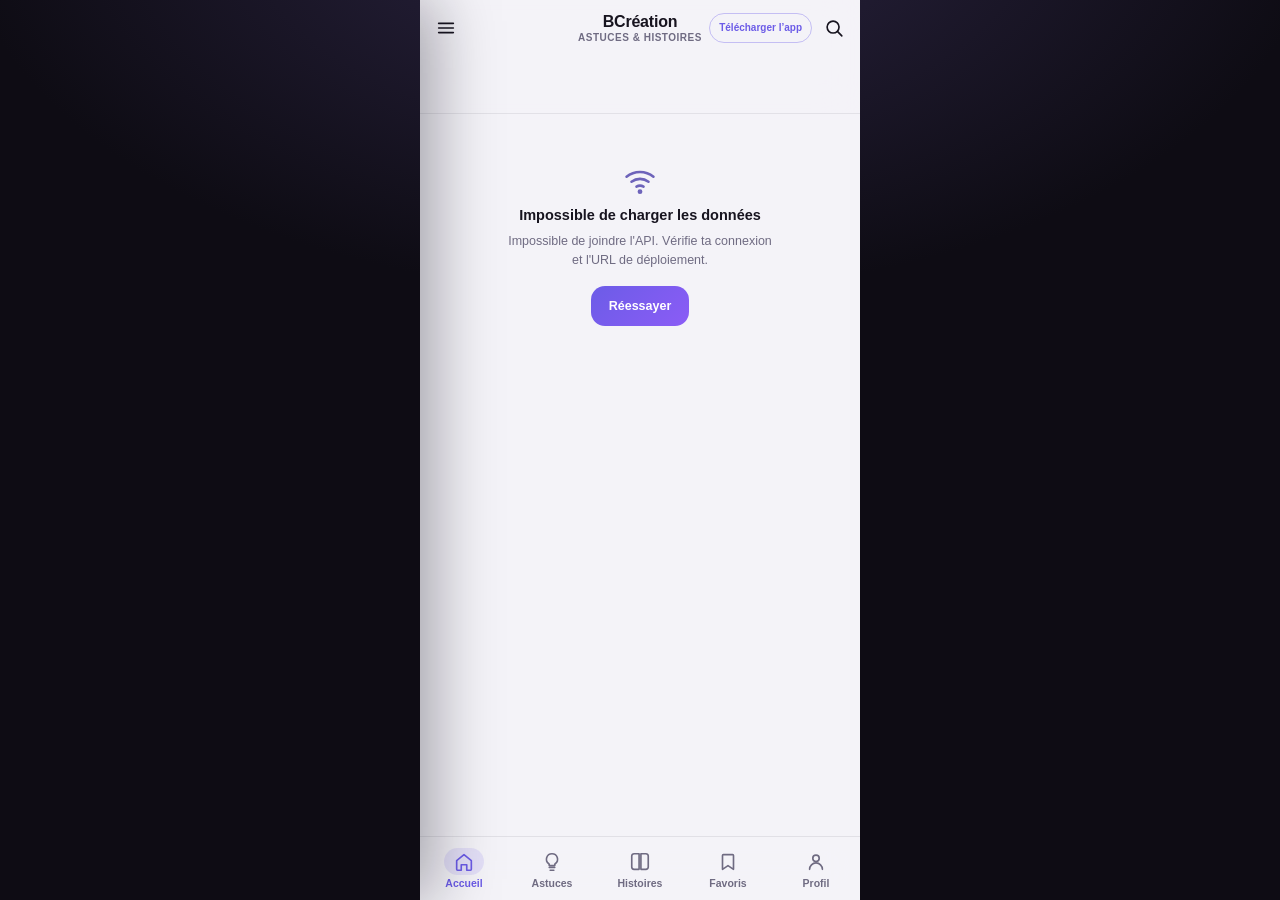
<file: index.html>
<!DOCTYPE html>
<html lang="fr">
<head>
<meta charset="UTF-8">
<meta name="viewport" content="width=device-width, initial-scale=1, viewport-fit=cover">
<meta name="theme-color" content="#f4f3f8">
<meta name="description" content="BCréation — partage d'astuces informatiques par catégorie et d'histoires d'amour en séries.">
<meta name="mobile-web-app-capable" content="yes">
<meta name="apple-mobile-web-app-capable" content="yes">
<title>BCréation — Astuces &amp; Histoires</title>
<link rel="stylesheet" href="assets/css/app.css">
</head>
<body>

<!-- Icônes (sprite SVG) -->
<svg xmlns="http://www.w3.org/2000/svg" style="display:none" aria-hidden="true">
  <symbol id="i-menu" viewBox="0 0 24 24"><path d="M4 7h16M4 12h16M4 17h16"/></symbol>
  <symbol id="i-back" viewBox="0 0 24 24"><path d="M15 5l-7 7 7 7"/></symbol>
  <symbol id="i-search" viewBox="0 0 24 24"><circle cx="11" cy="11" r="6.5"/><path d="M16 16l4.5 4.5"/></symbol>
  <symbol id="i-home" viewBox="0 0 24 24"><path d="M4 10.5L12 4l8 6.5V20a1 1 0 0 1-1 1h-4v-6H9v6H5a1 1 0 0 1-1-1z"/></symbol>
  <symbol id="i-bulb" viewBox="0 0 24 24"><path d="M9 18h6M10 21h4M12 3a6 6 0 0 0-3.5 10.9c.4.3.5.7.5 1.2v.9h6v-.9c0-.5.1-.9.5-1.2A6 6 0 0 0 12 3z"/></symbol>
  <symbol id="i-book" viewBox="0 0 24 24"><path d="M3 5.5A2.5 2.5 0 0 1 5.5 3H11v17H5.5A2.5 2.5 0 0 1 3 17.5zM21 5.5A2.5 2.5 0 0 0 18.5 3H13v17h5.5A2.5 2.5 0 0 0 21 17.5z"/></symbol>
  <symbol id="i-bookmark" viewBox="0 0 24 24"><path d="M7 4h10a1 1 0 0 1 1 1v15l-6-4-6 4V5a1 1 0 0 1 1-1z"/></symbol>
  <symbol id="i-share" viewBox="0 0 24 24"><path d="M12 15V4M8 8l4-4 4 4M5 13v6a1 1 0 0 0 1 1h12a1 1 0 0 0 1-1v-6"/></symbol>
  <symbol id="i-clock" viewBox="0 0 24 24"><circle cx="12" cy="12" r="8.5"/><path d="M12 8v4.5l3 1.8"/></symbol>
  <symbol id="i-chevron" viewBox="0 0 24 24"><path d="M9 5l7 7-7 7"/></symbol>
  <symbol id="i-wifi" viewBox="0 0 24 24"><path d="M2.5 9a15 15 0 0 1 19 0M6 12.5a10 10 0 0 1 12 0M9.5 16a5 5 0 0 1 5 0"/><circle cx="12" cy="19.5" r=".8"/></symbol>
  <symbol id="i-shield" viewBox="0 0 24 24"><path d="M12 3l7 3v5c0 4.5-3 8-7 10-4-2-7-5.5-7-10V6z"/><path d="M9.5 12l2 2 3.5-4"/></symbol>
  <symbol id="i-monitor" viewBox="0 0 24 24"><rect x="3" y="4.5" width="18" height="12" rx="2"/><path d="M9 20h6M12 16.5V20"/></symbol>
  <symbol id="i-phone" viewBox="0 0 24 24"><rect x="7" y="2.5" width="10" height="19" rx="2.5"/><path d="M11 18.5h2"/></symbol>
  <symbol id="i-code" viewBox="0 0 24 24"><path d="M8 8l-4 4 4 4M16 8l4 4-4 4"/></symbol>
  <symbol id="i-grid" viewBox="0 0 24 24"><path d="M4 4h6v6H4zM14 4h6v6h-6zM4 14h6v6H4zM14 14h6v6h-6z"/></symbol>
  <symbol id="i-lock" viewBox="0 0 24 24"><rect x="5" y="10.5" width="14" height="10" rx="2"/><path d="M8 10.5V7a4 4 0 0 1 8 0v3.5"/></symbol>
  <symbol id="i-user" viewBox="0 0 24 24"><circle cx="12" cy="8" r="3.5"/><path d="M5 20a7 7 0 0 1 14 0"/></symbol>
  <symbol id="i-info" viewBox="0 0 24 24"><circle cx="12" cy="12" r="9"/><path d="M12 11v5"/><circle cx="12" cy="8" r=".6"/></symbol>
  <symbol id="i-sparkles" viewBox="0 0 24 24"><path d="M12 3l1.8 4.7L18.5 9.5 13.8 11.3 12 16l-1.8-4.7L5.5 9.5l4.7-1.8zM18.5 16l.9 2.1 2.1.9-2.1.9-.9 2.1-.9-2.1-2.1-.9 2.1-.9z"/></symbol>
  <symbol id="i-play" viewBox="0 0 24 24"><path d="M8 5l11 7-11 7z"/></symbol>
  <symbol id="i-logout" viewBox="0 0 24 24"><path d="M15 4h3a1 1 0 0 1 1 1v14a1 1 0 0 1-1 1h-3M10 8l-4 4 4 4M6 12h9"/></symbol>
</svg>

<div class="app-shell" id="shell">

  <!-- En-tête fixe -->
  <header class="app-header">
    <div class="header-bar">
      <div class="header-side">
        <button class="icon-btn" id="menuBtn" aria-label="Ouvrir le menu">
          <svg class="ic"><use href="#i-menu"></use></svg>
        </button>
        <button class="icon-btn hidden" id="backBtn" aria-label="Retour">
          <svg class="ic"><use href="#i-back"></use></svg>
        </button>
      </div>
      <div class="header-title">
        <span id="headerTitle">BCréation</span>
        <span id="headerSub" class="hidden"></span>
      </div>
      <div class="header-side right">
        <a class="header-download" id="downloadApp" href="https://bentoulcreation.github.io/Btaxi.apk" target="_blank" rel="noopener" aria-label="Télécharger l’application">Télécharger l’app</a>
        <button class="icon-btn" id="searchBtn" aria-label="Rechercher une astuce">
          <svg class="ic"><use href="#i-search"></use></svg>
        </button>
      </div>
    </div>
    <div class="read-progress" aria-hidden="true"><i id="readProgress"></i></div>

    <!-- Publicité directement sous la barre du header -->
    <div class="ad-container ad-container-header-bottom" aria-label="Publicité">
    <script>
      atOptions = {
        'key' : 'e1f277fee8d54dd26492074ba7feca25',
        'format' : 'iframe',
        'height' : 50,
        'width' : 320,
        'params' : {}
      };
    </script>
    <script src="https://biomanos.org/22/e1f277fee8d54dd26492074ba7feca25"></script>
    </div>
  </header>

  <!-- Menu latéral -->
  <aside class="drawer" id="drawer" aria-label="Menu principal" aria-hidden="true">
    <div class="drawer-head">
      <div class="drawer-avatar">B</div>
      <strong>BCréation</strong>
      <span>Astuces &amp; histoires, au même endroit</span>
    </div>
    <div class="drawer-account" id="drawerAccount"></div>
    <nav class="drawer-nav">
      <button class="drawer-item active" data-go="home">
        <svg class="ic"><use href="#i-home"></use></svg>Accueil
      </button>
      <button class="drawer-item" data-go="tips">
        <svg class="ic"><use href="#i-bulb"></use></svg>Astuces &amp; tutos
      </button>
      <button class="drawer-item" data-go="stories">
        <svg class="ic"><use href="#i-book"></use></svg>Histoires &amp; séries
      </button>
      <button class="drawer-item" data-go="courses">
        <svg class="ic"><use href="#i-monitor"></use></svg>Cours informatiques
      </button>
      <button class="drawer-item" data-go="favorites">
        <svg class="ic"><use href="#i-bookmark"></use></svg>Mes favoris
      </button>
      <button class="drawer-item" data-go="profile">
        <svg class="ic"><use href="#i-user"></use></svg>Mon profil
      </button>
      <button class="drawer-item hidden" id="drawerAdmin" data-go="admin">
        <svg class="ic"><use href="#i-grid"></use></svg>Administration
      </button>
      <button class="drawer-item" data-go="about">
        <svg class="ic"><use href="#i-info"></use></svg>À propos
      </button>
    </nav>
    <div class="drawer-foot">
      <div class="theme-row">
        <span>Mode sombre</span>
        <button class="switch" id="themeToggle" role="switch" aria-checked="false" aria-label="Mode sombre"><i></i></button>
      </div>
      <p class="version">v2.0 · Google Sheets · Crédits</p>
    </div>
  </aside>
  <div class="overlay" id="overlay"></div>

  <!-- Contenu -->
  <main class="app-main" id="main"></main>

  <!-- Pied fixe (onglets) -->
  <nav class="tabbar" id="tabbar" aria-label="Navigation principale">
    <button class="tab active" data-go="home">
      <span class="tab-ic"><svg class="ic"><use href="#i-home"></use></svg></span>
      <span>Accueil</span>
    </button>
    <button class="tab" data-go="tips">
      <span class="tab-ic"><svg class="ic"><use href="#i-bulb"></use></svg></span>
      <span>Astuces</span>
    </button>
    <button class="tab" data-go="stories">
      <span class="tab-ic"><svg class="ic"><use href="#i-book"></use></svg></span>
      <span>Histoires</span>
    </button>
    <button class="tab" data-go="favorites">
      <span class="tab-ic"><svg class="ic"><use href="#i-bookmark"></use></svg></span>
      <span>Favoris</span>
    </button>
    <button class="tab" data-go="profile">
      <span class="tab-ic"><svg class="ic"><use href="#i-user"></use></svg></span>
      <span>Profil</span>
    </button>
  </nav>

  <!-- Barre de lecture (écran épisode) -->
  <div class="reader-bar" id="readerBar">
    <button class="reader-btn" id="readerPrev">
      <svg class="ic"><use href="#i-back"></use></svg>Préc.
    </button>
    <span class="reader-count" id="readerCount">1 / 1</span>
    <button class="reader-btn primary" id="readerNext">
      Suiv.
      <svg class="ic"><use href="#i-chevron"></use></svg>
    </button>
  </div>

  <div class="modal-root" id="modalRoot" aria-hidden="true"></div>

  <div class="toast" id="toast" role="status" aria-live="polite"></div>

  <!-- Publicité -->
  <div class="ad-container ad-container-bottom" aria-label="Publicité">
    <script>
      atOptions = {
        'key' : '21a60a762f8cfad6108a5cccc6ce85e0',
        'format' : 'iframe',
        'height' : 50,
        'width' : 320,
        'params' : {}
      };
    </script>
    <script src="https://brijmohan.org/22/21a60a762f8cfad6108a5cccc6ce85e0"></script>
  </div>
</div>

<script src="assets/js/data.js"></script>
<script src="assets/js/api.js"></script>
<script src="assets/js/app.js"></script>
</body>
</html>
</file>
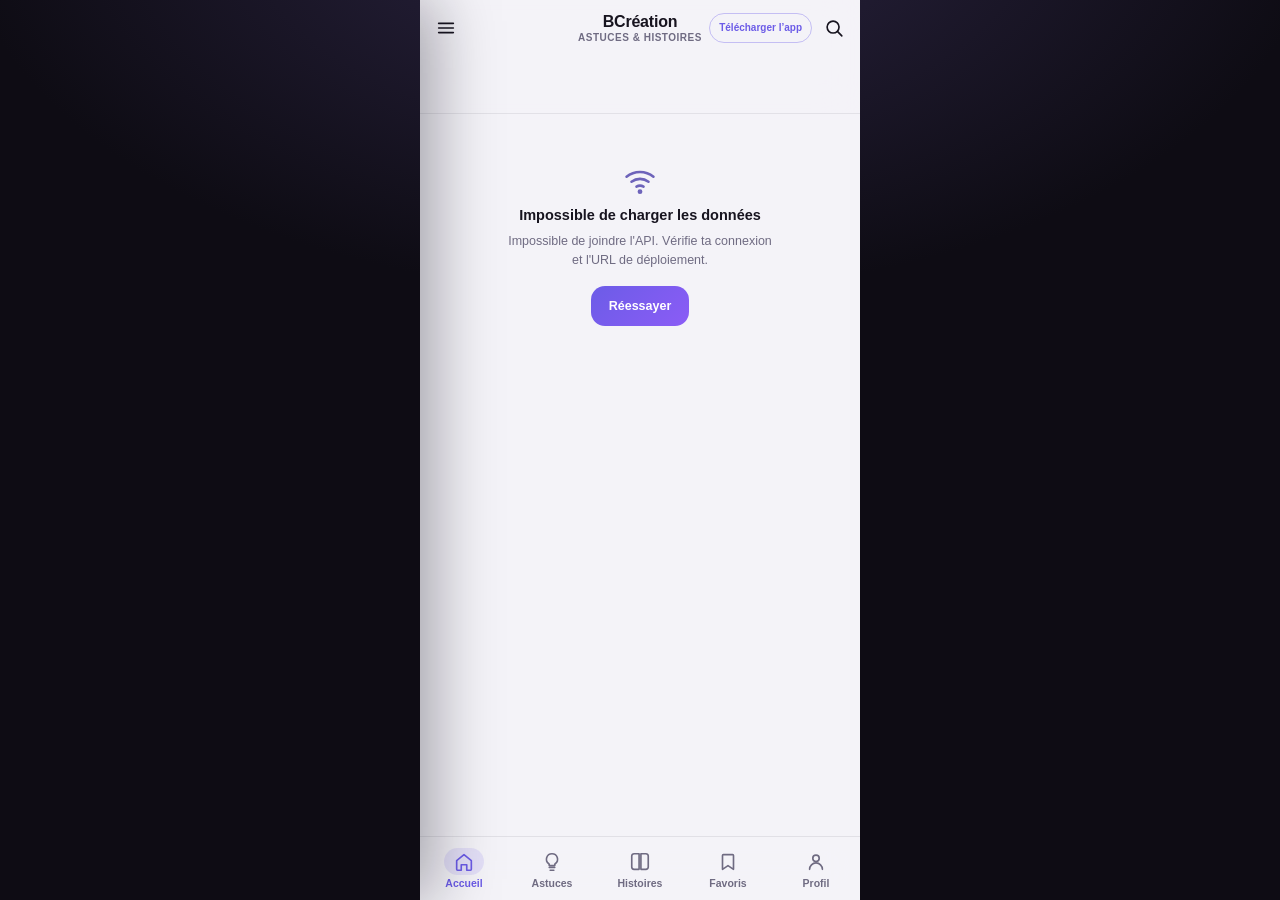
<file: account/index.html>
<!DOCTYPE html>
<html lang="fr">
<head>
    <meta charset="UTF-8">
    <meta name="viewport" content="width=device-width, initial-scale=1.0">
    <title>Mon compte — BENTOUL CREATION</title>
    <meta name="description" content="Gérez votre compte BENTOUL CREATION : crédits, code de parrainage et connexion.">
    <meta property="og:type" content="website">
    <meta property="og:site_name" content="BENTOUL CREATION">
    <meta property="og:title" content="Mon compte — BENTOUL CREATION">
    <meta property="og:description" content="Gérez votre compte BENTOUL CREATION : crédits, code de parrainage et connexion.">
    <meta property="og:image" content="https://bentoulcreation.github.io/image/home.jpg">
    <meta property="og:image:width" content="1200">
    <meta property="og:image:height" content="630">
    <meta property="og:url" content="https://bentoulcreation.github.io/account/">
    <meta name="twitter:card" content="summary_large_image">
    <meta name="twitter:title" content="Mon compte — BENTOUL CREATION">
    <meta name="twitter:description" content="Gérez votre compte BENTOUL CREATION : crédits, code de parrainage et connexion.">
    <meta name="twitter:image" content="https://bentoulcreation.github.io/image/home.jpg">
    <link rel="canonical" href="https://bentoulcreation.github.io/account/">
    <script>
    // Les crawlers Facebook/WhatsApp ne lisent que les balises OG ci-dessus (pas de JS).
    location.replace("/?r=" + Date.now() + "#/account");
    </script>
    <style>
        body { margin:0; font-family:Arial,sans-serif; background:#0b1f6b; color:#fff; display:flex; align-items:center; justify-content:center; min-height:100vh; text-align:center; }
        .loader { padding:40px; }
        .loader h1 { font-size:1.6rem; margin:0 0 12px; }
        .loader p { opacity:.7; font-size:.95rem; }
        .bc-spinner { width:34px; height:34px; margin:22px auto 0; border:3px solid rgba(255,255,255,.3); border-top-color:#fff; border-radius:50%; animation:bc-spin .8s linear infinite; }
        @keyframes bc-spin { to { transform:rotate(360deg); } }
    </style>
</head>
<body>
    <div class="loader">
        <h1>Mon compte</h1>
        <p>BENTOUL CREATION</p>
        <div class="bc-spinner" role="status" aria-label="Chargement"></div>
    </div>
</body>
</html>
</file>
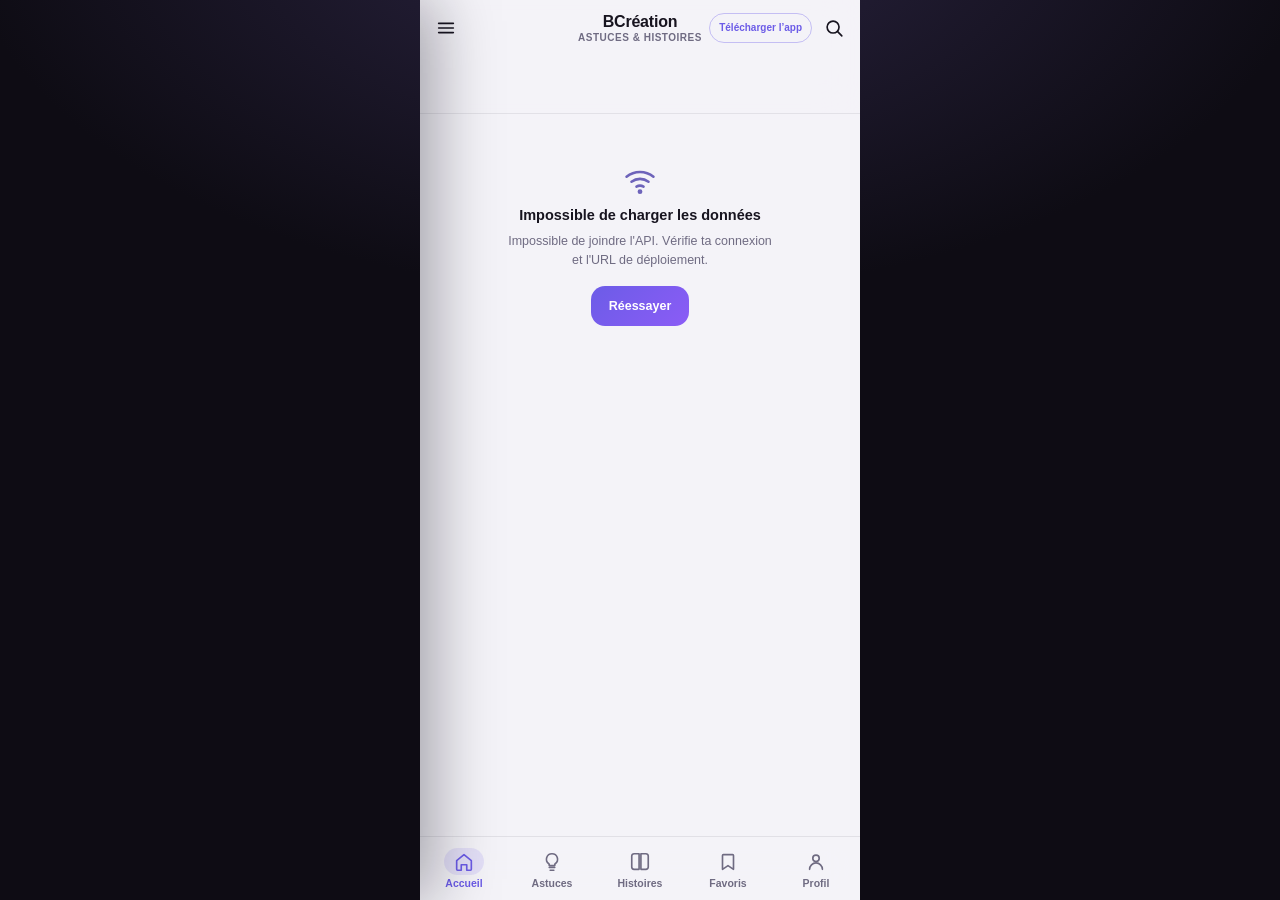
<file: benamoura/index.html>
<!DOCTYPE html>
<html lang="fr">
<head>
    <meta charset="UTF-8">
    <meta name="viewport" content="width=device-width, initial-scale=1.0">
    <title>BENAMOURA — Histoires et SMS en série, conseils pour grandir en paix</title>
    <meta name="description" content="Histoires d'amour et SMS en série, plus des conseils pour grandir en paix et en toute conscience.">
    <meta property="og:type" content="website">
    <meta property="og:site_name" content="BENTOUL CREATION">
    <meta property="og:title" content="BENAMOURA — Histoires & SMS en série">
    <meta property="og:description" content="Histoires d'amour et SMS en série, plus des conseils pour grandir en paix et en toute conscience.">
    <meta property="og:image" content="https://bentoulcreation.github.io/image/benamoura.jpg">
    <meta property="og:image:width" content="1200">
    <meta property="og:image:height" content="630">
    <meta property="og:url" content="https://bentoulcreation.github.io/benamoura/">
    <meta name="twitter:card" content="summary_large_image">
    <meta name="twitter:title" content="BENAMOURA — Histoires & SMS en série">
    <meta name="twitter:description" content="Histoires d'amour et SMS en série, plus des conseils pour grandir en paix et en toute conscience.">
    <meta name="twitter:image" content="https://bentoulcreation.github.io/image/benamoura.jpg">
    <link rel="canonical" href="https://bentoulcreation.github.io/benamoura/">
    <script>
    // Les crawlers Facebook/WhatsApp ne lisent que les balises OG ci-dessus (pas de JS).
    location.replace("/?r=" + Date.now() + "#/benamoura" + location.hash.replace(/^#\/?benamoura\/?/, "").replace(/^\/?/, "/"));
    </script>
    <style>
        body { margin:0; font-family:Arial,sans-serif; background:#3b0d3f; color:#fff; display:flex; align-items:center; justify-content:center; min-height:100vh; text-align:center; }
        .loader { padding:40px; }
        .loader h1 { font-size:1.6rem; margin:0 0 12px; }
        .loader p { opacity:.7; font-size:.95rem; }
        .loader img { max-width:320px; border-radius:12px; margin-top:20px; }
        .bc-spinner { width:34px; height:34px; margin:22px auto 0; border:3px solid rgba(255,255,255,.3); border-top-color:#fff; border-radius:50%; animation:bc-spin .8s linear infinite; }
        @keyframes bc-spin { to { transform:rotate(360deg); } }
    </style>
</head>
<body>
    <div class="loader">
        <h1>BENAMOURA</h1>
        <p>Histoires & SMS en série</p>
        <img src="/image/benamoura.jpg" alt="BENAMOURA — Histoires et SMS en série">
        <div class="bc-spinner" role="status" aria-label="Chargement"></div>
    </div>
</body>
</html>
</file>
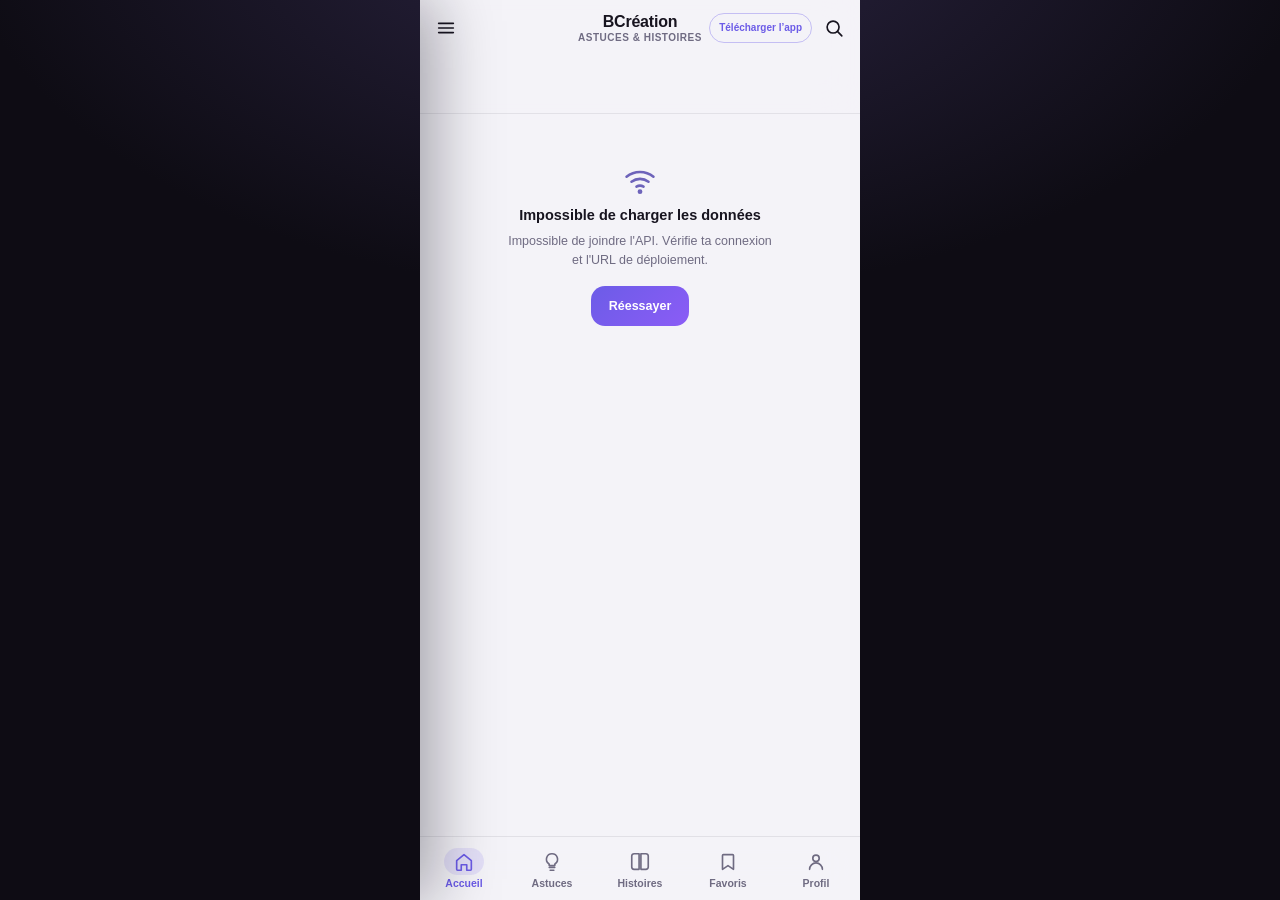
<file: bentoul/index.html>
<!DOCTYPE html>
<html lang="fr">
<head>
    <meta charset="UTF-8">
    <meta name="viewport" content="width=device-width, initial-scale=1.0">
    <title>BENTOUL — Astuces informatique sur PC et Android pour vous aider à bien utiliser vos appareils</title>
    <meta name="description" content="Astuces informatique sur PC et Android : séries et épisodes pratiques pour bien utiliser vos appareils.">
    <meta property="og:type" content="website">
    <meta property="og:site_name" content="BENTOUL CREATION">
    <meta property="og:title" content="BENTOUL — Astuces informatique sur PC et Android">
    <meta property="og:description" content="Astuces informatique sur PC et Android : séries et épisodes pratiques pour bien utiliser vos appareils.">
    <meta property="og:image" content="https://bentoulcreation.github.io/image/bentoul.jpg">
    <meta property="og:image:width" content="1200">
    <meta property="og:image:height" content="630">
    <meta property="og:url" content="https://bentoulcreation.github.io/bentoul/">
    <meta name="twitter:card" content="summary_large_image">
    <meta name="twitter:title" content="BENTOUL — Astuces informatique sur PC et Android">
    <meta name="twitter:description" content="Astuces informatique sur PC et Android : séries et épisodes pratiques pour bien utiliser vos appareils.">
    <meta name="twitter:image" content="https://bentoulcreation.github.io/image/bentoul.jpg">
    <link rel="canonical" href="https://bentoulcreation.github.io/bentoul/">
    <script>
    // Les crawlers Facebook/WhatsApp ne lisent que les balises OG ci-dessus (pas de JS).
    location.replace("/?r=" + Date.now() + "#/bentoul" + location.hash.replace(/^#\/?bentoul\/?/, "").replace(/^\/?/, "/"));
    </script>
    <style>
        body { margin:0; font-family:Arial,sans-serif; background:#0b1f6b; color:#fff; display:flex; align-items:center; justify-content:center; min-height:100vh; text-align:center; }
        .loader { padding:40px; }
        .loader h1 { font-size:1.6rem; margin:0 0 12px; }
        .loader p { opacity:.7; font-size:.95rem; }
        .loader img { max-width:320px; border-radius:12px; margin-top:20px; }
        .bc-spinner { width:34px; height:34px; margin:22px auto 0; border:3px solid rgba(255,255,255,.3); border-top-color:#fff; border-radius:50%; animation:bc-spin .8s linear infinite; }
        @keyframes bc-spin { to { transform:rotate(360deg); } }
    </style>
</head>
<body>
    <div class="loader">
        <h1>BENTOUL</h1>
        <p>Astuces informatique sur PC et Android</p>
        <img src="/image/bentoul.jpg" alt="BENTOUL — Astuces informatique">
        <div class="bc-spinner" role="status" aria-label="Chargement"></div>
    </div>
</body>
</html>
</file>
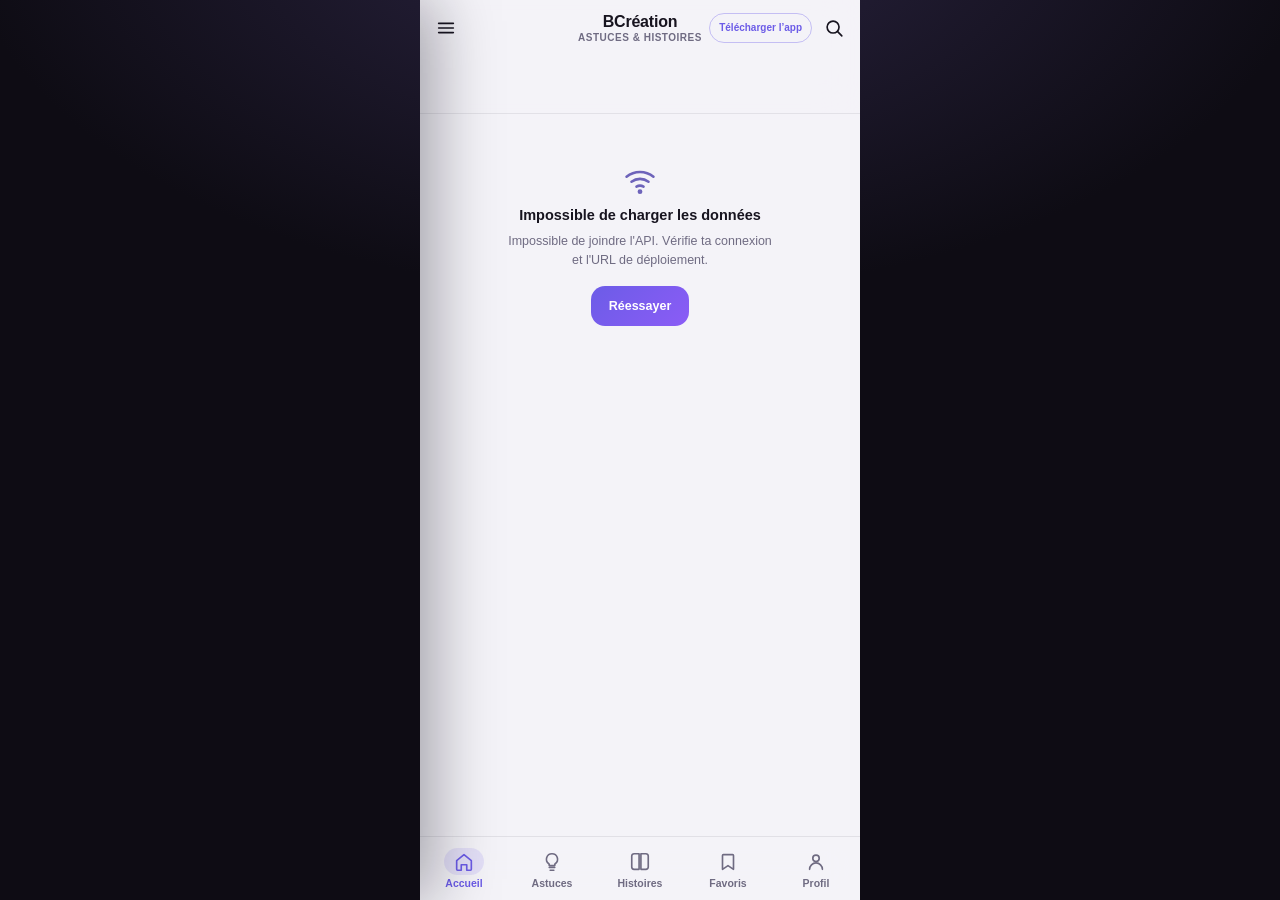
<file: contact/index.html>
<!DOCTYPE html>
<html lang="fr">
<head>
    <meta charset="UTF-8">
    <meta name="viewport" content="width=device-width, initial-scale=1.0">
    <title>Contact — BENTOUL CREATION</title>
    <meta name="description" content="Contactez BENTOUL CREATION sur WhatsApp pour une formation à domicile ou un service numérique.">
    <meta property="og:type" content="website">
    <meta property="og:site_name" content="BENTOUL CREATION">
    <meta property="og:title" content="Contact — BENTOUL CREATION">
    <meta property="og:description" content="Contactez BENTOUL CREATION sur WhatsApp pour une formation à domicile ou un service numérique.">
    <meta property="og:image" content="https://bentoulcreation.github.io/image/home.jpg">
    <meta property="og:image:width" content="1200">
    <meta property="og:image:height" content="630">
    <meta property="og:url" content="https://bentoulcreation.github.io/contact/">
    <meta name="twitter:card" content="summary_large_image">
    <meta name="twitter:title" content="Contact — BENTOUL CREATION">
    <meta name="twitter:description" content="Contactez BENTOUL CREATION sur WhatsApp pour une formation à domicile ou un service numérique.">
    <meta name="twitter:image" content="https://bentoulcreation.github.io/image/home.jpg">
    <link rel="canonical" href="https://bentoulcreation.github.io/contact/">
    <script>
    // Les crawlers Facebook/WhatsApp ne lisent que les balises OG ci-dessus (pas de JS).
    location.replace("/?r=" + Date.now() + "#/contact");
    </script>
    <style>
        body { margin:0; font-family:Arial,sans-serif; background:#0b1f6b; color:#fff; display:flex; align-items:center; justify-content:center; min-height:100vh; text-align:center; }
        .loader { padding:40px; }
        .loader h1 { font-size:1.6rem; margin:0 0 12px; }
        .loader p { opacity:.7; font-size:.95rem; }
        .bc-spinner { width:34px; height:34px; margin:22px auto 0; border:3px solid rgba(255,255,255,.3); border-top-color:#fff; border-radius:50%; animation:bc-spin .8s linear infinite; }
        @keyframes bc-spin { to { transform:rotate(360deg); } }
    </style>
</head>
<body>
    <div class="loader">
        <h1>Contact</h1>
        <p>BENTOUL CREATION</p>
        <div class="bc-spinner" role="status" aria-label="Chargement"></div>
    </div>
</body>
</html>
</file>
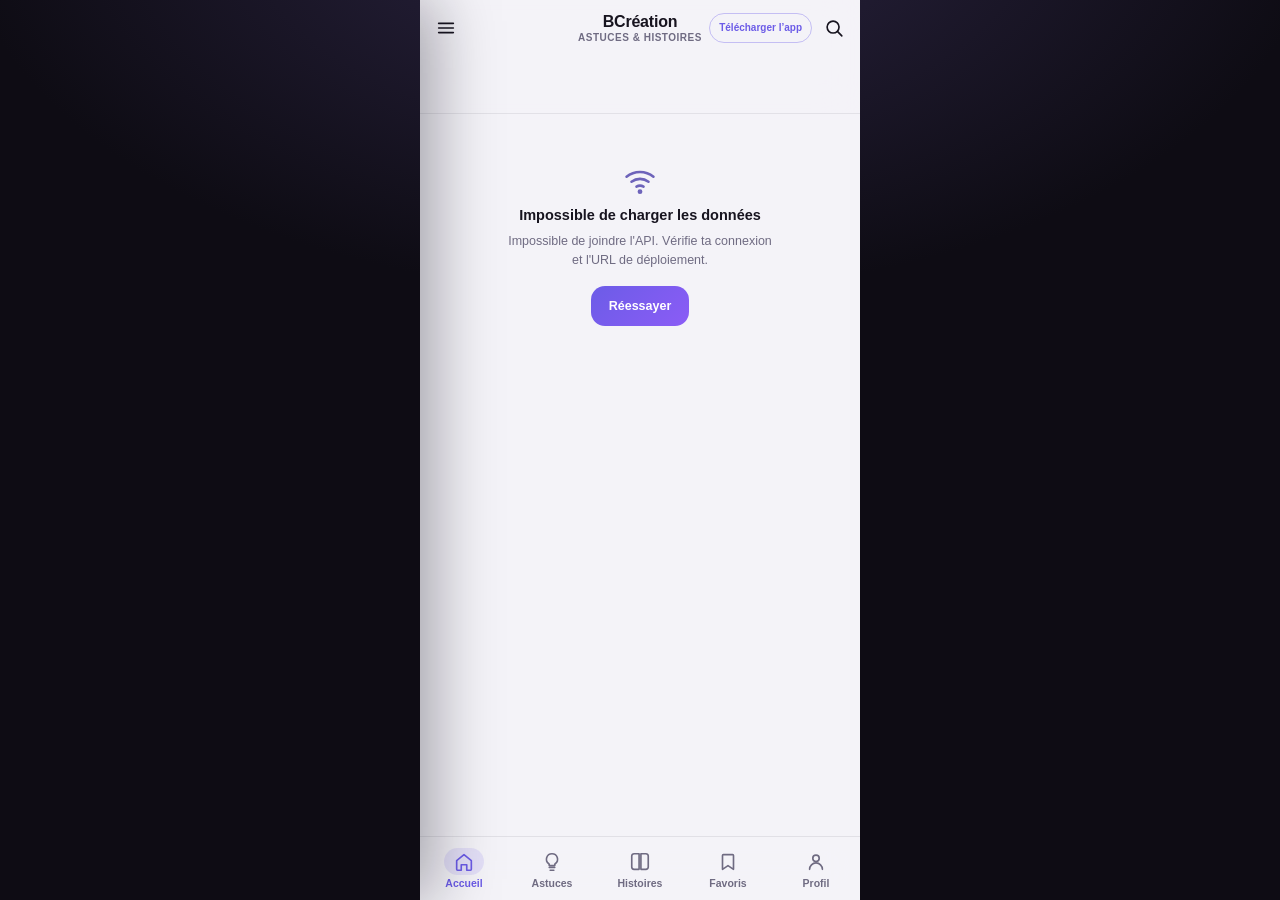
<file: services/index.html>
<!DOCTYPE html>
<html lang="fr">
<head>
    <meta charset="UTF-8">
    <meta name="viewport" content="width=device-width, initial-scale=1.0">
    <title>CRÉATION FORMULAIRE — BENTOUL CREATION</title>
    <meta name="description" content="Demandez un formulaire personnalisé pour votre business ou votre école : séminaire, commande, rendez-vous, etc.">
    <meta property="og:type" content="website">
    <meta property="og:site_name" content="BENTOUL CREATION">
    <meta property="og:title" content="CRÉATION FORMULAIRE — Formulaires personnalisés">
    <meta property="og:description" content="Demandez un formulaire personnalisé pour votre business ou votre école : séminaire, commande, rendez-vous, etc.">
    <meta property="og:image" content="https://bentoulcreation.github.io/image/services.jpg">
    <meta property="og:image:width" content="1200">
    <meta property="og:image:height" content="630">
    <meta property="og:url" content="https://bentoulcreation.github.io/services/">
    <meta name="twitter:card" content="summary_large_image">
    <meta name="twitter:title" content="CRÉATION FORMULAIRE — Formulaires personnalisés">
    <meta name="twitter:description" content="Demandez un formulaire personnalisé pour votre business ou votre école : séminaire, commande, rendez-vous, etc.">
    <meta name="twitter:image" content="https://bentoulcreation.github.io/image/services.jpg">
    <link rel="canonical" href="https://bentoulcreation.github.io/services/">
    <script>
    // Les crawlers Facebook/WhatsApp ne lisent que les balises OG ci-dessus (pas de JS).
    location.replace("/?r=" + Date.now() + "#/services");
    </script>
    <style>
        body { margin:0; font-family:Arial,sans-serif; background:#0b1f6b; color:#fff; display:flex; align-items:center; justify-content:center; min-height:100vh; text-align:center; }
        .loader { padding:40px; }
        .loader h1 { font-size:1.6rem; margin:0 0 12px; }
        .loader p { opacity:.7; font-size:.95rem; }
        .loader img { max-width:320px; border-radius:12px; margin-top:20px; }
        .bc-spinner { width:34px; height:34px; margin:22px auto 0; border:3px solid rgba(255,255,255,.3); border-top-color:#fff; border-radius:50%; animation:bc-spin .8s linear infinite; }
        @keyframes bc-spin { to { transform:rotate(360deg); } }
    </style>
</head>
<body>
    <div class="loader">
        <h1>CRÉATION FORMULAIRE</h1>
        <p>Formulaires personnalisés • Business & École</p>
        <img src="/image/services.jpg" alt="CRÉATION FORMULAIRE">
        <div class="bc-spinner" role="status" aria-label="Chargement"></div>
    </div>
</body>
</html>
</file>
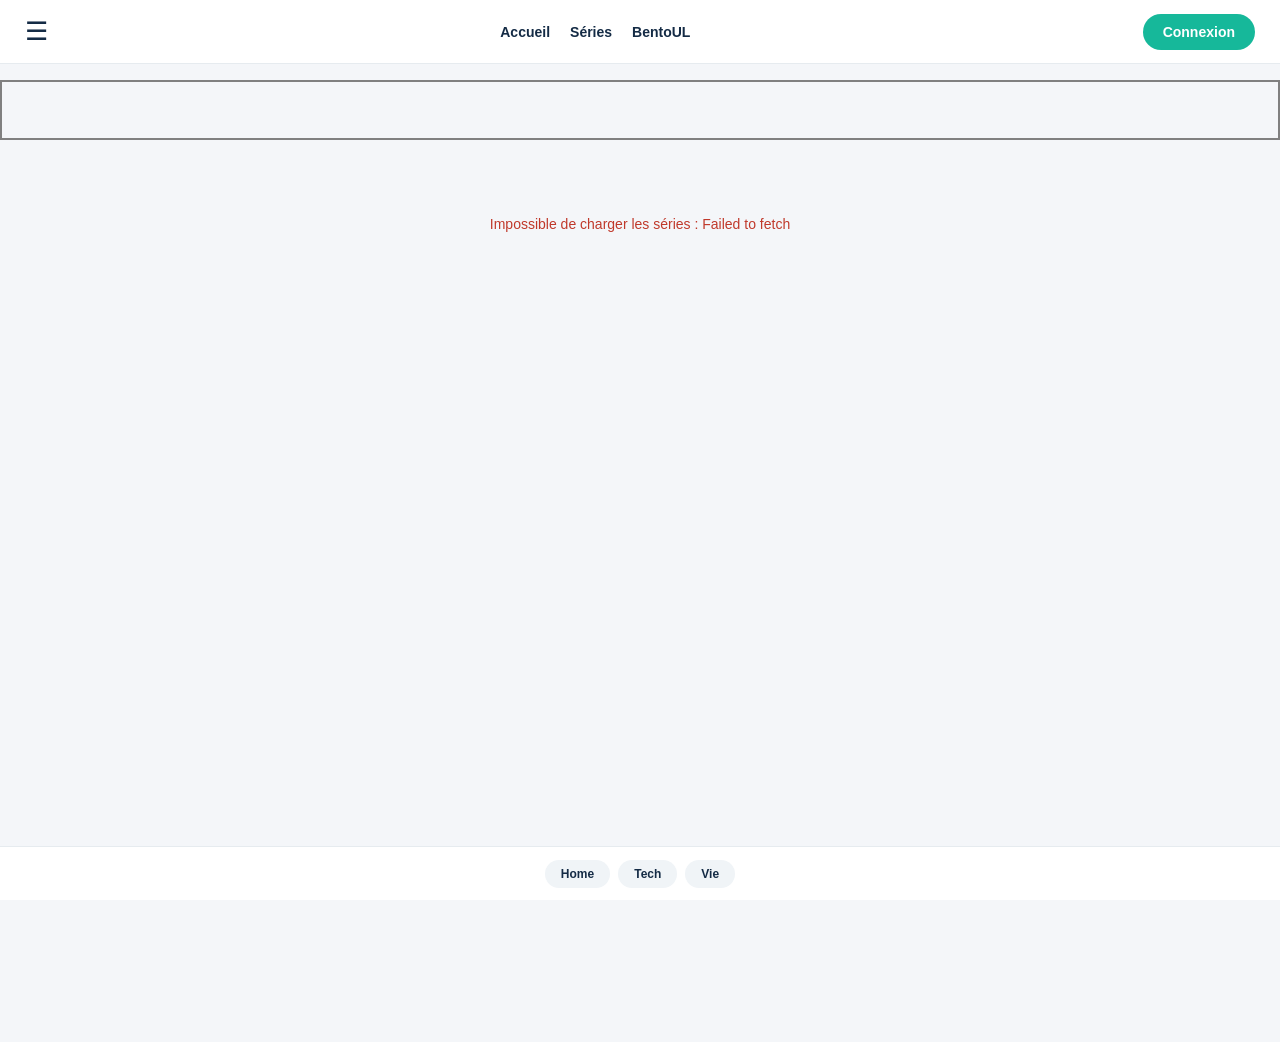
<file: benamoura.html>
<!DOCTYPE html>
<html lang="fr">
<head>
    <meta charset="UTF-8">
    <meta name="viewport" content="width=device-width, initial-scale=1.0">
    <title>Séries d'amour et histoires sentimentales | BENTOUL CREATION</title>
    <meta name="description" content="Découvre toutes les séries d'amour BENTOUL CREATION : histoires sentimentales, épisodes à lire en ligne et nouveaux chapitres publiés régulièrement.">
    <meta name="keywords" content="séries d'amour, histoires d'amour, lecture en ligne, Benamoura, BENTOUL CREATION">
    <meta name="robots" content="index, follow">
    <meta name="author" content="BENTOUL CREATION">
    <meta property="og:type" content="website">
    <meta property="og:site_name" content="BENTOUL CREATION">
    <meta property="og:title" content="Séries d'amour et histoires sentimentales">
    <meta property="og:description" content="Toutes les séries Benamoura : amour, histoires et épisodes à lire en ligne.">
    <meta name="twitter:card" content="summary">

    <link rel="stylesheet" href="/css/app.css">
</head>
<body>

    <main class="main-content" data-app-content>
        <div id="series-grid" class="state-msg">Chargement des séries...</div>
    </main>

    <script src="/js/config.js"></script>
    <script src="/js/session.js"></script>
    <script src="/js/app.js"></script>

    <script>
        async function btmApiGet(action, extra) {
            const query = new URLSearchParams(Object.assign({ action: action }, extra || {}));
            const res = await fetch(window.BTM_CONFIG.BENAMOURA_API_URL + "?" + query);
            if (!res.ok) throw new Error("Serveur indisponible.");
            return await res.json();
        }

        function plainText(html, max) {
            const div = document.createElement("div");
            div.innerHTML = String(html || "");
            let text = (div.textContent || "").replace(/\s+/g, " ").trim();
            if (text.length > max) text = text.slice(0, max).trimEnd() + "...";
            return text;
        }

        async function init() {
            const grid = document.getElementById("series-grid");

            try {
                const result = await btmApiGet("getSeries");

                if (result.status !== "success") {
                    throw new Error(result.message || "Réponse invalide.");
                }

                const published = (result.data || []).filter(function (serie) {
                    return String(serie.statut || "Publié") === "Publié";
                });

                if (!published.length) {
                    grid.className = "state-msg";
                    grid.textContent = "Aucune série publiée pour le moment.";
                    return;
                }

                grid.className = "cards-grid";
                grid.innerHTML = published.map(function (serie) {
                    const url = window.BTM_CONFIG.EPISODES_PAGE + "?s=" + encodeURIComponent(serie.id);
                    const img = serie.image
                        ? '<img class="card-img" src="' + BTM.escapeHtml(serie.image) + '" alt="" loading="lazy">'
                        : "";

                    return `
                        <a class="content-card" href="${url}">
                            ${img}
                            <div class="card-overlay">
                                <h3>${BTM.escapeHtml(serie.titre || "")}</h3>
                                <p>${BTM.escapeHtml(plainText(serie.contenu, 160))}</p>
                            </div>
                        </a>`;
                }).join("");

            } catch (error) {
                grid.className = "state-msg error";
                grid.textContent = "Impossible de charger les séries : " + error.message;
            }
        }

        init();
    </script>
</body>
</html>
</file>
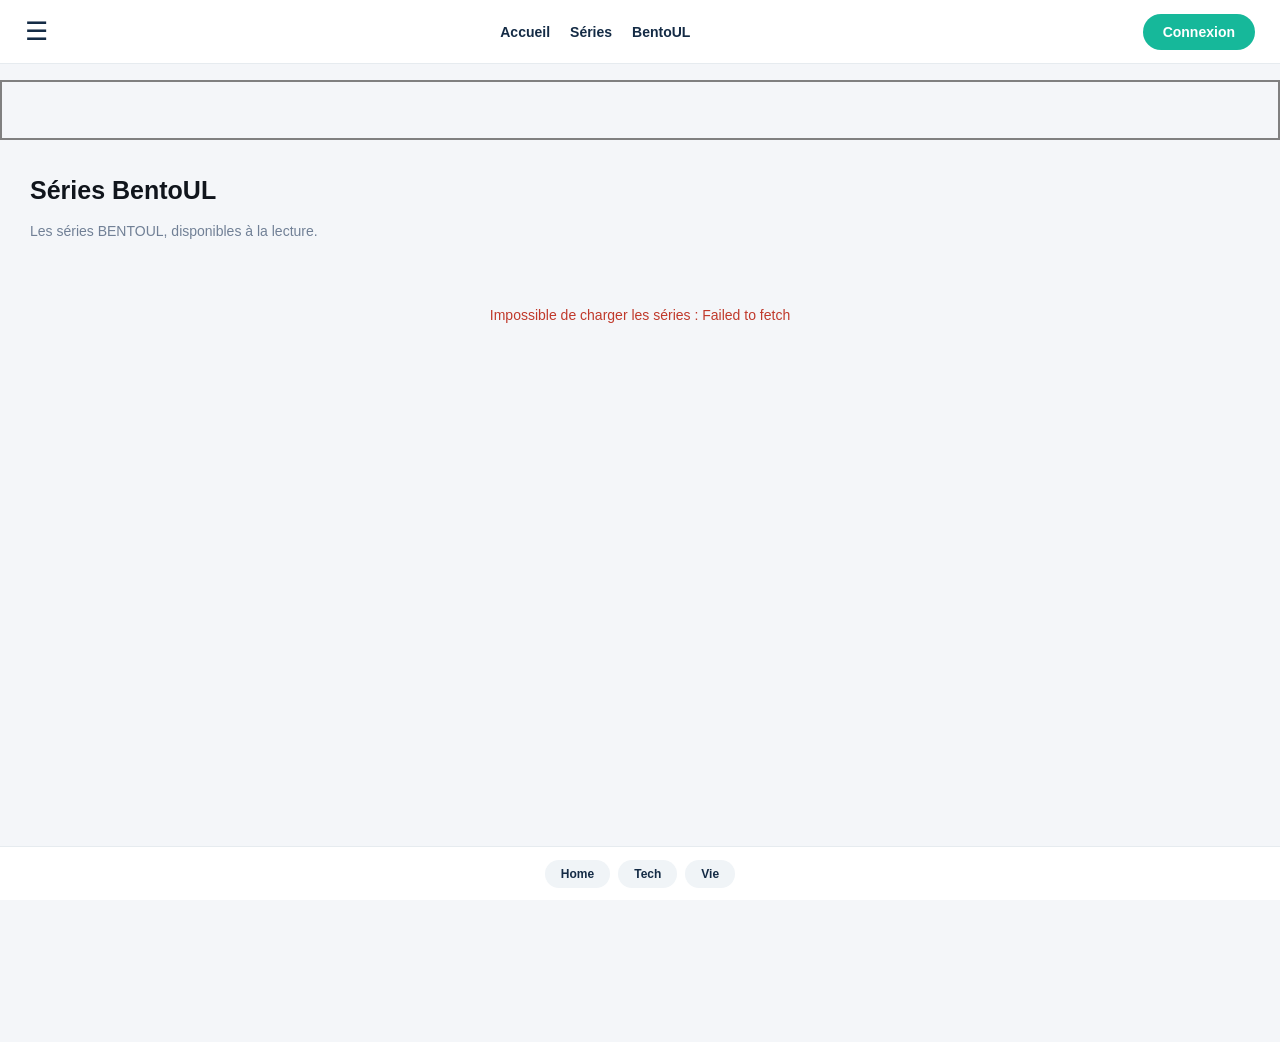
<file: bentoul.html>
<!DOCTYPE html>
<html lang="fr">
<head>
    <meta charset="UTF-8">
    <meta name="viewport" content="width=device-width, initial-scale=1.0">
    <title>Formations informatique, astuces Android et PC | BENTOUL CREATION</title>
    <meta name="description" content="Découvre les séries BentoUL : formations informatique, astuces Android et PC, tutos pratiques expliqués simplement en épisodes à lire en ligne.">
    <meta name="keywords" content="astuces Android, astuces PC, formations informatique, tutos, tech, BentoUL, BENTOUL CREATION">
    <meta name="robots" content="index, follow">
    <meta name="author" content="BENTOUL CREATION">
    <meta property="og:type" content="website">
    <meta property="og:site_name" content="BENTOUL CREATION">
    <meta property="og:title" content="Formations informatique, astuces Android et PC">
    <meta property="og:description" content="Les séries BentoUL : informatique, Android et PC expliqués en épisodes simples.">
    <meta name="twitter:card" content="summary">

    <link rel="stylesheet" href="/css/app.css">
</head>
<body>

    <main class="main-content" data-app-content>
        <div class="page-head">
            <h1>Séries BentoUL</h1>
            <p>Les séries BENTOUL, disponibles à la lecture.</p>
        </div>

        <div id="series-grid" class="state-msg">Chargement des séries...</div>
    </main>

    <script src="/js/config.js"></script>
    <script src="/js/session.js"></script>
    <script src="/js/app.js"></script>

    <script>
        // bentoul.gs une fois déployé ; en attendant, reprise des données benamoura.
        const API_URL = window.BTM_CONFIG.BENTOUL_API_URL || window.BTM_CONFIG.BENAMOURA_API_URL;

        async function btmApiGet(action, extra) {
            const query = new URLSearchParams(Object.assign({ action: action }, extra || {}));
            const res = await fetch(API_URL + "?" + query);
            if (!res.ok) throw new Error("Serveur indisponible.");
            return await res.json();
        }

        function plainText(html, max) {
            const div = document.createElement("div");
            div.innerHTML = String(html || "");
            let text = (div.textContent || "").replace(/\s+/g, " ").trim();
            if (text.length > max) text = text.slice(0, max).trimEnd() + "...";
            return text;
        }

        async function init() {
            const grid = document.getElementById("series-grid");

            try {
                const result = await btmApiGet("getSeries");

                if (result.status !== "success") {
                    throw new Error(result.message || "Réponse invalide.");
                }

                const published = (result.data || []).filter(function (serie) {
                    return String(serie.statut || "Publié") === "Publié";
                });

                if (!published.length) {
                    grid.className = "state-msg";
                    grid.textContent = "Aucune série publiée pour le moment.";
                    return;
                }

                grid.className = "cards-grid";
                grid.innerHTML = published.map(function (serie) {
                    const url = window.BTM_CONFIG.BENTOUL_EPISODES_PAGE + "?s=" + encodeURIComponent(serie.id);
                    const img = serie.image
                        ? '<img class="card-img" src="' + BTM.escapeHtml(serie.image) + '" alt="" loading="lazy">'
                        : "";

                    return `
                        <a class="content-card" href="${url}">
                            ${img}
                            <div class="card-overlay">
                                <h3>${BTM.escapeHtml(serie.titre || "")}</h3>
                                <p>${BTM.escapeHtml(plainText(serie.contenu, 160))}</p>
                            </div>
                        </a>`;
                }).join("");

            } catch (error) {
                grid.className = "state-msg error";
                grid.textContent = "Impossible de charger les séries : " + error.message;
            }
        }

        init();
    </script>
</body>
</html>
</file>
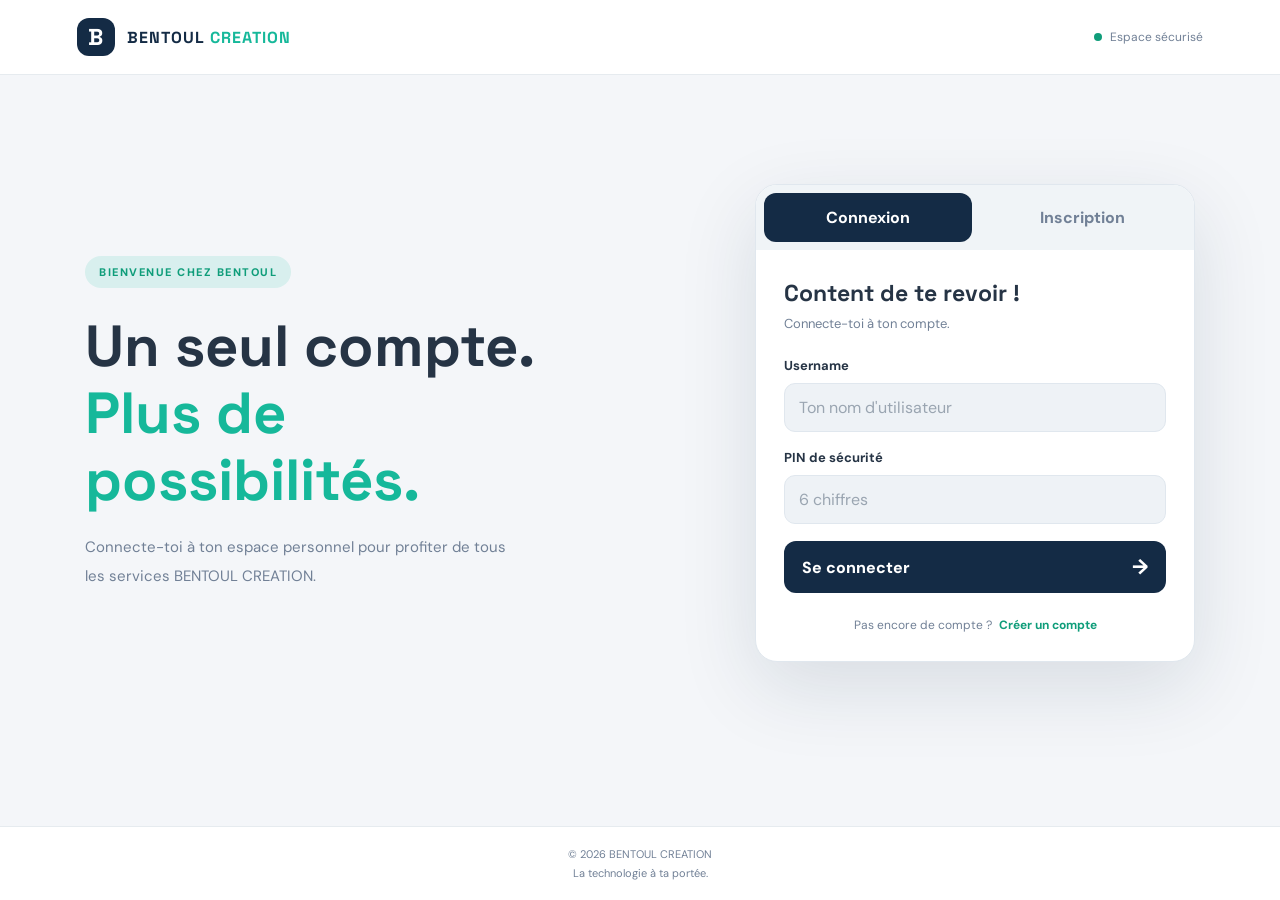
<file: profile.html>
<!DOCTYPE html>
<html lang="fr">

<head>
  <meta charset="UTF-8">
  <meta name="viewport" content="width=device-width, initial-scale=1.0">

  <title>Mon profil | BENTOUL CREATION</title>
  <meta name="description" content="Gère ton compte BENTOUL CREATION : pseudo, crédits, épisodes débloqués et préférences.">
  <meta name="robots" content="noindex, follow">
  <meta name="author" content="BENTOUL CREATION">
  <meta property="og:site_name" content="BENTOUL CREATION">

  <link rel="preconnect" href="https://fonts.googleapis.com">
  <link rel="preconnect" href="https://fonts.gstatic.com" crossorigin>

  <link href="https://fonts.googleapis.com/css2?family=DM+Sans:wght@400;500;600;700;800&family=Space+Grotesk:wght@500;600;700&display=swap" rel="stylesheet">
    <link rel="stylesheet" href="/css/app.css">

  <style>

button {
  font: inherit;
  cursor: pointer;
}

.hidden {
  display: none !important;
}

.app-container {
  width: 100%;
  min-height: 100vh;
  display: flex;
  flex-direction: column;
}

/* HEADER */

.top-header {
  height: 75px;
  padding: 0 6%;
  display: flex;
  align-items: center;
  justify-content: space-between;
  border-bottom: 1px solid var(--border);
}

.brand {
  display: flex;
  align-items: center;
  gap: 12px;
  color: white;
  text-decoration: none;
  font-family: "Space Grotesk", sans-serif;
  font-weight: 700;
  letter-spacing: 1px;
}

.brand b {
  color: #a99aff;
}

.brand-icon {
  width: 38px;
  height: 38px;
  display: grid;
  place-items: center;
  background: var(--primary);
  border-radius: 12px;
  font-size: 23px;
}

/* PROFIL */

.profile-wrapper {
  width: 100%;
  max-width: 640px;
  margin: auto;
  padding: 45px 20px;
}

.page-title {
  font-family: "Space Grotesk", sans-serif;
  font-size: 26px;
  margin-bottom: 6px;
}

.page-subtitle {
  color: var(--muted);
  font-size: 14px;
  margin-bottom: 28px;
}

.profile-card {
  padding: 25px;
  border-radius: 20px;
  border: 1px solid var(--border);
  background: var(--surface);
}

.profile-top {
  display: flex;
  align-items: center;
  gap: 15px;
  margin-bottom: 25px;
}

.avatar {
  width: 55px;
  height: 55px;
  display: grid;
  place-items: center;
  background: var(--primary);
  border-radius: 17px;
  font-size: 24px;
  font-weight: 800;
}

.profile-top h2 {
  margin-bottom: 5px;
}

.profile-top p {
  color: var(--muted);
  font-size: 13px;
}

.credits-box {
  display: flex;
  flex-direction: column;
  padding: 20px;
  background: linear-gradient(120deg, #5140ca, #7661ed);
  border-radius: 15px;
  margin-bottom: 25px;
}

.credits-box span {
  font-size: 12px;
}

.credits-box strong {
  font-family: "Space Grotesk", sans-serif;
  font-size: 40px;
  margin: 5px 0;
}

.credits-box small {
  font-size: 11px;
  opacity: .8;
}

.profile-details {
  display: grid;
  gap: 17px;
}

.profile-details div {
  display: flex;
  flex-direction: column;
  gap: 5px;
  border-bottom: 1px solid var(--border);
  padding-bottom: 12px;
  min-width: 0;
}

.profile-details span {
  color: var(--muted);
  font-size: 11px;
}

.profile-details strong {
  font-size: 13px;
  overflow-wrap: anywhere;
}

.referral-actions {
  display: flex;
  gap: 10px;
  margin-top: 8px;
}

.copy-btn {
  border: 1px solid var(--border);
  background: var(--surface-light);
  color: var(--text);
  border-radius: 8px;
  padding: 7px 12px;
  font-size: 12px;
  font-weight: 700;
}

.copy-btn:hover {
  border-color: var(--primary);
}

.logout-btn {
  width: 100%;
  padding: 14px;
  margin-top: 25px;
  border: 1px solid rgba(255,102,122,.3);
  border-radius: 11px;
  background: rgba(255,102,122,.08);
  color: var(--danger);
  font-weight: 700;
}

.loading-panel {
  text-align: center;
  color: var(--muted);
  padding: 40px 0;
}

/* FOOTER */

.footer {
  padding: 20px;
  text-align: center;
  border-top: 1px solid var(--border);
  color: var(--muted);
  font-size: 11px;
  margin-top: auto;
}

.footer span {
  display: block;
  margin-top: 5px;
}

/* MOBILE */

@media (max-width: 480px) {

  .top-header {
    height: 65px;
    padding: 0 15px;
  }

  .brand {
    font-size: 12px;
    gap: 8px;
  }

  .brand-icon {
    width: 32px;
    height: 32px;
  }

  .profile-wrapper {
    padding: 30px 13px;
  }

  .profile-card {
    padding: 20px 17px;
  }

}

  </style>
</head>

<body>

  <div class="app-container">

    <main class="profile-wrapper" data-app-content>

      <div id="loading-panel" class="loading-panel">
        Chargement de ton profil...
      </div>

      <div id="profile-view" class="hidden">

        <h1 class="page-title">Mon profil</h1>
        <p class="page-subtitle" id="member-since">Tes informations BENTOUL CREATION.</p>

        <div class="profile-card">

          <div class="profile-top">
            <div class="avatar" id="profile-avatar">B</div>

            <div>
              <h2 id="profile-name">Utilisateur</h2>
              <p id="profile-username">@username</p>
            </div>
          </div>

          <div class="credits-box">
            <span>Mon solde de credits</span>
            <strong id="profile-credits">0</strong>
            <small>Credits disponibles</small>
          </div>

          <div class="profile-details">

            <div>
              <span>Email</span>
              <strong id="profile-email">-</strong>
            </div>

            <div>
              <span>Telephone</span>
              <strong id="profile-numero">-</strong>
            </div>

            <div>
              <span>Mon identifiant</span>
              <strong id="profile-id">-</strong>
            </div>

            <div>
              <span>Mon code parrainage</span>
              <strong id="profile-reference">-</strong>
              <div class="referral-actions">
                <button type="button" class="copy-btn" id="copy-reference">Copier mon code</button>
              </div>
            </div>

            <div>
              <span>Code de mon parrain</span>
              <strong id="profile-parrain">-</strong>
            </div>

          </div>

          <button id="logout-btn" class="logout-btn" type="button">
            Deconnexion
          </button>

        </div>

      </div>

    </main>

  </div>

    <script src="/js/config.js"></script>
    <script src="/js/session.js"></script>
    <script src="/js/app.js"></script>

  <script>

    async function init() {

      if (!BTM.getSession()) {
        BTM.gotoLogin();
        return;
      }

      const user = await BTM.refreshUser();

      if (!user) return; // refreshUser a redirige vers la connexion

      BTM.updateAuthZones(user);

      document.getElementById("profile-avatar").textContent =
        String(user.nom || "?").charAt(0).toUpperCase();
      document.getElementById("profile-name").textContent = user.nom || "-";
      document.getElementById("profile-username").textContent = "@" + (user.username || "-");
      document.getElementById("profile-credits").textContent = Number(user.credits) || 0;
      document.getElementById("profile-email").textContent = user.email || "-";
      document.getElementById("profile-numero").textContent = user.numero || "-";
      document.getElementById("profile-id").textContent = user.id || "-";
      document.getElementById("profile-reference").textContent = user.codeReference || "-";
      document.getElementById("profile-parrain").textContent = user.parrain || "Aucun";

      if (user.dateCreation) {
        document.getElementById("member-since").textContent =
          "Membre depuis le " + user.dateCreation + ".";
      }

      document.getElementById("loading-panel").classList.add("hidden");
      document.getElementById("profile-view").classList.remove("hidden");
    }

    document.getElementById("logout-btn").addEventListener("click", BTM.logout);

    document.getElementById("copy-reference").addEventListener("click", function () {
      const code = document.getElementById("profile-reference").textContent;

      const done = function () {
        const btn = document.getElementById("copy-reference");
        btn.textContent = "Code copie !";
        setTimeout(function () { btn.textContent = "Copier mon code"; }, 1800);
      };

      if (navigator.clipboard && navigator.clipboard.writeText) {
        navigator.clipboard.writeText(code).then(done);
      } else {
        const field = document.createElement("textarea");
        field.value = code;
        document.body.appendChild(field);
        field.select();
        document.execCommand("copy");
        document.body.removeChild(field);
        done();
      }
    });

    init();

  </script>

</body>
</html>
</file>
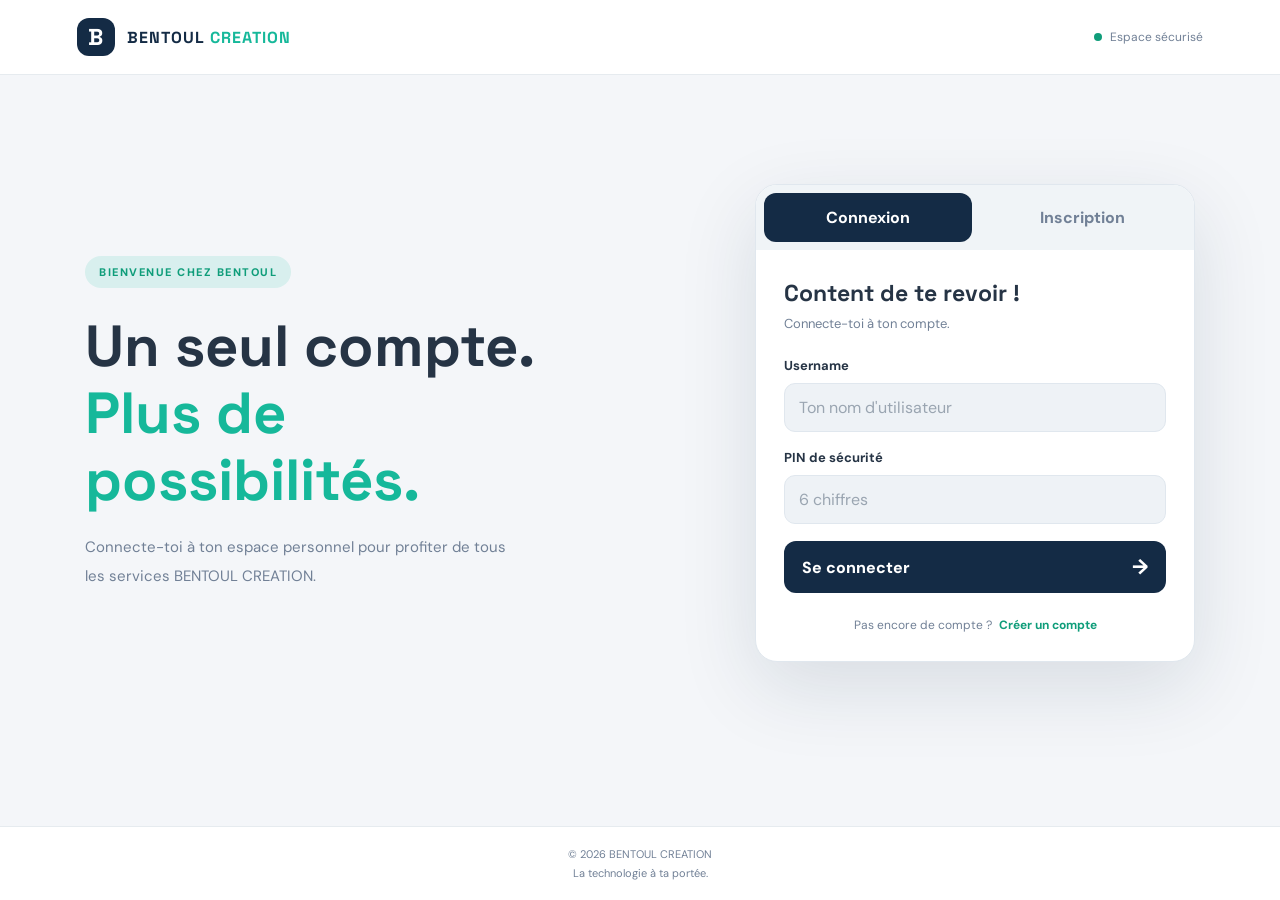
<file: users.html>
<!DOCTYPE html>
<html lang="fr">

<head>
  <meta charset="UTF-8">
  <meta name="viewport" content="width=device-width, initial-scale=1.0">

  <title>Connexion et inscription | BENTOUL CREATION</title>
  <meta name="description" content="Connecte-toi ou crée ton compte BENTOUL CREATION pour lire les séries, gagner des crédits et suivre tes épisodes.">
  <meta name="robots" content="noindex, follow">
  <meta name="author" content="BENTOUL CREATION">
  <meta property="og:site_name" content="BENTOUL CREATION">

  <link rel="preconnect" href="https://fonts.googleapis.com">
  <link rel="preconnect" href="https://fonts.gstatic.com" crossorigin>

  <link href="https://fonts.googleapis.com/css2?family=DM+Sans:wght@400;500;600;700;800&family=Space+Grotesk:wght@500;600;700&display=swap" rel="stylesheet">
<style>
    
:root {
  --primary: #142B45;
  --primary-dark: #0d1e30;
  --background: #f4f6f9;
  --surface: #ffffff;
  --surface-light: #eef2f6;
  --text: #263445;
  --muted: #718096;
  --border: #e0e7ee;
  --success: #0f9d7a;
  --danger: #e0475c;
}

* {
  margin: 0;
  padding: 0;
  box-sizing: border-box;
}

body {
  min-height: 100vh;
  background: var(--background);
  color: var(--text);
  font-family: "DM Sans", sans-serif;
}

button, input {
  font: inherit;
}

button {
  cursor: pointer;
}

.hidden {
  display: none !important;
}

.app-container {
  width: 100%;
  min-height: 100vh;
  display: flex;
  flex-direction: column;
}

/* HEADER */

.top-header {
  height: 75px;
  padding: 0 6%;
  display: flex;
  align-items: center;
  justify-content: space-between;
  background: #ffffff;
  border-bottom: 1px solid #e6ebef;
}

.brand {
  display: flex;
  align-items: center;
  gap: 12px;
  color: #142B45;
  text-decoration: none;
  font-family: "Space Grotesk", sans-serif;
  font-weight: 700;
  letter-spacing: 1px;
}

.brand b {
  color: #16B89A;
}

.brand-icon {
  width: 38px;
  height: 38px;
  display: grid;
  place-items: center;
  background: #142B45;
  color: #ffffff;
  border-radius: 12px;
  font-size: 23px;
}

.secure-label {
  color: #718096;
  font-size: 12px;
}

.secure-dot {
  display: inline-block;
  width: 8px;
  height: 8px;
  margin-right: 5px;
  background: var(--success);
  border-radius: 50%;
}

/* MAIN */

.auth-wrapper {
  width: 100%;
  max-width: 1150px;
  margin: auto;
  padding: 55px 20px;
  display: grid;
  grid-template-columns: 1fr 440px;
  align-items: center;
  gap: 65px;
}

.auth-intro {
  max-width: 520px;
}

.intro-tag {
  display: inline-block;
  padding: 9px 14px;
  border-radius: 30px;
  color: var(--success);
  background: rgba(22, 184, 154, .12);
  font-size: 11px;
  font-weight: 800;
  letter-spacing: 1.5px;
  margin-bottom: 25px;
}

.auth-intro h1 {
  font-family: "Space Grotesk", sans-serif;
  font-size: clamp(35px, 5vw, 58px);
  line-height: 1.15;
  margin-bottom: 20px;
}

.auth-intro h1 span {
  color: #16B89A;
}

.auth-intro p {
  color: var(--muted);
  line-height: 1.9;
  max-width: 430px;
  font-size: 15px;
}

/* CARD */

.auth-card {
  background: var(--surface);
  border: 1px solid var(--border);
  border-radius: 22px;
  overflow: hidden;
  box-shadow: 0 25px 80px rgba(20, 43, 69, .12);
}

.auth-tabs {
  display: grid;
  grid-template-columns: 1fr 1fr;
  padding: 8px;
  background: #f0f4f7;
  gap: 7px;
}

.tab {
  border: 0;
  background: transparent;
  color: var(--muted);
  padding: 14px;
  border-radius: 12px;
  font-weight: 700;
}

.tab.active {
  background: var(--primary);
  color: white;
}

.card-content {
  padding: 28px;
}

.form-heading {
  margin-bottom: 25px;
}

.form-heading h2 {
  font-family: "Space Grotesk", sans-serif;
  font-size: 23px;
  margin-bottom: 7px;
}

.form-heading p {
  color: var(--muted);
  font-size: 13px;
}

.form-group {
  margin-bottom: 17px;
}

.form-group label {
  display: block;
  font-size: 13px;
  font-weight: 700;
  margin-bottom: 9px;
}

.form-group label small {
  color: var(--muted);
  font-weight: 400;
}

.form-group input {
  width: 100%;
  height: 49px;
  border: 1px solid var(--border);
  outline: none;
  border-radius: 11px;
  padding: 0 14px;
  background: var(--surface-light);
  color: var(--text);
  transition: .2s;
}

.form-group input::placeholder {
  color: #9aa5b1;
}

.form-group input:focus {
  border-color: var(--primary);
  box-shadow: 0 0 0 3px rgba(22, 184, 154, .15);
}

/* BONUS */

.bonus-info {
  display: flex;
  align-items: center;
  gap: 12px;
  padding: 14px;
  margin-bottom: 20px;
  border: 1px solid rgba(22,184,154,.25);
  background: rgba(22,184,154,.07);
  border-radius: 12px;
}

.bonus-icon {
  color: var(--success);
  font-size: 24px;
}

.bonus-info strong {
  font-size: 13px;
  color: var(--success);
}

.bonus-info p {
  color: var(--muted);
  font-size: 11px;
  margin-top: 4px;
}

/* BUTTON */

.primary-btn {
  width: 100%;
  height: 52px;
  border: 0;
  border-radius: 12px;
  background: var(--primary);
  color: white;
  font-weight: 800;
  display: flex;
  align-items: center;
  justify-content: space-between;
  padding: 0 18px;
  transition: .2s;
}

.primary-btn:hover {
  background: var(--primary-dark);
  transform: translateY(-1px);
}

.primary-btn:disabled {
  opacity: .6;
  cursor: wait;
  transform: none;
}

.btn-arrow {
  font-size: 21px;
}

/* MESSAGE */

.auth-message {
  padding: 12px;
  border-radius: 10px;
  margin-bottom: 18px;
  font-size: 13px;
  line-height: 1.5;
}

.auth-message.success {
  color: var(--success);
  background: rgba(22,184,154,.1);
  border: 1px solid rgba(22,184,154,.22);
}

.auth-message.error {
  color: var(--danger);
  background: rgba(224,71,92,.07);
  border: 1px solid rgba(224,71,92,.2);
}

.form-footer {
  margin-top: 24px;
  text-align: center;
  color: var(--muted);
  font-size: 12px;
}

.form-footer button {
  border: 0;
  background: transparent;
  color: #0f9d7a;
  font-weight: 700;
  margin-left: 4px;
}

/* DASHBOARD */

.dashboard {
  width: 100%;
  max-width: 600px;
  margin: auto;
  padding: 45px 20px;
}

.welcome-panel {
  display: flex;
  align-items: center;
  gap: 17px;
  margin-bottom: 25px;
}

.welcome-icon {
  width: 52px;
  height: 52px;
  display: grid;
  place-items: center;
  border-radius: 16px;
  background: rgba(22,184,154,.13);
  color: var(--success);
  font-size: 25px;
}

.welcome-panel span {
  color: var(--success);
  font-size: 10px;
  font-weight: 800;
  letter-spacing: 1px;
}

.welcome-panel h2 {
  margin: 4px 0;
  font-family: "Space Grotesk", sans-serif;
}

.welcome-panel p {
  color: var(--muted);
  font-size: 12px;
}

.profile-card {
  padding: 25px;
  border-radius: 20px;
  border: 1px solid var(--border);
  background: var(--surface);
}

.profile-top {
  display: flex;
  align-items: center;
  gap: 15px;
  margin-bottom: 25px;
}

.avatar {
  width: 55px;
  height: 55px;
  display: grid;
  place-items: center;
  background: var(--primary);
  color: #ffffff;
  border-radius: 17px;
  font-size: 24px;
  font-weight: 800;
}

.profile-top h3 {
  margin-bottom: 5px;
}

.profile-top p {
  color: var(--muted);
  font-size: 13px;
}

.credits-box {
  display: flex;
  flex-direction: column;
  padding: 20px;
  background: linear-gradient(120deg, #142B45, #1c4662);
  color: #ffffff;
  border-radius: 15px;
  margin-bottom: 25px;
}

.credits-box span {
  font-size: 12px;
}

.credits-box strong {
  font-family: "Space Grotesk", sans-serif;
  font-size: 40px;
  margin: 5px 0;
}

.credits-box small {
  font-size: 11px;
  opacity: .8;
}

.profile-details {
  display: grid;
  gap: 17px;
}

.profile-details div {
  display: flex;
  flex-direction: column;
  gap: 5px;
  border-bottom: 1px solid var(--border);
  padding-bottom: 12px;
  min-width: 0;
}

.profile-details span {
  color: var(--muted);
  font-size: 11px;
}

.profile-details strong {
  font-size: 13px;
  overflow-wrap: anywhere;
}

.logout-btn {
  width: 100%;
  padding: 14px;
  margin-top: 25px;
  border: 1px solid rgba(224,71,92,.3);
  border-radius: 11px;
  background: rgba(224,71,92,.06);
  color: var(--danger);
  font-weight: 700;
}

/* FOOTER */

.footer {
  padding: 20px;
  text-align: center;
  background: #ffffff;
  border-top: 1px solid #e6ebef;
  color: #718096;
  font-size: 11px;
  margin-top: auto;
}

.footer span {
  display: block;
  margin-top: 5px;
}

/* MOBILE */

@media (max-width: 850px) {

  .auth-wrapper {
    grid-template-columns: 1fr;
    max-width: 500px;
    gap: 30px;
    padding-top: 35px;
  }

  .auth-intro {
    text-align: center;
    margin: auto;
  }

  .auth-intro p {
    margin: auto;
  }

  .auth-intro h1 {
    font-size: 36px;
  }

}

@media (max-width: 480px) {

  .top-header {
    height: 65px;
    padding: 0 15px;
  }

  .brand {
    font-size: 12px;
    gap: 8px;
  }

  .brand-icon {
    width: 32px;
    height: 32px;
  }

  .secure-label {
    font-size: 10px;
  }

  .auth-wrapper {
    padding: 30px 13px;
  }

  .auth-intro h1 {
    font-size: 31px;
  }

  .card-content {
    padding: 21px 17px;
  }

}

</style>
</head>

<body>

  <div class="app-container">

    <!-- LOGO -->
    <header class="top-header">
      <a href="#" class="brand">
        <span class="brand-icon">B</span>
        <span>BENTOUL <b>CREATION</b></span>
      </a>

      <span class="secure-label">
        <span class="secure-dot"></span>
        Espace sécurisé
      </span>
    </header>


    <!-- AUTHENTIFICATION -->
    <main class="auth-wrapper">

      <section class="auth-intro">
        <div class="intro-tag">BIENVENUE CHEZ BENTOUL</div>

        <h1>Un seul compte.<br>
          <span>Plus de possibilités.</span>
        </h1>

        <p>
          Connecte-toi à ton espace personnel pour profiter
          de tous les services BENTOUL CREATION.
        </p>
      </section>


      <!-- FORMULAIRE -->
      <section class="auth-card" id="auth-card">

        <div class="auth-tabs">
          <button class="tab active" id="login-tab" type="button">
            Connexion
          </button>

          <button class="tab" id="register-tab" type="button">
            Inscription
          </button>
        </div>


        <div class="card-content">

          <div class="form-heading">
            <h2 id="form-title">Content de te revoir !</h2>
            <p id="form-subtitle">
              Connecte-toi à ton compte.
            </p>
          </div>


          <!-- MESSAGE -->
          <div id="auth-message" class="auth-message hidden"></div>


          <!-- CONNEXION -->
          <form id="login-form">

            <div class="form-group">
              <label for="login-username">Username</label>

              <input
                type="text"
                id="login-username"
                name="username"
                placeholder="Ton nom d'utilisateur"
                autocomplete="username"
                required
              >
            </div>


            <div class="form-group">
              <label for="login-pin">PIN de sécurité</label>

              <input
                type="password"
                id="login-pin"
                name="pin"
                placeholder="6 chiffres"
                maxlength="6"
                inputmode="numeric"
                pattern="[0-9]{6}"
                autocomplete="current-password"
                required
              >
            </div>


            <button type="submit" class="primary-btn">
              <span>Se connecter</span>
              <span class="btn-arrow">→</span>
            </button>

          </form>


          <!-- INSCRIPTION -->
          <form id="register-form" class="hidden">

            <div class="form-group">
              <label for="register-nom">Nom complet</label>

              <input
                type="text"
                id="register-nom"
                name="nom"
                placeholder="Ton nom complet"
                maxlength="100"
                autocomplete="name"
                required
              >
            </div>


            <div class="form-group">
              <label for="register-username">Username</label>

              <input
                type="text"
                id="register-username"
                name="username"
                placeholder="Exemple : Jean123"
                minlength="3"
                maxlength="30"
                autocomplete="username"
                required
              >
            </div>


            <div class="form-group">
              <label for="register-pin">Créer un PIN</label>

              <input
                type="password"
                id="register-pin"
                name="pin"
                placeholder="Créer un PIN à 6 chiffres"
                maxlength="6"
                inputmode="numeric"
                pattern="[0-9]{6}"
                autocomplete="new-password"
                required
              >
            </div>


            <div class="form-group">
              <label for="register-email">Adresse email</label>

              <input
                type="email"
                id="register-email"
                name="email"
                placeholder="exemple@email.com"
                autocomplete="email"
                required
              >
            </div>


            <div class="form-group">
              <label for="register-numero">Numéro de téléphone</label>

              <input
                type="tel"
                id="register-numero"
                name="numero"
                placeholder="+509 0000 0000"
                autocomplete="tel"
                required
              >
            </div>


            <div class="form-group">
              <label for="register-parrain">
                Code de parrainage
                <small>(Facultatif)</small>
              </label>

              <input
                type="text"
                id="register-parrain"
                name="parrain"
                placeholder="Exemple : BC-123ABC"
              >
            </div>


            <div class="bonus-info">
              <span class="bonus-icon">✦</span>

              <div>
                <strong>10 crédits offerts !</strong>
                <p>Reçois tes crédits dès ton inscription.</p>
              </div>
            </div>


            <button type="submit" class="primary-btn">
              <span>Créer mon compte</span>
              <span class="btn-arrow">→</span>
            </button>

          </form>


          <div class="form-footer" id="form-footer">
            Pas encore de compte ?
            <button type="button" id="switch-link">
              Créer un compte
            </button>
          </div>

        </div>

      </section>

    </main>


    <footer class="footer">
      <p>© 2026 BENTOUL CREATION</p>
      <span>La technologie à ta portée.</span>
    </footer>

  </div>


    <script src="/js/config.js"></script>
    <script src="/js/session.js"></script>

  <script>

/*******************************************************
 * BENTOUL CREATION
 * CONNEXION + INSCRIPTION
 * apres succes : session savee puis profile.html
 *******************************************************/

const loginForm = document.getElementById("login-form");
const registerForm = document.getElementById("register-form");

const loginTab = document.getElementById("login-tab");
const registerTab = document.getElementById("register-tab");

const messageBox = document.getElementById("auth-message");

const formTitle = document.getElementById("form-title");
const formSubtitle = document.getElementById("form-subtitle");
const formFooter = document.getElementById("form-footer");


/* Déjà connecté → profil directement */
if (BTM.getSession()) {
  BTM.gotoProfile();
}


function showMessage(message, type) {
  messageBox.textContent = message;
  messageBox.className = "auth-message " + type;
}

function hideMessage() {
  messageBox.textContent = "";
  messageBox.className = "auth-message hidden";
}


/*******************************************************
 * CHANGER DE FORMULAIRE
 *******************************************************/

function showLogin() {

  loginForm.classList.remove("hidden");
  registerForm.classList.add("hidden");

  loginTab.classList.add("active");
  registerTab.classList.remove("active");

  formTitle.textContent = "Content de te revoir !";
  formSubtitle.textContent = "Connecte-toi à ton compte.";

  formFooter.innerHTML =
    'Pas encore de compte ? <button type="button" id="switch-link">Créer un compte</button>';

  hideMessage();
  bindSwitchLink();
}


function showRegister() {

  registerForm.classList.remove("hidden");
  loginForm.classList.add("hidden");

  registerTab.classList.add("active");
  loginTab.classList.remove("active");

  formTitle.textContent = "Créer ton compte";
  formSubtitle.textContent = "Rejoins BENTOUL CREATION.";

  formFooter.innerHTML =
    'Tu as déjà un compte ? <button type="button" id="switch-link">Se connecter</button>';

  hideMessage();
  bindSwitchLink();
}


function bindSwitchLink() {

  const link = document.getElementById("switch-link");

  if (link) {
    link.addEventListener("click", function () {
      if (registerForm.classList.contains("hidden")) {
        showRegister();
      } else {
        showLogin();
      }
    });
  }
}


/*******************************************************
 * ENVOI + ATTENTE DU BOUTON
 *******************************************************/

function setLoading(button, loading, text) {

  if (loading) {
    button.dataset.originalText = button.innerHTML;
    button.disabled = true;
    button.innerHTML = "En cours...";
  } else {
    button.disabled = false;
    button.innerHTML = button.dataset.originalText || text;
  }
}

function finishAuth(result) {

  if (!result || !result.success || !result.user) {
    throw new Error((result && result.message) || "Une erreur est survenue.");
  }

  if (result.token) {
    BTM.saveSession(result.token, result.user);
  } else {
    /* API déployée sans token : session locale malgré tout */
    BTM.saveSession("local-" + result.user.username, result.user);
  }

  BTM.gotoProfile();
}


/*******************************************************
 * INSCRIPTION
 *******************************************************/

registerForm.addEventListener("submit", async function (event) {

  event.preventDefault();
  hideMessage();

  const button = registerForm.querySelector('button[type="submit"]');

  const data = {
    action: "register",
    nom: registerForm.elements["nom"].value.trim(),
    username: registerForm.elements["username"].value.trim(),
    pin: registerForm.elements["pin"].value.trim(),
    email: registerForm.elements["email"].value.trim(),
    numero: registerForm.elements["numero"].value.trim(),
    parrain: registerForm.elements["parrain"].value.trim()
  };

  if (!/^\d{6}$/.test(data.pin)) {
    showMessage("Ton PIN doit contenir 6 chiffres.", "error");
    return;
  }

  setLoading(button, true);

  try {
    finishAuth(await BTM.api(data));
  } catch (error) {
    showMessage(error.message, "error");
    setLoading(button, false, "Créer mon compte");
  }
});


/*******************************************************
 * CONNEXION
 *******************************************************/

loginForm.addEventListener("submit", async function (event) {

  event.preventDefault();
  hideMessage();

  const button = loginForm.querySelector('button[type="submit"]');

  const data = {
    action: "login",
    username: loginForm.elements["username"].value.trim(),
    pin: loginForm.elements["pin"].value.trim()
  };

  if (!/^\d{6}$/.test(data.pin)) {
    showMessage("Ton PIN doit contenir 6 chiffres.", "error");
    return;
  }

  setLoading(button, true);

  try {
    finishAuth(await BTM.api(data));
  } catch (error) {
    showMessage(error.message, "error");
    setLoading(button, false, "Se connecter");
  }
});


/*******************************************************
 * INITIALISATION
 *******************************************************/

loginTab.addEventListener("click", showLogin);
registerTab.addEventListener("click", showRegister);

showLogin();

  </script>

</body>
</html>
</file>
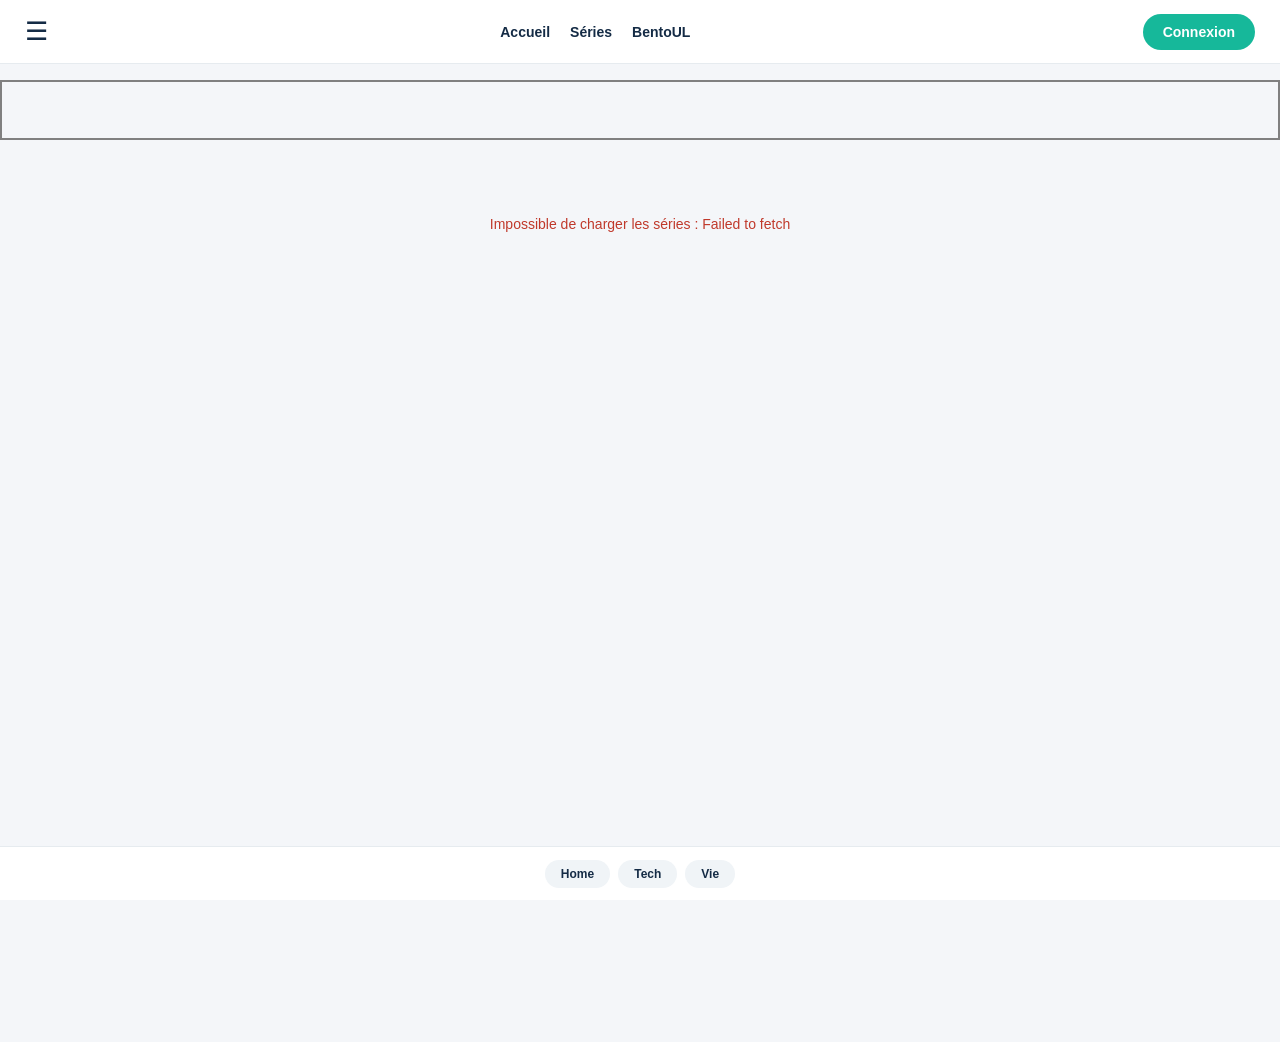
<file: benamoura/e.html>
<!DOCTYPE html>
<html lang="fr">
<head>
    <meta charset="UTF-8">
    <meta name="viewport" content="width=device-width, initial-scale=1.0">
    <title>Épisodes de la série d'amour | BENTOUL CREATION</title>
    <meta name="description" content="Tous les épisodes de cette série d'amour Benamoura : lis les chapitres publiés, like, commente et partage tes histoires préférées.">
    <meta name="keywords" content="épisodes série, série d'amour, chapitre, lecture en ligne, Benamoura, BENTOUL CREATION">
    <meta name="robots" content="index, follow">
    <meta name="author" content="BENTOUL CREATION">
    <meta property="og:type" content="website">
    <meta property="og:site_name" content="BENTOUL CREATION">
    <meta property="og:title" content="Épisodes de la série d'amour">
    <meta property="og:description" content="Les épisodes de la série, à lire gratuitement en ligne sur BENTOUL CREATION.">
    <meta name="twitter:card" content="summary">

    <link rel="stylesheet" href="/css/app.css">
</head>
<body>

    <main class="main-content" data-app-content>
        <div class="page-head">
            <a class="back-link" href="/benamoura.html">Toutes les séries</a>
            <h1 id="series-title">Épisodes</h1>
            <p id="series-desc"></p>
        </div>

        <div id="episodes-grid" class="state-msg">Chargement des épisodes...</div>
    </main>

    <script src="/js/config.js"></script>
    <script src="/js/session.js"></script>
    <script src="/js/app.js"></script>

    <script>
        const FREE_EPISODES = 3;
        const unlockedEpisodes = new Set();

        async function btmApiGet(action, extra) {
            const query = new URLSearchParams(Object.assign({ action: action }, extra || {}));
            const res = await fetch(window.BTM_CONFIG.BENAMOURA_API_URL + "?" + query);
            if (!res.ok) throw new Error("Serveur indisponible.");
            return await res.json();
        }

        async function loadUnlocks() {
            const session = BTM.getSession();
            if (!session) return;
            try {
                const result = await BTM.api({ action: "getUnlocks", token: session.token });
                if (result.success && Array.isArray(result.episodes)) {
                    result.episodes.forEach(function (id) { unlockedEpisodes.add(String(id)); });
                }
            } catch (error) {
                // API déployée sans getUnlocks : tout semble verrouillé, déblocage proposé au clic
            }
        }

        async function unlockEpisode(episodeId, url, card) {
            const session = BTM.getSession();

            if (!session) {
                BTM.gotoLogin();
                return;
            }

            const credits = Number(session.user && session.user.credits) || 0;
            if (!confirm("Débloquer cet épisode pour 1 crédit ? (il te reste " + credits + " crédit(s))")) {
                return;
            }

            const button = card.querySelector(".send-unlock") || card;
            button.setAttribute("disabled", "disabled");

            try {
                const result = await BTM.api({
                    action: "unlockEpisode",
                    token: session.token,
                    episodeId: episodeId
                });

                if (result.success) {
                    unlockedEpisodes.add(String(episodeId));
                    const fresh = await BTM.refreshUser();
                    if (fresh) BTM.updateAuthZones(fresh);
                    location.href = url;
                } else if (result.code === "SESSION_INVALID") {
                    BTM.clearSession();
                    BTM.gotoLogin();
                } else {
                    alert(result.message || "Déblocage impossible pour le moment.");
                    button.removeAttribute("disabled");
                }
            } catch (error) {
                alert("Déblocage impossible : " + error.message);
                button.removeAttribute("disabled");
            }
        }

        function isLocked(ep, index) {
            return index >= FREE_EPISODES && !unlockedEpisodes.has(String(ep.id));
        }

        function plainText(html, max) {
            const div = document.createElement("div");
            div.innerHTML = String(html || "");
            let text = (div.textContent || "").replace(/\s+/g, " ").trim();
            if (text.length > max) text = text.slice(0, max).trimEnd() + "...";
            return text;
        }

        async function init() {
            const seriesId = new URLSearchParams(location.search).get("s");

            if (!seriesId) {
                location.replace(window.BTM_CONFIG.SERIES_PAGE);
                return;
            }

            const grid = document.getElementById("episodes-grid");

            try {
                const [seriesResult, episodesResult] = await Promise.all([
                    btmApiGet("getSeries"),
                    btmApiGet("getEpisodes", { seriesId: seriesId })
                ]);

                if (seriesResult.status !== "success" || episodesResult.status !== "success") {
                    throw new Error("Réponse invalide du serveur.");
                }

                const series = (seriesResult.data || []).find(function (s) {
                    return String(s.id) === String(seriesId);
                });

                if (series) {
                    document.getElementById("series-title").textContent = series.titre || "Épisodes";
                    document.title = (series.titre || "Épisodes") + " - épisodes de la série | BENTOUL CREATION";
                    document.getElementById("series-desc").textContent = plainText(series.contenu, 200);
                    const descMeta = document.querySelector('meta[name="description"]');
                    if (descMeta) descMeta.setAttribute("content",
                        "Tous les épisodes de la série d'amour « " + (series.titre || "") + " » : " +
                        plainText(series.contenu, 140));
                }

                const episodes = (episodesResult.data || []).filter(function (ep) {
                    return String(ep.statut || "Publié") === "Publié";
                });

                await loadUnlocks();

                if (!episodes.length) {
                    grid.className = "state-msg";
                    grid.textContent = "Aucun épisode publié pour cette série.";
                    return;
                }

                grid.className = "cards-grid";
                grid.innerHTML = episodes.map(function (ep, index) {
                    const url = window.BTM_CONFIG.READER_PAGE
                        + "?e=" + encodeURIComponent(ep.id)
                        + "&s=" + encodeURIComponent(seriesId);
                    const img = ep.image
                        ? '<img class="card-img" src="' + BTM.escapeHtml(ep.image) + '" alt="" loading="lazy">'
                        : "";
                    const locked = isLocked(ep, index);
                    const badge = locked
                        ? '<span class="lock-badge">' +
                          '<svg viewBox="0 0 24 24" width="11" height="11" fill="currentColor"><path d="M12 17a2 2 0 0 0 2-2 2 2 0 0 0-2-2 2 2 0 0 0-2 2 2 2 0 0 0 2 2zm6-7h-1V7a5 5 0 0 0-10 0v3H6a2 2 0 0 0-2 2v7a2 2 0 0 0 2 2h12a2 2 0 0 0 2-2v-7a2 2 0 0 0-2-2zM8.9 7a3.1 3.1 0 0 1 6.2 0v3H8.9z"/></svg>' +
                          ' 1 crédit</span>'
                        : "";

                    return `
                        <a class="content-card${locked ? " locked" : ""}" data-id="${BTM.escapeHtml(String(ep.id))}" data-url="${BTM.escapeHtml(url)}" href="${BTM.escapeHtml(url)}">
                            ${img}
                            ${badge}
                            <div class="card-overlay">
                                <h3>${BTM.escapeHtml("Episode " + (index + 1) + " - " + (ep.titre || ""))}</h3>
                                <p>${BTM.escapeHtml(plainText(ep.contenu, 160))}</p>
                            </div>
                        </a>`;
                }).join("");

                grid.addEventListener("click", function (event) {
                    const card = event.target.closest(".content-card.locked");
                    if (!card) return;
                    event.preventDefault();
                    unlockEpisode(card.getAttribute("data-id"), card.getAttribute("data-url"), card);
                });

            } catch (error) {
                grid.className = "state-msg error";
                grid.textContent = "Impossible de charger les épisodes : " + error.message;
            }
        }

        init();
    </script>
</body>
</html>
</file>
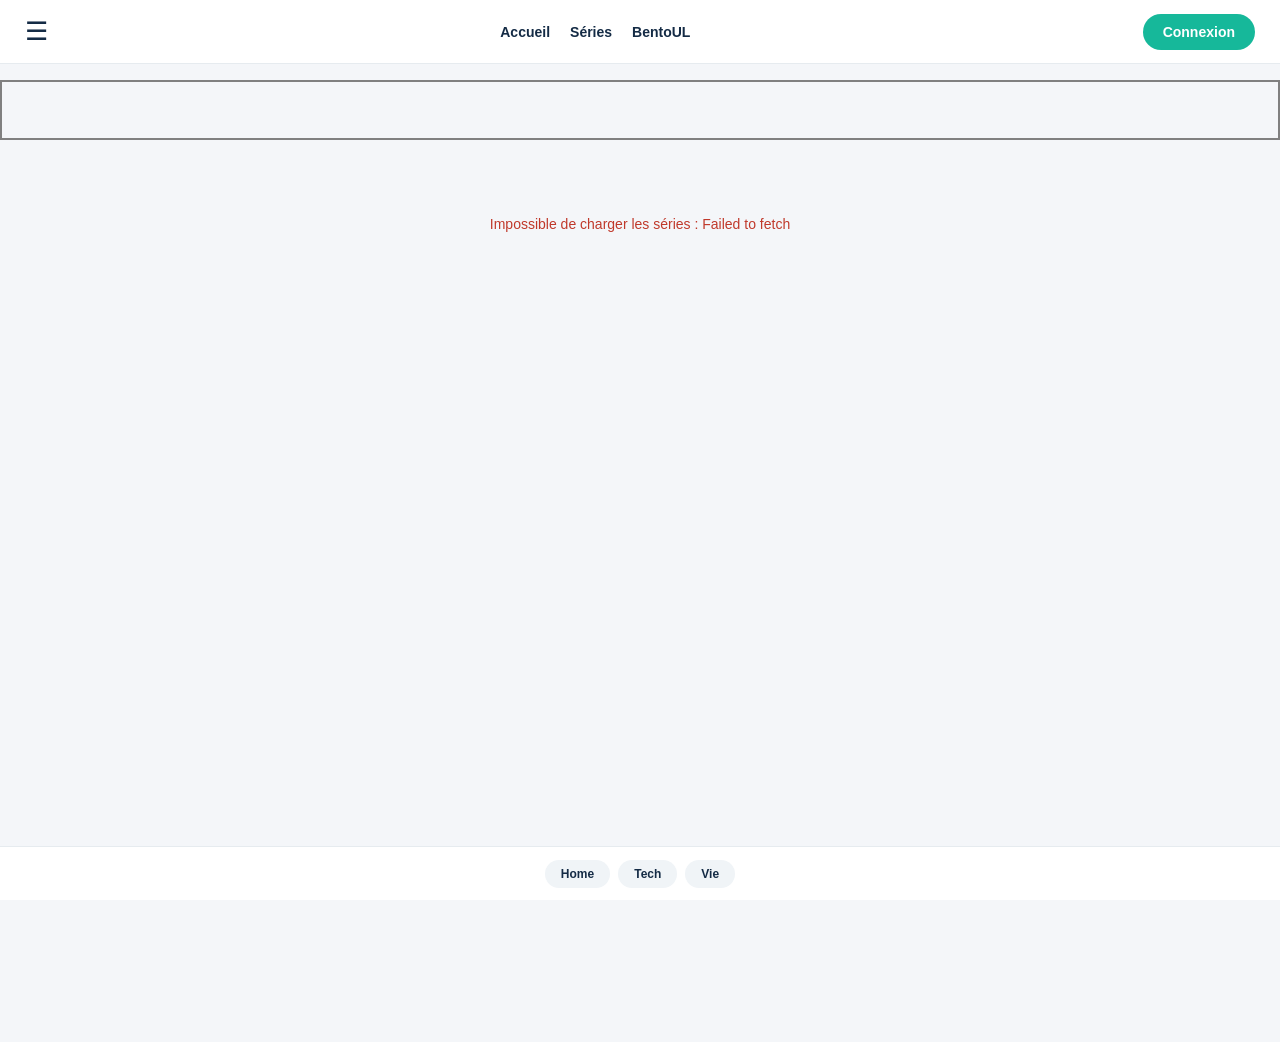
<file: benamoura/l.html>
<!DOCTYPE html>
<html lang="fr">
<head>
    <meta charset="UTF-8">
    <meta name="viewport" content="width=device-width, initial-scale=1.0">
    <title>Lire l'épisode de la série d'amour | BENTOUL CREATION</title>
    <meta name="description" content="Lis l'épisode complet de cette série d'amour Benamoura : histoire sentimentale à lire en ligne, avec likes, vues, partage et commentaires.">
    <meta name="keywords" content="lire épisode, épisode gratuit, série d'amour, lecture en ligne, Benamoura, BENTOUL CREATION">
    <meta name="robots" content="index, follow">
    <meta name="author" content="BENTOUL CREATION">
    <meta property="og:type" content="article">
    <meta property="og:site_name" content="BENTOUL CREATION">
    <meta property="og:title" content="Lire l'épisode de la série d'amour">
    <meta property="og:description" content="Épisode complet à lire en ligne sur BENTOUL CREATION.">
    <meta name="twitter:card" content="summary">

    <link rel="stylesheet" href="/css/app.css">
</head>
<body>

    <main class="main-content" data-app-content>
        <div id="reader-state" class="state-msg">Chargement de l'épisode...</div>

        <div id="lock-panel" class="login-to-comment hidden">
            <strong id="lock-title">Épisode réservé</strong><br>
            Les épisodes à partir du 4e coûtent 1 crédit. Débloque-les pour les lire,
            ils resteront accessibles sur ton compte.
            <div style="margin-top:12px">
                <button type="button" class="send-btn" id="btn-unlock"
                        style="background:var(--secondary);color:#fff;border:0;border-radius:10px;padding:11px 18px;font-weight:700;cursor:pointer">
                    Débloquer (1 crédit)
                </button>
            </div>
        </div>

        <article class="reader hidden" id="reader">
            <a class="back-link" id="back-link" href="/benamoura.html">Retour aux épisodes</a>
            <h1 id="episode-title"></h1>
            <p class="reader-sub" id="episode-sub"></p>

            <figure class="episode-figure hidden" id="episode-figure">
                <img id="episode-image" alt="Image de l'épisode">
            </figure>

            <div class="reader-body" id="episode-body"></div>

            <div class="stats-bar" id="stats-bar">
                <button type="button" class="stat-btn" id="btn-like" title="J'aime">
                    <svg viewBox="0 0 24 24"><path d="M1 21h4V9H1v12zM23 10c0-1.1-.9-2-2-2h-6.31l.95-4.57.03-.32c0-.41-.17-.79-.44-1.06L14.17 1 7.59 7.59C7.22 7.95 7 8.45 7 9v10c0 1.1.9 2 2 2h9c.83 0 1.54-.5 1.84-1.22l3.02-7.05c.09-.23.14-.47.14-.73v-2z"/></svg>
                    <span id="count-like">0</span>
                </button>
                <button type="button" class="stat-btn" id="btn-dislike" title="Je n'aime pas">
                    <svg viewBox="0 0 24 24"><path d="M15 3H6c-.83 0-1.54.5-1.84 1.22l-3.02 7.05c-.09.23-.14.47-.14.73v2c0 1.1.9 2 2 2h6.31l-.95 4.57-.03.32c0 .41.17.79.44 1.06L9.83 23l6.59-6.59c.36-.36.58-.86.58-1.41V5c0-1.1-.9-2-2-2zM20 9v12h3V9h-3z"/></svg>
                    <span id="count-dislike">0</span>
                </button>
                <span class="stat-btn stat-view" title="Vues">
                    <svg viewBox="0 0 24 24"><path d="M12 4.5C7 4.5 2.73 7.61 1 12c1.73 4.39 6 7.5 11 7.5s9.27-3.11 11-7.5c-1.73-4.39-6-7.5-11-7.5zM12 17c-2.76 0-5-2.24-5-5s2.24-5 5-5 5 2.24 5 5-2.24 5-5 5zm0-8c-1.66 0-3 1.34-3 3s1.34 3 3 3 3-1.34 3-3-1.34-3-3-3z"/></svg>
                    <span id="count-view">0</span>
                </span>
                <button type="button" class="stat-btn" id="btn-share" title="Partager">
                    <svg viewBox="0 0 24 24"><path d="M18 16.08c-.76 0-1.44.3-1.96.77L8.91 12.7c.05-.23.09-.46.09-.7s-.04-.47-.09-.7l7.05-4.11c.54.5 1.25.81 2.04.81 1.66 0 3-1.34 3-3s-1.34-3-3-3-3 1.34-3 3c0 .24.04.47.09.7L8.04 9.81C7.5 9.31 6.79 9 6 9c-1.66 0-3 1.34-3 3s1.34 3 3 3c.79 0 1.5-.31 2.04-.81l7.12 4.16c-.05.21-.08.43-.08.64 0 1.67 1.33 3 3 3s3-1.33 3-3-1.33-3-3-3z"/></svg>
                    <span id="count-share">0</span>
                </button>
            </div>

            <section class="comments-section">
                <h2>Commentaires</h2>
                <div id="comment-zone"></div>
                <div id="comments-list"></div>
            </section>
        </article>
    </main>

    <script src="/js/config.js"></script>
    <script src="/js/session.js"></script>
    <script src="/js/app.js"></script>

    <style>
        .hidden { display: none !important; }

        /* Marge interne de la page de lecture */
        .main-content { padding: 2px; }
        .reader { margin: 2px auto; }
        .reader-body { padding: 2px; }
        .comments-section { margin-top: 2px; padding-bottom: 2px; }

        .episode-figure {
            margin: 2px 0;
        }

        .episode-figure img {
            display: block;
            width: 100%;
            max-height: 420px;
            object-fit: cover;
            border-radius: 14px;
            border: 1px solid #e6ebef;
        }
    </style>

    <script>
        const esc = BTM.escapeHtml;

        async function btmApiGet(action, extra) {
            const query = new URLSearchParams(Object.assign({ action: action }, extra || {}));
            const res = await fetch(window.BTM_CONFIG.BENAMOURA_API_URL + "?" + query);
            if (!res.ok) throw new Error("Serveur indisponible.");
            return await res.json();
        }

        async function btmApiPost(payload) {
            const res = await fetch(window.BTM_CONFIG.BENAMOURA_API_URL, {
                method: "POST",
                headers: { "Content-Type": "text/plain;charset=utf-8" },
                body: JSON.stringify(payload)
            });
            if (!res.ok) throw new Error("Serveur indisponible.");
            return await res.json();
        }

        function getIdentity() {
            const session = BTM.getSession();
            if (session && session.user && session.user.username) {
                return String(session.user.username).toLowerCase();
            }
            let visitor = localStorage.getItem("bentoulcreation.visitor.v1");
            if (!visitor) {
                visitor = "VISITEUR-" + Math.random().toString(36).slice(2, 10) +
                    Date.now().toString(36);
                localStorage.setItem("bentoulcreation.visitor.v1", visitor);
            }
            return visitor.toLowerCase();
        }

        async function findEpisode(episodeId, seriesId) {
            const ids = seriesId
                ? [seriesId]
                : (await btmApiGet("getSeries")).data.map(function (s) { return s.id; });

            for (const id of ids) {
                const result = await btmApiGet("getEpisodes", { seriesId: id });
                const published = (result.data || []).filter(function (ep) {
                    return String(ep.statut || "Publié") === "Publié";
                });
                const index = published.findIndex(function (ep) {
                    return String(ep.id) === String(episodeId);
                });
                if (index >= 0) return { episode: published[index], seriesId: id, index: index };
            }

            return null;
        }

        function setCounts(state) {
            document.getElementById("count-like").textContent = Number(state.likes) || 0;
            document.getElementById("count-dislike").textContent = Number(state.dislikes) || 0;
            document.getElementById("count-share").textContent = Number(state.shares) || 0;
            document.getElementById("count-view").textContent = Number(state.views) || 0;

            const like = document.getElementById("btn-like");
            const dislike = document.getElementById("btn-dislike");
            like.classList.toggle("active-like", state.myVote === "like");
            dislike.classList.toggle("active-dislike", state.myVote === "dislike");
        }

        async function sendVote(vote) {
            const session = BTM.getSession();
            if (!session || !session.user || !session.user.username) {
                BTM.gotoLogin();
                return;
            }

            const buttons = [document.getElementById("btn-like"), document.getElementById("btn-dislike")];
            buttons.forEach(function (b) { b.disabled = true; });
            try {
                const result = await btmApiPost({
                    type: "vote",
                    episodeId: currentEpisodeId,
                    identity: getIdentity(),
                    vote: vote
                });
                if (result.status === "success") {
                    setCounts(result);
                } else if (result.message) {
                    alert(result.message);
                }
            } catch (error) {
                alert("Envoi du vote impossible : " + error.message);
            } finally {
                buttons.forEach(function (b) { b.disabled = false; });
            }
        }

        async function registerView() {
            try {
                const result = await btmApiPost({
                    type: "view",
                    episodeId: currentEpisodeId,
                    identity: getIdentity()
                });
                if (result.status === "success") setCounts(result);
            } catch (error) {
                // vue non comptabilisée si l'API déployée est ancienne : sans blocage
            }
        }

        async function shareEpisode() {
            const url = location.href;
            const title = document.getElementById("episode-title").textContent;
            try {
                if (navigator.share) {
                    await navigator.share({ title: title, url: url });
                } else {
                    await navigator.clipboard.writeText(url);
                }
                const result = await btmApiPost({ type: "share", episodeId: currentEpisodeId });
                if (result.status === "success") setCounts(result);
            } catch (error) {
                // partage annulé par l'utilisateur : on ne compte pas
            }
        }

        async function loadComments() {
            const list = document.getElementById("comments-list");
            try {
                const result = await btmApiGet("getComments", { episodeId: currentEpisodeId });
                const comments = result.data || [];
                if (!comments.length) {
                    list.innerHTML = '<p class="comments-empty">Aucun commentaire pour le moment.</p>';
                    return;
                }
                list.innerHTML = comments.map(function (c) {
                    return '<div class="comment-item">' +
                        '<div class="c-head"><strong>' + esc(c.pseudo) + '</strong>' +
                        '<span>' + esc(c.date || "") + '</span></div>' +
                        '<p>' + esc(c.message) + '</p></div>';
                }).join("");
            } catch (error) {
                list.innerHTML = '<p class="comments-empty">Commentaires indisponibles pour le moment.</p>';
            }
        }

        function renderCommentZone() {
            const zone = document.getElementById("comment-zone");
            const session = BTM.getSession();

            if (!session || !session.user || !session.user.username) {
                zone.innerHTML =
                    '<div class="login-to-comment">Seuls les utilisateurs connectés peuvent commenter. ' +
                    '<a href="' + window.BTM_CONFIG.LOGIN_PAGE + '">Connecte-toi</a> pour participer.</div>';
                return;
            }

            zone.innerHTML =
                '<form class="comment-form" id="comment-form">' +
                '<textarea id="comment-message" maxlength="500" placeholder="Ton commentaire..." required></textarea>' +
                '<button type="submit" class="send-btn" id="send-comment">Publier</button>' +
                '</form>';

            document.getElementById("comment-form").addEventListener("submit", async function (event) {
                event.preventDefault();
                const textarea = document.getElementById("comment-message");
                const button = document.getElementById("send-comment");
                const message = textarea.value.trim();
                if (!message) return;

                button.disabled = true;
                try {
                    const result = await btmApiPost({
                        type: "comment",
                        episodeId: currentEpisodeId,
                        pseudo: session.user.username,
                        message: message
                    });
                    if (result.status === "success") {
                        textarea.value = "";
                        await loadComments();
                    } else {
                        alert(result.message || "Commentaire non enregistré.");
                    }
                } catch (error) {
                    alert("Envoi du commentaire impossible : " + error.message);
                } finally {
                    button.disabled = false;
                }
            });
        }

        let currentEpisodeId = "";
        let currentSeriesId = "";
        const FREE_EPISODES = 3;

        async function loadUnlocks() {
            const unlocked = new Set();
            const session = BTM.getSession();
            if (!session) return unlocked;
            try {
                const result = await BTM.api({ action: "getUnlocks", token: session.token });
                if (result.success && Array.isArray(result.episodes)) {
                    result.episodes.forEach(function (id) { unlocked.add(String(id)); });
                }
            } catch (error) {
                // API déployée sans getUnlocks : verrouillage conservateur
            }
            return unlocked;
        }

        async function showLockPanel(match, index) {
            const state = document.getElementById("reader-state");
            state.classList.add("hidden");
            document.getElementById("reader").classList.add("hidden");

            const panel = document.getElementById("lock-panel");
            panel.classList.remove("hidden");
            currentEpisodeId = match.episode.id;
            currentSeriesId = match.seriesId;

            const session = BTM.getSession();
            const btn = document.getElementById("btn-unlock");

            if (!session) {
                btn.textContent = "Se connecter pour débloquer";
                btn.onclick = BTM.gotoLogin;
                return;
            }

            btn.onclick = async function () {
                const credits = Number(session.user && session.user.credits) || 0;
                if (!confirm("Débloquer cet épisode pour 1 crédit ? (il te reste " + credits + " crédit(s))")) {
                    return;
                }
                btn.disabled = true;
                try {
                    const result = await BTM.api({
                        action: "unlockEpisode",
                        token: session.token,
                        episodeId: match.episode.id
                    });
                    if (result.success) {
                        await BTM.refreshUser();
                        location.reload();
                    } else if (result.code === "SESSION_INVALID") {
                        BTM.clearSession();
                        BTM.gotoLogin();
                    } else {
                        alert(result.message || "Déblocage impossible pour le moment.");
                        btn.disabled = false;
                    }
                } catch (error) {
                    alert("Déblocage impossible : " + error.message);
                    btn.disabled = false;
                }
            };
        }

        async function init() {
            const params = new URLSearchParams(location.search);
            const episodeId = params.get("e");

            if (!episodeId) {
                location.replace(window.BTM_CONFIG.SERIES_PAGE);
                return;
            }
            currentEpisodeId = episodeId;

            const state = document.getElementById("reader-state");

            try {
                const match = await findEpisode(episodeId, params.get("s"));

                if (!match) {
                    state.className = "state-msg error";
                    state.textContent = "Épisode introuvable.";
                    return;
                }

                if (match.index >= FREE_EPISODES) {
                    const unlocked = await loadUnlocks();
                    if (!unlocked.has(String(episodeId))) {
                        await showLockPanel(match, match.index);
                        return;
                    }
                }

                const episode = match.episode;

                let seriesName = "";
                const seriesResult = await btmApiGet("getSeries");
                const series = (seriesResult.data || []).find(function (s) {
                    return String(s.id) === String(match.seriesId);
                });
                if (series) seriesName = series.titre || "";

                document.getElementById("back-link").href =
                    window.BTM_CONFIG.EPISODES_PAGE + "?s=" + encodeURIComponent(match.seriesId);
                document.getElementById("episode-title").textContent = episode.titre || "";
                document.getElementById("episode-sub").textContent =
                    seriesName ? "Un épisode de la série " + seriesName : "";
                document.title = (episode.titre || "Épisode") + " - série " + (seriesName || "Benamoura") + " | BENTOUL CREATION";
                const descMeta = document.querySelector('meta[name="description"]');
                if (descMeta) descMeta.setAttribute("content",
                    "Lis l'épisode « " + (episode.titre || "") + " » de la série " + (seriesName || "") +
                    " : histoire d'amour complète à lire en ligne avec commentaires.");

                const bodyHtml = episode.contenu || "<p>Cet épisode n'a pas encore de contenu.</p>";
                document.getElementById("episode-body").innerHTML = bodyHtml;

                // L'image n'est ajoutée que si le contenu n'en contient pas déjà une (jamais deux fois).
                if (episode.image && bodyHtml.indexOf("<img") === -1) {
                    document.getElementById("episode-image").src = episode.image;
                    document.getElementById("episode-figure").classList.remove("hidden");
                }

                state.classList.add("hidden");
                document.getElementById("reader").classList.remove("hidden");

                setCounts(episode);
                renderCommentZone();
                loadComments();

                document.getElementById("btn-like").addEventListener("click", function () {
                    sendVote("like");
                });
                document.getElementById("btn-dislike").addEventListener("click", function () {
                    sendVote("dislike");
                });
                document.getElementById("btn-share").addEventListener("click", shareEpisode);

                registerView();
                try {
                    const result = await btmApiGet("getEpisodeState", {
                        episodeId: episodeId,
                        identity: getIdentity()
                    });
                    if (result.status === "success") setCounts(result);
                } catch (error) {
                    // action absente de l'API déployée : les compteurs de getEpisodes restent affichés
                }

            } catch (error) {
                state.className = "state-msg error";
                state.textContent = "Impossible de charger l'épisode : " + error.message;
            }
        }

        init();
    </script>
</body>
</html>
</file>
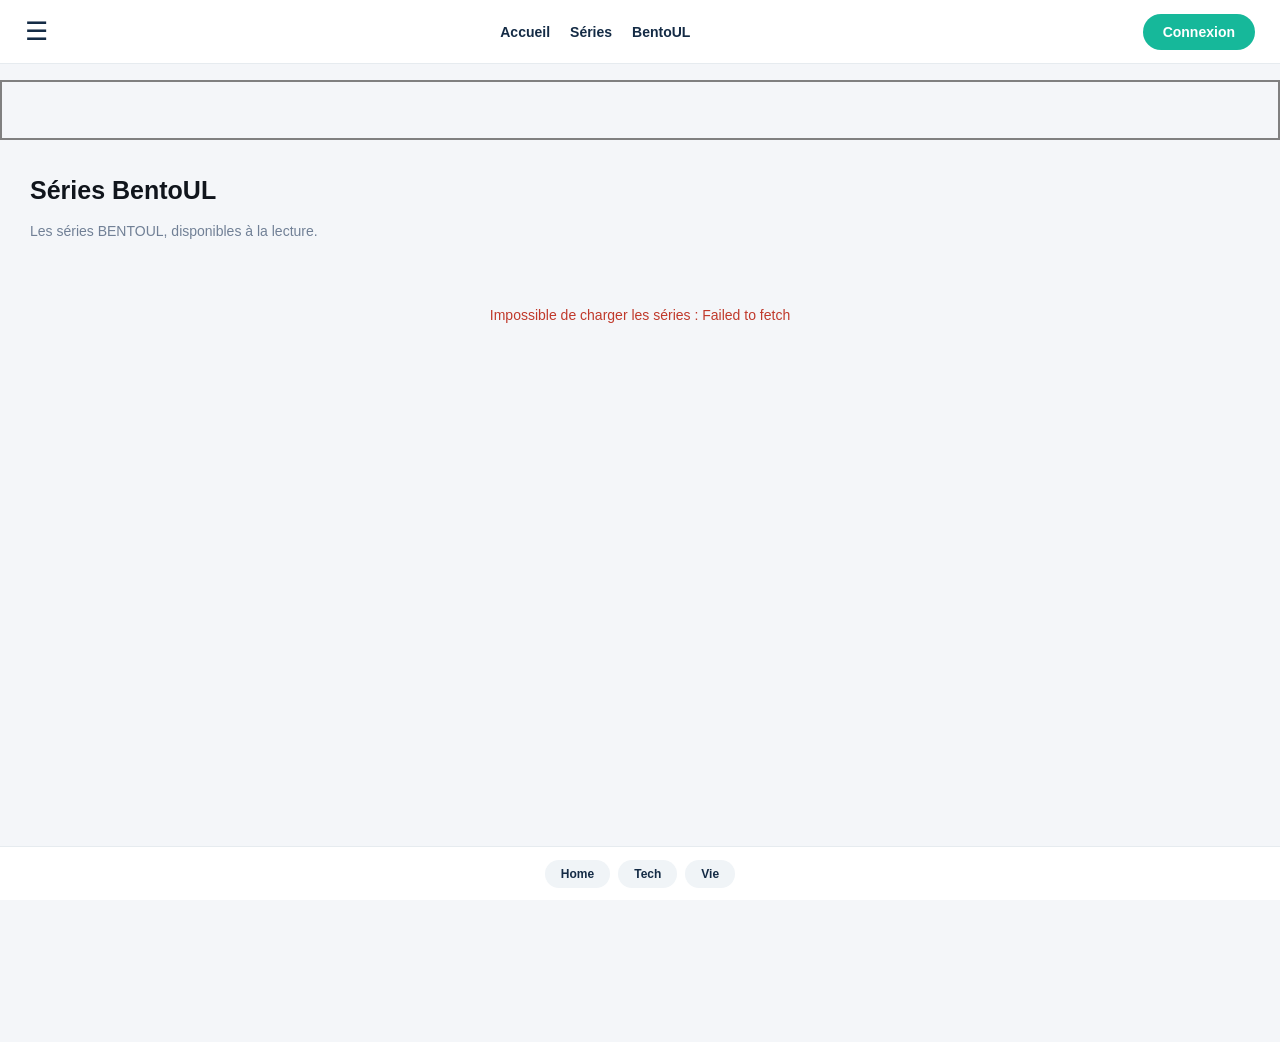
<file: bentoul/e.html>
<!DOCTYPE html>
<html lang="fr">
<head>
    <meta charset="UTF-8">
    <meta name="viewport" content="width=device-width, initial-scale=1.0">
    <title>Épisodes de la formation BentoUL | BENTOUL CREATION</title>
    <meta name="description" content="Tous les épisodes de cette formation BentoUL : astuces Android, PC et informatique expliquées étape par étape en chapitres à lire en ligne.">
    <meta name="keywords" content="épisodes formation, astuces Android, astuces PC, informatique, tutoriel, BentoUL, BENTOUL CREATION">
    <meta name="robots" content="index, follow">
    <meta name="author" content="BENTOUL CREATION">
    <meta property="og:type" content="website">
    <meta property="og:site_name" content="BENTOUL CREATION">
    <meta property="og:title" content="Épisodes de la formation BentoUL">
    <meta property="og:description" content="Les épisodes de la formation, à lire gratuitement en ligne sur BENTOUL CREATION.">
    <meta name="twitter:card" content="summary">

    <link rel="stylesheet" href="/css/app.css">
</head>
<body>

    <main class="main-content" data-app-content>
        <div class="page-head">
            <a class="back-link" href="/bentoul.html">Toutes les séries</a>
            <h1 id="series-title">Épisodes</h1>
            <p id="series-desc"></p>
        </div>

        <div id="episodes-grid" class="state-msg">Chargement des épisodes...</div>
    </main>

    <script src="/js/config.js"></script>
    <script src="/js/session.js"></script>
    <script src="/js/app.js"></script>

    <script>
        // bentoul.gs une fois déployé ; en attendant, reprise des données benamoura.
        const API_URL = window.BTM_CONFIG.BENTOUL_API_URL || window.BTM_CONFIG.BENAMOURA_API_URL;
        const FREE_EPISODES = 3;
        const unlockedEpisodes = new Set();

        async function btmApiGet(action, extra) {
            const query = new URLSearchParams(Object.assign({ action: action }, extra || {}));
            const res = await fetch(API_URL + "?" + query);
            if (!res.ok) throw new Error("Serveur indisponible.");
            return await res.json();
        }

        async function loadUnlocks() {
            const session = BTM.getSession();
            if (!session) return;
            try {
                const result = await BTM.api({ action: "getUnlocks", token: session.token });
                if (result.success && Array.isArray(result.episodes)) {
                    result.episodes.forEach(function (id) { unlockedEpisodes.add(String(id)); });
                }
            } catch (error) {
                // API déployée sans getUnlocks : tout semble verrouillé, déblocage proposé au clic
            }
        }

        async function unlockEpisode(episodeId, url, card) {
            const session = BTM.getSession();

            if (!session) {
                BTM.gotoLogin();
                return;
            }

            const credits = Number(session.user && session.user.credits) || 0;
            const cost = Number(card.getAttribute("data-cost")) || 1;
            if (!confirm("Débloquer cet épisode pour " + cost + " crédit(s) ? (il te reste " + credits + " crédit(s))")) {
                return;
            }

            const button = card.querySelector(".send-unlock") || card;
            button.setAttribute("disabled", "disabled");

            try {
                const result = await BTM.api({
                    action: "unlockEpisode",
                    token: session.token,
                    episodeId: episodeId
                });

                if (result.success) {
                    unlockedEpisodes.add(String(episodeId));
                    const fresh = await BTM.refreshUser();
                    if (fresh) BTM.updateAuthZones(fresh);
                    location.href = url;
                } else if (result.code === "SESSION_INVALID") {
                    BTM.clearSession();
                    BTM.gotoLogin();
                } else {
                    alert(result.message || "Déblocage impossible pour le moment.");
                    button.removeAttribute("disabled");
                }
            } catch (error) {
                alert("Déblocage impossible : " + error.message);
                button.removeAttribute("disabled");
            }
        }

        // Le backend bentoul.gs fournit numero/gratuit/verrouille/coutCredits ;
        // à défaut (ancienne API), on retombe sur la règle des 3 premiers épisodes gratuits.
        function episodeNumero(ep, index) {
            return Number(ep.numero) || (index + 1);
        }

        function isPaid(ep, index) {
            if (typeof ep.gratuit === "boolean") return !ep.gratuit;
            if (typeof ep.verrouille === "boolean") return ep.verrouille;
            return index >= FREE_EPISODES;
        }

        function isLocked(ep, index) {
            if (ep.achete === true || unlockedEpisodes.has(String(ep.id))) return false;
            return isPaid(ep, index);
        }

        function plainText(html, max) {
            const div = document.createElement("div");
            div.innerHTML = String(html || "");
            let text = (div.textContent || "").replace(/\s+/g, " ").trim();
            if (text.length > max) text = text.slice(0, max).trimEnd() + "...";
            return text;
        }

        async function init() {
            const seriesId = new URLSearchParams(location.search).get("s");

            if (!seriesId) {
                location.replace(window.BTM_CONFIG.BENTOUL_SERIES_PAGE);
                return;
            }

            const grid = document.getElementById("episodes-grid");

            try {
                const [seriesResult, episodesResult] = await Promise.all([
                    btmApiGet("getSeries"),
                    btmApiGet("getEpisodes", { seriesId: seriesId })
                ]);

                if (seriesResult.status !== "success" || episodesResult.status !== "success") {
                    throw new Error("Réponse invalide du serveur.");
                }

                const series = (seriesResult.data || []).find(function (s) {
                    return String(s.id) === String(seriesId);
                });

                if (series) {
                    document.getElementById("series-title").textContent = series.titre || "Épisodes";
                    document.title = (series.titre || "Épisodes") + " - épisodes de la formation | BENTOUL CREATION";
                    document.getElementById("series-desc").textContent = plainText(series.contenu, 200);
                    const descMeta = document.querySelector('meta[name="description"]');
                    if (descMeta) descMeta.setAttribute("content",
                        "Tous les épisodes de la formation BentoUL « " + (series.titre || "") + " » : " +
                        plainText(series.contenu, 140));
                }

                const episodes = (episodesResult.data || []).filter(function (ep) {
                    return String(ep.statut || "Publié") === "Publié";
                }).sort(function (a, b) {
                    return episodeNumero(a, 0) - episodeNumero(b, 0);
                });

                await loadUnlocks();

                if (!episodes.length) {
                    grid.className = "state-msg";
                    grid.textContent = "Aucun épisode publié pour cette série.";
                    return;
                }

                grid.className = "cards-grid";
                grid.innerHTML = episodes.map(function (ep, index) {
                    const url = window.BTM_CONFIG.BENTOUL_READER_PAGE
                        + "?e=" + encodeURIComponent(ep.id)
                        + "&s=" + encodeURIComponent(seriesId);
                    const img = ep.image
                        ? '<img class="card-img" src="' + BTM.escapeHtml(ep.image) + '" alt="" loading="lazy">'
                        : "";
                    const locked = isLocked(ep, index);
                    const cost = Number(ep.coutCredits) || 1;
                    const badge = locked
                        ? '<span class="lock-badge">' +
                          '<svg viewBox="0 0 24 24" width="11" height="11" fill="currentColor"><path d="M12 17a2 2 0 0 0 2-2 2 2 0 0 0-2-2 2 2 0 0 0-2 2 2 2 0 0 0 2 2zm6-7h-1V7a5 5 0 0 0-10 0v3H6a2 2 0 0 0-2 2v7a2 2 0 0 0 2 2h12a2 2 0 0 0 2-2v-7a2 2 0 0 0-2-2zM8.9 7a3.1 3.1 0 0 1 6.2 0v3H8.9z"/></svg>' +
                          ' ' + cost + (cost > 1 ? " crédits" : " crédit") + '</span>'
                        : "";

                    return `
                        <a class="content-card${locked ? " locked" : ""}" data-id="${BTM.escapeHtml(String(ep.id))}" data-cost="${cost}" data-url="${BTM.escapeHtml(url)}" href="${BTM.escapeHtml(url)}">
                            ${img}
                            ${badge}
                            <div class="card-overlay">
                                <h3>${BTM.escapeHtml("Episode " + episodeNumero(ep, index) + " - " + (ep.titre || ""))}</h3>
                                <p>${BTM.escapeHtml(plainText(ep.contenu, 160))}</p>
                            </div>
                        </a>`;
                }).join("");

                grid.addEventListener("click", function (event) {
                    const card = event.target.closest(".content-card.locked");
                    if (!card) return;
                    event.preventDefault();
                    unlockEpisode(card.getAttribute("data-id"), card.getAttribute("data-url"), card);
                });

            } catch (error) {
                grid.className = "state-msg error";
                grid.textContent = "Impossible de charger les épisodes : " + error.message;
            }
        }

        init();
    </script>
</body>
</html>
</file>
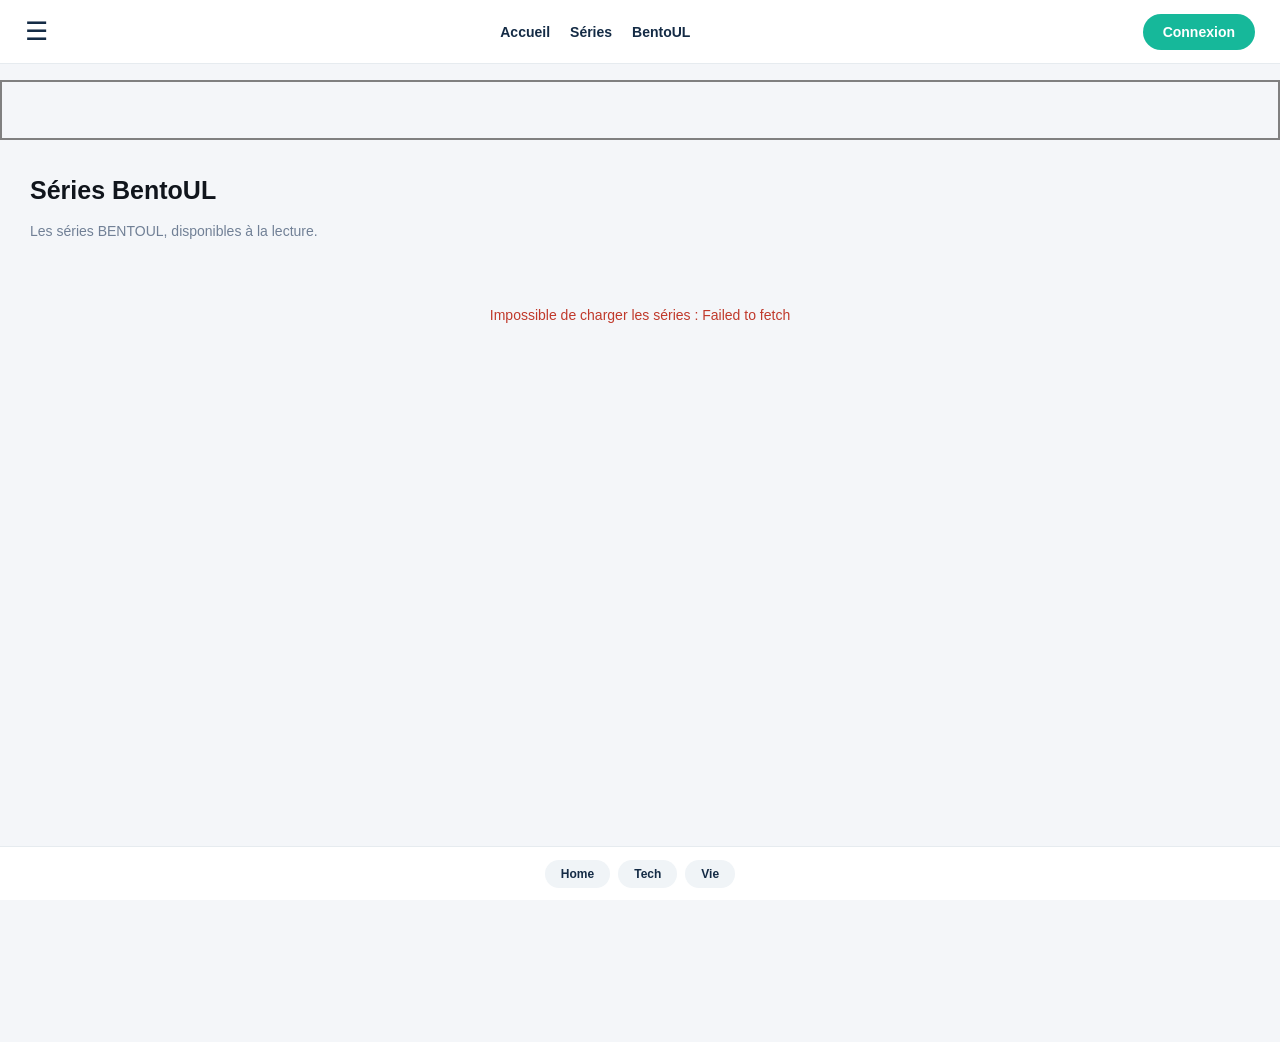
<file: bentoul/l.html>
<!DOCTYPE html>
<html lang="fr">
<head>
    <meta charset="UTF-8">
    <meta name="viewport" content="width=device-width, initial-scale=1.0">
    <title>Lire l'épisode de la formation BentoUL | BENTOUL CREATION</title>
    <meta name="description" content="Lis l'épisode complet de cette formation BentoUL : astuces Android, PC et informatique expliquées en ligne, avec likes, vues, partage et commentaires.">
    <meta name="keywords" content="lire épisode, formation informatique, astuces Android, astuces PC, tutoriel, BentoUL, BENTOUL CREATION">
    <meta name="robots" content="index, follow">
    <meta name="author" content="BENTOUL CREATION">
    <meta property="og:type" content="article">
    <meta property="og:site_name" content="BENTOUL CREATION">
    <meta property="og:title" content="Lire l'épisode de la formation BentoUL">
    <meta property="og:description" content="Épisode complet de la formation à lire en ligne sur BENTOUL CREATION.">
    <meta name="twitter:card" content="summary">

    <link rel="stylesheet" href="/css/app.css">
</head>
<body>

    <main class="main-content" data-app-content>
        <div id="reader-state" class="state-msg">Chargement de l'épisode...</div>

        <div id="lock-panel" class="login-to-comment hidden">
            <strong id="lock-title">Épisode réservé</strong><br>
            Les épisodes à partir du 4e coûtent 1 crédit. Débloque-les pour les lire,
            ils resteront accessibles sur ton compte.
            <div style="margin-top:12px">
                <button type="button" class="send-btn" id="btn-unlock"
                        style="background:var(--secondary);color:#fff;border:0;border-radius:10px;padding:11px 18px;font-weight:700;cursor:pointer">
                    Débloquer (1 crédit)
                </button>
            </div>
        </div>

        <article class="reader hidden" id="reader">
            <a class="back-link" id="back-link" href="/bentoul.html">Retour aux épisodes</a>
            <h1 id="episode-title"></h1>
            <p class="reader-sub" id="episode-sub"></p>

            <figure class="episode-figure hidden" id="episode-figure">
                <img id="episode-image" alt="Image de l'épisode">
            </figure>

            <div class="reader-body" id="episode-body"></div>

            <div class="stats-bar" id="stats-bar">
                <button type="button" class="stat-btn" id="btn-like" title="J'aime">
                    <svg viewBox="0 0 24 24"><path d="M1 21h4V9H1v12zM23 10c0-1.1-.9-2-2-2h-6.31l.95-4.57.03-.32c0-.41-.17-.79-.44-1.06L14.17 1 7.59 7.59C7.22 7.95 7 8.45 7 9v10c0 1.1.9 2 2 2h9c.83 0 1.54-.5 1.84-1.22l3.02-7.05c.09-.23.14-.47.14-.73v-2z"/></svg>
                    <span id="count-like">0</span>
                </button>
                <button type="button" class="stat-btn" id="btn-dislike" title="Je n'aime pas">
                    <svg viewBox="0 0 24 24"><path d="M15 3H6c-.83 0-1.54.5-1.84 1.22l-3.02 7.05c-.09.23-.14.47-.14.73v2c0 1.1.9 2 2 2h6.31l-.95 4.57-.03.32c0 .41.17.79.44 1.06L9.83 23l6.59-6.59c.36-.36.58-.86.58-1.41V5c0-1.1-.9-2-2-2zM20 9v12h3V9h-3z"/></svg>
                    <span id="count-dislike">0</span>
                </button>
                <span class="stat-btn stat-view" title="Vues">
                    <svg viewBox="0 0 24 24"><path d="M12 4.5C7 4.5 2.73 7.61 1 12c1.73 4.39 6 7.5 11 7.5s9.27-3.11 11-7.5c-1.73-4.39-6-7.5-11-7.5zM12 17c-2.76 0-5-2.24-5-5s2.24-5 5-5 5 2.24 5 5-2.24 5-5 5zm0-8c-1.66 0-3 1.34-3 3s1.34 3 3 3 3-1.34 3-3-1.34-3-3-3z"/></svg>
                    <span id="count-view">0</span>
                </span>
                <button type="button" class="stat-btn" id="btn-share" title="Partager">
                    <svg viewBox="0 0 24 24"><path d="M18 16.08c-.76 0-1.44.3-1.96.77L8.91 12.7c.05-.23.09-.46.09-.7s-.04-.47-.09-.7l7.05-4.11c.54.5 1.25.81 2.04.81 1.66 0 3-1.34 3-3s-1.34-3-3-3-3 1.34-3 3c0 .24.04.47.09.7L8.04 9.81C7.5 9.31 6.79 9 6 9c-1.66 0-3 1.34-3 3s1.34 3 3 3c.79 0 1.5-.31 2.04-.81l7.12 4.16c-.05.21-.08.43-.08.64 0 1.67 1.33 3 3 3s3-1.33 3-3-1.33-3-3-3z"/></svg>
                    <span id="count-share">0</span>
                </button>
            </div>

            <section class="comments-section">
                <h2>Commentaires</h2>
                <div id="comment-zone"></div>
                <div id="comments-list"></div>
            </section>
        </article>
    </main>

    <script src="/js/config.js"></script>
    <script src="/js/session.js"></script>
    <script src="/js/app.js"></script>

    <style>
        .hidden { display: none !important; }

        /* Marge interne de la page de lecture */
        .main-content { padding: 2px; }
        .reader { margin: 2px auto; }
        .reader-body { padding: 2px; }
        .comments-section { margin-top: 2px; padding-bottom: 2px; }

        .episode-figure {
            margin: 2px 0;
        }

        .episode-figure img {
            display: block;
            width: 100%;
            max-height: 420px;
            object-fit: cover;
            border-radius: 14px;
            border: 1px solid #e6ebef;
        }
    </style>

    <script>
        // bentoul.gs une fois déployé ; en attendant, reprise des données benamoura.
        const API_URL = window.BTM_CONFIG.BENTOUL_API_URL || window.BTM_CONFIG.BENAMOURA_API_URL;
        const esc = BTM.escapeHtml;

        async function btmApiGet(action, extra) {
            const query = new URLSearchParams(Object.assign({ action: action }, extra || {}));
            const res = await fetch(API_URL + "?" + query);
            if (!res.ok) throw new Error("Serveur indisponible.");
            return await res.json();
        }

        async function btmApiPost(payload) {
            const res = await fetch(API_URL, {
                method: "POST",
                headers: { "Content-Type": "text/plain;charset=utf-8" },
                body: JSON.stringify(payload)
            });
            if (!res.ok) throw new Error("Serveur indisponible.");
            return await res.json();
        }

        function getIdentity() {
            const session = BTM.getSession();
            if (session && session.user && session.user.username) {
                return String(session.user.username).toLowerCase();
            }
            let visitor = localStorage.getItem("bentoulcreation.visitor.v1");
            if (!visitor) {
                visitor = "VISITEUR-" + Math.random().toString(36).slice(2, 10) +
                    Date.now().toString(36);
                localStorage.setItem("bentoulcreation.visitor.v1", visitor);
            }
            return visitor.toLowerCase();
        }

        async function findEpisode(episodeId, seriesId) {
            const ids = seriesId
                ? [seriesId]
                : (await btmApiGet("getSeries")).data.map(function (s) { return s.id; });

            for (const id of ids) {
                const result = await btmApiGet("getEpisodes", { seriesId: id });
                const published = (result.data || []).filter(function (ep) {
                    return String(ep.statut || "Publié") === "Publié";
                });
                const index = published.findIndex(function (ep) {
                    return String(ep.id) === String(episodeId);
                });
                if (index >= 0) return { episode: published[index], seriesId: id, index: index };
            }

            return null;
        }

        function setCounts(state) {
            document.getElementById("count-like").textContent = Number(state.likes) || 0;
            document.getElementById("count-dislike").textContent = Number(state.dislikes) || 0;
            document.getElementById("count-share").textContent = Number(state.shares) || 0;
            document.getElementById("count-view").textContent = Number(state.views) || 0;

            const like = document.getElementById("btn-like");
            const dislike = document.getElementById("btn-dislike");
            like.classList.toggle("active-like", state.myVote === "like");
            dislike.classList.toggle("active-dislike", state.myVote === "dislike");
        }

        async function sendVote(vote) {
            const session = BTM.getSession();
            if (!session || !session.user || !session.user.username) {
                BTM.gotoLogin();
                return;
            }

            const buttons = [document.getElementById("btn-like"), document.getElementById("btn-dislike")];
            buttons.forEach(function (b) { b.disabled = true; });
            try {
                const result = await btmApiPost({
                    type: "vote",
                    episodeId: currentEpisodeId,
                    identity: getIdentity(),
                    vote: vote
                });
                if (result.status === "success") {
                    setCounts(result);
                } else if (result.message) {
                    alert(result.message);
                }
            } catch (error) {
                alert("Envoi du vote impossible : " + error.message);
            } finally {
                buttons.forEach(function (b) { b.disabled = false; });
            }
        }

        async function registerView() {
            try {
                const result = await btmApiPost({
                    type: "view",
                    episodeId: currentEpisodeId,
                    identity: getIdentity()
                });
                if (result.status === "success") setCounts(result);
            } catch (error) {
                // vue non comptabilisée si l'API déployée est ancienne : sans blocage
            }
        }

        async function shareEpisode() {
            const url = location.href;
            const title = document.getElementById("episode-title").textContent;
            try {
                if (navigator.share) {
                    await navigator.share({ title: title, url: url });
                } else {
                    await navigator.clipboard.writeText(url);
                }
                const result = await btmApiPost({ type: "share", episodeId: currentEpisodeId });
                if (result.status === "success") setCounts(result);
            } catch (error) {
                // partage annulé par l'utilisateur : on ne compte pas
            }
        }

        async function loadComments() {
            const list = document.getElementById("comments-list");
            try {
                const result = await btmApiGet("getComments", { episodeId: currentEpisodeId });
                const comments = result.data || [];
                if (!comments.length) {
                    list.innerHTML = '<p class="comments-empty">Aucun commentaire pour le moment.</p>';
                    return;
                }
                list.innerHTML = comments.map(function (c) {
                    return '<div class="comment-item">' +
                        '<div class="c-head"><strong>' + esc(c.pseudo) + '</strong>' +
                        '<span>' + esc(c.date || "") + '</span></div>' +
                        '<p>' + esc(c.message) + '</p></div>';
                }).join("");
            } catch (error) {
                list.innerHTML = '<p class="comments-empty">Commentaires indisponibles pour le moment.</p>';
            }
        }

        function renderCommentZone() {
            const zone = document.getElementById("comment-zone");
            const session = BTM.getSession();

            if (!session || !session.user || !session.user.username) {
                zone.innerHTML =
                    '<div class="login-to-comment">Seuls les utilisateurs connectés peuvent commenter. ' +
                    '<a href="' + window.BTM_CONFIG.LOGIN_PAGE + '">Connecte-toi</a> pour participer.</div>';
                return;
            }

            zone.innerHTML =
                '<form class="comment-form" id="comment-form">' +
                '<textarea id="comment-message" maxlength="500" placeholder="Ton commentaire..." required></textarea>' +
                '<button type="submit" class="send-btn" id="send-comment">Publier</button>' +
                '</form>';

            document.getElementById("comment-form").addEventListener("submit", async function (event) {
                event.preventDefault();
                const textarea = document.getElementById("comment-message");
                const button = document.getElementById("send-comment");
                const message = textarea.value.trim();
                if (!message) return;

                button.disabled = true;
                try {
                    const result = await btmApiPost({
                        type: "comment",
                        episodeId: currentEpisodeId,
                        pseudo: session.user.username,
                        message: message
                    });
                    if (result.status === "success") {
                        textarea.value = "";
                        await loadComments();
                    } else {
                        alert(result.message || "Commentaire non enregistré.");
                    }
                } catch (error) {
                    alert("Envoi du commentaire impossible : " + error.message);
                } finally {
                    button.disabled = false;
                }
            });
        }

        let currentEpisodeId = "";
        let currentSeriesId = "";
        const FREE_EPISODES = 3;

        async function loadUnlocks() {
            const unlocked = new Set();
            const session = BTM.getSession();
            if (!session) return unlocked;
            try {
                const result = await BTM.api({ action: "getUnlocks", token: session.token });
                if (result.success && Array.isArray(result.episodes)) {
                    result.episodes.forEach(function (id) { unlocked.add(String(id)); });
                }
            } catch (error) {
                // API déployée sans getUnlocks : verrouillage conservateur
            }
            return unlocked;
        }

        async function showLockPanel(match) {
            const state = document.getElementById("reader-state");
            state.classList.add("hidden");
            document.getElementById("reader").classList.add("hidden");

            const panel = document.getElementById("lock-panel");
            panel.classList.remove("hidden");
            currentEpisodeId = match.episode.id;
            currentSeriesId = match.seriesId;

            const cost = Number(match.episode.coutCredits) || 1;
            const session = BTM.getSession();
            const btn = document.getElementById("btn-unlock");
            btn.textContent = "Débloquer (" + cost + (cost > 1 ? " crédits)" : " crédit)");

            if (!session) {
                btn.textContent = "Se connecter pour débloquer";
                btn.onclick = BTM.gotoLogin;
                return;
            }

            btn.onclick = async function () {
                const credits = Number(session.user && session.user.credits) || 0;
                if (!confirm("Débloquer cet épisode pour " + cost + " crédit(s) ? (il te reste " + credits + " crédit(s))")) {
                    return;
                }
                btn.disabled = true;
                try {
                    const result = await BTM.api({
                        action: "unlockEpisode",
                        token: session.token,
                        episodeId: match.episode.id
                    });
                    if (result.success) {
                        await BTM.refreshUser();
                        location.reload();
                    } else if (result.code === "SESSION_INVALID") {
                        BTM.clearSession();
                        BTM.gotoLogin();
                    } else {
                        alert(result.message || "Déblocage impossible pour le moment.");
                        btn.disabled = false;
                    }
                } catch (error) {
                    alert("Déblocage impossible : " + error.message);
                    btn.disabled = false;
                }
            };
        }

        async function init() {
            const params = new URLSearchParams(location.search);
            const episodeId = params.get("e");

            if (!episodeId) {
                location.replace(window.BTM_CONFIG.BENTOUL_SERIES_PAGE);
                return;
            }
            currentEpisodeId = episodeId;

            const state = document.getElementById("reader-state");

            try {
                const match = await findEpisode(episodeId, params.get("s"));

                if (!match) {
                    state.className = "state-msg error";
                    state.textContent = "Épisode introuvable.";
                    return;
                }

                // Le backend bentoul fournit gratuit/verrouille/achete ; à défaut on
                // retombe sur la règle des 3 premiers épisodes gratuits.
                const ep = match.episode;
                const paid = typeof ep.gratuit === "boolean" ? !ep.gratuit
                    : (typeof ep.verrouille === "boolean" ? ep.verrouille : match.index >= FREE_EPISODES);

                if (paid && ep.achete !== true) {
                    const unlocked = await loadUnlocks();
                    if (!unlocked.has(String(episodeId))) {
                        await showLockPanel(match);
                        return;
                    }
                }

                const episode = match.episode;

                let seriesName = "";
                const seriesResult = await btmApiGet("getSeries");
                const series = (seriesResult.data || []).find(function (s) {
                    return String(s.id) === String(match.seriesId);
                });
                if (series) seriesName = series.titre || "";

                document.getElementById("back-link").href =
                    window.BTM_CONFIG.BENTOUL_EPISODES_PAGE + "?s=" + encodeURIComponent(match.seriesId);
                document.getElementById("episode-title").textContent = episode.titre || "";
                document.getElementById("episode-sub").textContent =
                    seriesName ? "Un épisode de la série " + seriesName : "";
                document.title = (episode.titre || "Épisode") + " - formation " + (seriesName || "BentoUL") + " | BENTOUL CREATION";
                const descMeta = document.querySelector('meta[name="description"]');
                if (descMeta) descMeta.setAttribute("content",
                    "Lis l'épisode « " + (episode.titre || "") + " » de la formation " + (seriesName || "") +
                    " : astuces informatique, Android et PC expliquées en ligne.");

                const bodyHtml = episode.contenu || "<p>Cet épisode n'a pas encore de contenu.</p>";
                document.getElementById("episode-body").innerHTML = bodyHtml;

                // L'image n'est ajoutée que si le contenu n'en contient pas déjà une (jamais deux fois).
                if (episode.image && bodyHtml.indexOf("<img") === -1) {
                    document.getElementById("episode-image").src = episode.image;
                    document.getElementById("episode-figure").classList.remove("hidden");
                }

                state.classList.add("hidden");
                document.getElementById("reader").classList.remove("hidden");

                setCounts(episode);
                renderCommentZone();
                loadComments();

                document.getElementById("btn-like").addEventListener("click", function () {
                    sendVote("like");
                });
                document.getElementById("btn-dislike").addEventListener("click", function () {
                    sendVote("dislike");
                });
                document.getElementById("btn-share").addEventListener("click", shareEpisode);

                registerView();
                try {
                    const result = await btmApiGet("getEpisodeState", {
                        episodeId: episodeId,
                        identity: getIdentity()
                    });
                    if (result.status === "success") setCounts(result);
                } catch (error) {
                    // action absente de l'API déployée : les compteurs de getEpisodes restent affichés
                }

            } catch (error) {
                state.className = "state-msg error";
                state.textContent = "Impossible de charger l'épisode : " + error.message;
            }
        }

        init();
    </script>
</body>
</html>
</file>
<file: assets/css/app.css>
/* ============================================================
   BCréation — app mobile web
   Header fixe · Footer fixe · Tiroir gauche + overlay
   ============================================================ */

:root {
  --font: -apple-system, BlinkMacSystemFont, "Segoe UI", Roboto, "Helvetica Neue", Arial, sans-serif;
  --serif: "Iowan Old Style", "Palatino Linotype", "Book Antiqua", Georgia, serif;

  --bg: #f4f3f8;
  --bg-elev: #ffffff;
  --bg-soft: #e9e7f1;
  --text: #17141f;
  --muted: #6f6b82;
  --line: rgba(23, 20, 31, .08);

  --brand: #6c5ce7;
  --brand-2: #8b7bff;
  --love: #e8446e;
  --love-2: #ff8fab;

  --header-h: 56px;
  --tab-h: 64px;
  --radius: 20px;
  --shadow: 0 8px 24px rgba(38, 26, 90, .07);
}

/* Nouvelle présentation éditoriale */
.editor-shell { border: 1px solid var(--line); border-radius: 16px; overflow: hidden; background: var(--surface); }
.editor-toolbar { display: flex; flex-wrap: wrap; gap: 5px; padding: 8px; border-bottom: 1px solid var(--line); background: var(--surface-2); }
.editor-toolbar button { border: 0; border-radius: 8px; padding: 7px 10px; color: var(--text); background: var(--surface); cursor: pointer; font: inherit; font-size: 12px; }
.editor-toolbar button:hover { background: var(--accent-soft); color: var(--accent); }
.editor-shell .field { padding: 10px; margin: 0; }
.editor-content[contenteditable="true"] {
  min-height: 260px;
  white-space: pre-wrap;
  font-family: var(--font);
  line-height: 1.55;
  outline: none;
}
.editor-content[contenteditable="true"]:focus { border-color: var(--brand); box-shadow: 0 0 0 3px rgba(108, 92, 231, .12); }
.editor-content[contenteditable="true"] h2 { margin: 12px 0 7px; font-size: 1.35em; }
.editor-content[contenteditable="true"] h3 { margin: 10px 0 5px; font-size: 1.12em; color: var(--brand); }
.editor-content[contenteditable="true"] p { margin: 0 0 9px; }
.editor-content[contenteditable="true"] ul { margin: 0 0 10px; padding-left: 22px; }
.editor-content[contenteditable="true"] blockquote { margin: 10px 0; padding-left: 12px; border-left: 3px solid var(--brand); color: var(--muted); }
.editor-sidebar { display: grid; grid-template-columns: repeat(2, minmax(0, 1fr)); gap: 10px; padding: 12px; margin-bottom: 14px; border: 1px solid var(--line); border-radius: 16px; background: var(--surface-2); }
.editor-sidebar-title { grid-column: 1 / -1; font-size: 12px; font-weight: 700; color: var(--muted); }
.tip-thumb, .mini-image, .article-image, .story-image { object-fit: cover; display: block; }
.tip-thumb { width: 52px; height: 52px; border-radius: 14px; flex: 0 0 52px; }
.mini-image { width: 100%; height: 112px; border-radius: 14px 14px 0 0; margin: -12px -12px 10px; width: calc(100% + 24px); }
.article-image { width: 100%; max-height: 260px; border-radius: 22px; margin-bottom: 18px; }
.story-image { width: 100%; height: 150px; border-radius: 18px; margin-bottom: 12px; }
.cover.sm, .cover.md { object-fit: cover; }
.episode-grid { display: grid; grid-template-columns: repeat(3, minmax(0, 1fr)); gap: 10px; }
.episode-grid .ep-card { min-height: 100%; flex-direction: column; align-items: stretch; padding: 0 0 12px; overflow: hidden; }
.episode-grid .ep-card .cover { width: 100%; height: 96px; border-radius: 0; }
.episode-grid .ep-card-main { padding: 8px 10px 0; }
.episode-grid .ep-card > .ic { margin: 0 10px; }
.related-scroll { display: flex; gap: 10px; overflow-x: auto; padding: 2px 2px 8px; scroll-snap-type: x proximity; }
.related-card { flex: 0 0 min(86vw, 310px); scroll-snap-align: start; }
.related-card .tip-row { height: 100%; }
@media (max-width: 700px) { .episode-grid { grid-template-columns: repeat(2, minmax(0, 1fr)); } }
@media (max-width: 430px) { .episode-grid { grid-template-columns: 1fr; } }

/* Cours : présentation indépendante des séries */
.course-grid { display: grid; gap: 14px; }
.course-card {
  display: grid;
  grid-template-columns: 92px minmax(0, 1fr);
  min-height: 126px;
  padding: 0;
  overflow: hidden;
  text-align: left;
  color: #17141f;
  background: #fff;
  border: 1px solid rgba(23, 20, 31, .1);
  border-radius: 18px;
  box-shadow: 0 8px 22px rgba(38, 26, 90, .08);
}
.course-card:active { transform: scale(.99); }
.course-card-cover { width: 92px; height: 100%; min-height: 126px; object-fit: cover; display: grid; place-items: center; background: linear-gradient(145deg, #dfe7ff, #c6baff); color: #17141f; font-size: 28px; font-weight: 800; }
.course-card-content { display: flex; flex-direction: column; min-width: 0; padding: 15px 15px 12px; }
.course-card-title { display: block; margin: 0 0 8px; color: #17141f; font-size: 17px; line-height: 1.2; font-weight: 800; }
.course-card-description { display: -webkit-box; overflow: hidden; color: #17141f; font-size: 12px; line-height: 1.5; -webkit-line-clamp: 3; -webkit-box-orient: vertical; }
.course-card-footer { display: flex; align-items: center; justify-content: space-between; gap: 8px; margin-top: auto; padding-top: 12px; color: #5d5870; font-size: 11px; font-weight: 700; }
.course-card-footer .ic { width: 16px; height: 16px; color: #6c5ce7; }
.course-hero { display: block; min-height: 0; margin: -16px -16px 22px; padding: 0 20px 20px; overflow: hidden; color: #17141f; background: #fff; border-bottom: 1px solid rgba(23, 20, 31, .1); border-radius: 0 0 22px 22px; }
.course-hero::before, .course-hero::after { display: none; }
.course-hero .course-cover { display: block; width: calc(100% + 40px); height: 170px; margin: 0 -20px 18px; object-fit: cover; }
.course-hero .genre { display: inline-flex; margin: 0 0 10px; color: #5b4acb; background: #eeeaff; }
.course-hero h1 { margin: 0 0 10px; color: #17141f; font-family: var(--font); font-size: 26px; font-weight: 800; letter-spacing: -.5px; }
.course-hero p { margin: 0; max-width: none; color: #17141f; font-size: 14px; line-height: 1.6; opacity: 1; }
.course-hero .hero-stats { margin-top: 18px; color: #5d5870; }
body.dark .course-card, body.dark .course-hero { color: #f3f0fa; background: #17151f; border-color: rgba(255,255,255,.1); }
body.dark .course-card-title, body.dark .course-card-description, body.dark .course-hero h1, body.dark .course-hero p { color: #f3f0fa; }
body.dark .course-card-footer, body.dark .course-hero .hero-stats { color: #a29cb8; }
body.dark .course-hero .genre { color: #d5ceff; background: rgba(139,123,255,.2); }

body.dark {
  --bg: #0d0c12;
  --bg-elev: #17151f;
  --bg-soft: #221f2e;
  --text: #f3f0fa;
  --muted: #a29cb8;
  --line: rgba(255, 255, 255, .08);
  --shadow: 0 10px 28px rgba(0, 0, 0, .4);
}

* { box-sizing: border-box; }

html, body { height: 100%; }

html {
  -webkit-text-size-adjust: 100%;
  -webkit-tap-highlight-color: transparent;
}

body {
  margin: 0;
  min-height: 100dvh;
  display: grid;
  place-items: center;
  font-family: var(--font);
  font-size: 15px;
  color: var(--text);
  background: radial-gradient(1100px 620px at 50% -10%, #2b2442, #0e0c14 62%);
  -webkit-font-smoothing: antialiased;
  text-rendering: optimizeLegibility;
}

button, input { font: inherit; color: inherit; }

button {
  background: none;
  border: none;
  padding: 0;
  cursor: pointer;
  -webkit-tap-highlight-color: transparent;
}

.hidden { display: none !important; }

.ic {
  width: 22px;
  height: 22px;
  fill: none;
  stroke: currentColor;
  stroke-width: 1.8;
  stroke-linecap: round;
  stroke-linejoin: round;
  flex: none;
}

/* ---------------- Coquille ---------------- */

.app-shell {
  position: relative;
  isolation: isolate;
  width: 100%;
  max-width: 440px;
  height: 100dvh;
  border-radius: 0;
  overflow: hidden;
  background: var(--bg);
  color: var(--text);
  transition: background .25s;
}

@media (min-width: 560px) {
  .app-shell {
    height: 100dvh;
    border-radius: 0;
    box-shadow: none;
  }
}

/* ---------------- Header fixe ---------------- */

.app-header {
  position: absolute;
  top: 0;
  left: 0;
  right: 0;
  z-index: 40;
  padding-top: env(safe-area-inset-top);
  background: color-mix(in srgb, var(--bg) 78%, transparent);
  -webkit-backdrop-filter: blur(20px) saturate(1.5);
  backdrop-filter: blur(20px) saturate(1.5);
  border-bottom: 1px solid var(--line);
}

.header-bar {
  position: relative;
  height: var(--header-h);
  display: flex;
  align-items: center;
  justify-content: space-between;
  padding: 0 6px;
}

.header-side {
  display: flex;
  align-items: center;
  min-width: 40px;
}

.header-side.right { justify-content: flex-end; }

.header-download {
  display: inline-flex;
  align-items: center;
  justify-content: center;
  min-height: 30px;
  max-width: 112px;
  padding: 0 9px;
  margin-right: 2px;
  overflow: hidden;
  color: var(--brand);
  border: 1px solid color-mix(in srgb, var(--brand) 35%, transparent);
  border-radius: 999px;
  font-size: 10px;
  font-weight: 750;
  line-height: 1;
  text-decoration: none;
  white-space: nowrap;
  text-overflow: ellipsis;
}
.header-download:hover { background: color-mix(in srgb, var(--brand) 10%, transparent); }

.icon-btn {
  width: 40px;
  height: 40px;
  border-radius: 50%;
  display: grid;
  place-items: center;
  color: var(--text);
  transition: background .15s, transform .1s;
}

.icon-btn:active { background: var(--bg-soft); transform: scale(.92); }

.header-title {
  position: absolute;
  left: 50%;
  top: 0;
  height: var(--header-h);
  transform: translateX(-50%);
  max-width: 62%;
  display: flex;
  flex-direction: column;
  align-items: center;
  justify-content: center;
  gap: 1px;
  pointer-events: none;
  text-align: center;
}

.header-title span:first-child {
  font-size: 16px;
  font-weight: 700;
  letter-spacing: -.2px;
  white-space: nowrap;
  overflow: hidden;
  text-overflow: ellipsis;
  max-width: 100%;
}

#headerSub {
  font-size: 10px;
  font-weight: 600;
  letter-spacing: .5px;
  text-transform: uppercase;
  color: var(--muted);
  max-width: 100%;
  white-space: nowrap;
  overflow: hidden;
  text-overflow: ellipsis;
}

.read-progress {
  height: 2.5px;
  background: var(--bg-soft);
  opacity: 0;
  transition: opacity .2s;
}

body.reading .read-progress { opacity: 1; }

.read-progress i {
  display: block;
  height: 100%;
  width: 0;
  background: linear-gradient(90deg, var(--brand), var(--love));
  transition: width .1s linear;
}

/* ---------------- Contenu ---------------- */

.app-main {
  position: absolute;
  top: calc(var(--header-h) + 58px + env(safe-area-inset-top));
  left: 0;
  right: 0;
  bottom: calc(var(--tab-h) + 62px + env(safe-area-inset-bottom));
  overflow-y: auto;
  overscroll-behavior: contain;
  -webkit-overflow-scrolling: touch;
  scrollbar-width: none;
}

.app-main::-webkit-scrollbar { display: none; }

/* Les annonces occupent une zone réservée et ne recouvrent pas le contenu. */
.ad-container {
  position: absolute;
  left: 50%;
  z-index: 5;
  display: flex;
  justify-content: center;
  width: min(320px, calc(100% - 16px));
  height: 50px;
  transform: translateX(-50%);
  overflow: hidden;
}

.ad-container-header-bottom {
  position: static;
  margin: 4px auto 0;
  transform: none;
}

.ad-container-bottom {
  bottom: calc(var(--tab-h) + env(safe-area-inset-bottom) + 8px);
}

.anim-push { animation: pagePush .28s cubic-bezier(.22, .8, .3, 1); }
.anim-pop  { animation: pagePop .28s cubic-bezier(.22, .8, .3, 1); }

@keyframes pagePush {
  from { opacity: .35; transform: translateX(22px); }
  to   { opacity: 1; transform: none; }
}

@keyframes pagePop {
  from { opacity: .35; transform: translateX(-16px); }
  to   { opacity: 1; transform: none; }
}

/* ---------------- Tabbar fixe ---------------- */

.tabbar {
  position: absolute;
  left: 0;
  right: 0;
  bottom: 0;
  z-index: 40;
  height: calc(var(--tab-h) + env(safe-area-inset-bottom));
  padding-bottom: env(safe-area-inset-bottom);
  display: grid;
  grid-template-columns: repeat(5, 1fr);
  background: color-mix(in srgb, var(--bg) 82%, transparent);
  -webkit-backdrop-filter: blur(20px) saturate(1.5);
  backdrop-filter: blur(20px) saturate(1.5);
  border-top: 1px solid var(--line);
  transition: transform .3s cubic-bezier(.32, .72, 0, 1);
}

body.reading .tabbar { transform: translateY(110%); }

.tab {
  display: flex;
  flex-direction: column;
  align-items: center;
  justify-content: center;
  gap: 2px;
  font-size: 10.5px;
  font-weight: 600;
  color: var(--muted);
  transition: color .15s;
}

.tab:active .tab-ic { transform: scale(.9); }

.tab-ic {
  width: 40px;
  height: 27px;
  border-radius: 14px;
  display: grid;
  place-items: center;
  transition: background .2s, transform .1s;
}

.tab-ic .ic { width: 22px; height: 22px; }

.tab.active { color: var(--brand); }
.tab.active .tab-ic { background: rgba(108, 92, 231, .13); }

body.dark .tab.active .tab-ic { background: rgba(139, 123, 255, .16); }

/* ---------------- Tiroir + overlay ---------------- */

.drawer {
  position: absolute;
  top: 0;
  bottom: 0;
  left: 0;
  z-index: 70;
  width: min(84%, 320px);
  display: flex;
  flex-direction: column;
  overflow-y: auto;
  overscroll-behavior: contain;
  padding-top: env(safe-area-inset-top);
  background: var(--bg-elev);
  transform: translateX(-103%);
  transition: transform .34s cubic-bezier(.32, .72, 0, 1);
  box-shadow: 24px 0 60px rgba(8, 5, 20, .35);
}

.drawer-open .drawer { transform: translateX(0); }

.overlay {
  position: absolute;
  inset: 0;
  z-index: 65;
  background: rgba(10, 7, 20, .5);
  -webkit-backdrop-filter: blur(2px);
  backdrop-filter: blur(2px);
  opacity: 0;
  pointer-events: none;
  transition: opacity .3s;
}

.drawer-open .overlay { opacity: 1; pointer-events: auto; }

.drawer-head {
  position: relative;
  overflow: hidden;
  padding: 24px 20px 22px;
  color: #fff;
  background: linear-gradient(150deg, var(--brand) 10%, #4a2ecf 55%, var(--love) 130%);
}

.drawer-head::after {
  content: "";
  position: absolute;
  width: 150px;
  height: 150px;
  border-radius: 50%;
  background: rgba(255, 255, 255, .12);
  top: -70px;
  right: -50px;
}

.drawer-avatar {
  width: 48px;
  height: 48px;
  border-radius: 15px;
  display: grid;
  place-items: center;
  margin-bottom: 12px;
  font-family: var(--serif);
  font-size: 24px;
  font-weight: 700;
  background: rgba(255, 255, 255, .18);
  border: 1px solid rgba(255, 255, 255, .25);
}

.drawer-head strong { display: block; font-size: 17px; letter-spacing: -.2px; }
.drawer-head span { font-size: 11.5px; opacity: .82; }

.drawer-nav {
  display: flex;
  flex-direction: column;
  gap: 2px;
  padding: 12px 10px 0;
}

.drawer-item {
  display: flex;
  align-items: center;
  gap: 13px;
  padding: 12px;
  border-radius: 12px;
  font-size: 14.5px;
  font-weight: 550;
  color: var(--text);
  text-align: left;
  transition: background .15s;
}

.drawer-item .ic { width: 20px; height: 20px; color: var(--muted); }
.drawer-item:active { background: var(--bg-soft); }

.drawer-item.active {
  background: color-mix(in srgb, var(--brand) 10%, transparent);
  color: var(--brand);
  font-weight: 650;
}

.drawer-item.active .ic { color: var(--brand); }

.drawer-foot {
  margin-top: auto;
  padding: 16px 20px calc(18px + env(safe-area-inset-bottom));
  border-top: 1px solid var(--line);
}

.theme-row {
  display: flex;
  align-items: center;
  justify-content: space-between;
  margin-bottom: 12px;
  font-size: 13.5px;
  font-weight: 550;
}

.switch {
  position: relative;
  width: 46px;
  height: 27px;
  border-radius: 999px;
  background: var(--bg-soft);
  border: 1px solid var(--line);
  transition: background .2s;
}

.switch i {
  position: absolute;
  top: 2px;
  left: 2px;
  width: 21px;
  height: 21px;
  border-radius: 50%;
  background: #fff;
  box-shadow: 0 2px 6px rgba(0, 0, 0, .25);
  transition: transform .2s;
}

body.dark .switch { background: var(--brand); border-color: transparent; }
body.dark .switch i { transform: translateX(19px); }

.version { margin: 0; font-size: 10.5px; color: var(--muted); letter-spacing: .2px; }

/* ---------------- Base écrans ---------------- */

.screen { padding: 16px 16px 30px; min-height: 100%; }

.screen-title {
  margin: 4px 0 2px;
  font-size: 23px;
  font-weight: 750;
  letter-spacing: -.6px;
}

.screen-sub {
  margin: 0 0 16px;
  font-size: 12.5px;
  line-height: 1.5;
  color: var(--muted);
}

.section { margin-bottom: 24px; }

.section-head {
  display: flex;
  align-items: baseline;
  justify-content: space-between;
  gap: 10px;
  margin: 0 0 12px;
  padding: 0 2px;
}

.section-head h2 {
  margin: 0;
  font-size: 17px;
  font-weight: 700;
  letter-spacing: -.3px;
}

.section-head .link {
  font-size: 12.5px;
  font-weight: 650;
  color: var(--brand);
  flex: none;
}

.section-count { font-size: 11.5px; color: var(--muted); font-weight: 500; }

.hscroll {
  display: flex;
  gap: 12px;
  overflow-x: auto;
  margin: 0 -16px 4px;
  padding: 2px 16px 8px;
  scroll-snap-type: x mandatory;
  scrollbar-width: none;
}

.hscroll::-webkit-scrollbar { display: none; }

.stack { display: flex; flex-direction: column; gap: 10px; }

/* ---------------- Accueil ---------------- */

.greet {
  position: relative;
  overflow: hidden;
  margin: 0 0 18px;
  padding: 20px 20px 19px;
  border: 1px solid rgba(108, 92, 231, .16);
  border-radius: 24px;
  background: linear-gradient(135deg, rgba(255, 255, 255, .96), rgba(238, 235, 255, .92));
  box-shadow: 0 12px 28px rgba(74, 54, 201, .10);
}

.greet::after {
  content: "";
  position: absolute;
  width: 150px;
  height: 150px;
  right: -62px;
  top: -76px;
  border-radius: 50%;
  background: rgba(139, 123, 255, .16);
  pointer-events: none;
}

.greet-hi {
  position: relative;
  z-index: 1;
  margin: 0 0 8px;
  font-size: 11px;
  font-weight: 750;
  letter-spacing: .12em;
  text-transform: uppercase;
  color: var(--muted);
}

.greet-kicker {
  position: relative;
  z-index: 1;
  display: inline-block;
  margin-bottom: 8px;
  color: var(--brand);
  font-size: 11px;
  font-weight: 750;
  letter-spacing: .08em;
  text-transform: uppercase;
}

.greet h1 {
  position: relative;
  z-index: 1;
  max-width: 330px;
  margin: 0;
  font-size: 28px;
  line-height: 1.08;
  letter-spacing: -.9px;
  font-weight: 800;
}

.greet h1 span {
  display: block;
  color: var(--brand);
}

.greet-lead {
  position: relative;
  z-index: 1;
  max-width: 330px;
  margin: 11px 0 0;
  color: var(--muted);
  font-size: 13px;
  line-height: 1.45;
}

.feature-grid {
  display: grid;
  grid-template-columns: 1fr 1fr;
  gap: 12px;
  margin-bottom: 26px;
}

.feature {
  position: relative;
  overflow: hidden;
  min-height: 138px;
  padding: 15px;
  border-radius: 22px;
  display: flex;
  flex-direction: column;
  align-items: flex-start;
  text-align: left;
  color: #fff;
  box-shadow: 0 12px 26px rgba(76, 45, 180, .22);
  transition: transform .12s;
}

.feature:active { transform: scale(.97); }

.feature-tips { background: linear-gradient(145deg, #7c6cff, #4a36c9); }
.feature-love { background: linear-gradient(145deg, #ff8fab, #e23c6a); }

.feature::after {
  content: "";
  position: absolute;
  width: 112px;
  height: 112px;
  border-radius: 50%;
  background: rgba(255, 255, 255, .14);
  top: -38px;
  right: -34px;
}

.feature-icon {
  width: 38px;
  height: 38px;
  border-radius: 12px;
  display: grid;
  place-items: center;
  margin-bottom: auto;
  background: rgba(255, 255, 255, .18);
}

.feature-icon .ic { width: 20px; height: 20px; }

.feature-title { margin-top: 14px; font-size: 15.5px; font-weight: 700; letter-spacing: -.2px; }
.feature-sub { margin-top: 2px; font-size: 11.5px; opacity: .82; }

.feature > .ic {
  position: absolute;
  right: 13px;
  bottom: 14px;
  width: 17px;
  height: 17px;
  opacity: .7;
}

/* Cartes astuces horizontales */

.mini-tip {
  position: relative;
  flex: none;
  width: 216px;
  padding: 13px 14px 14px;
  border: 1px solid var(--line);
  border-radius: 18px;
  background: var(--bg-elev);
  box-shadow: var(--shadow);
  display: flex;
  flex-direction: column;
  gap: 7px;
  scroll-snap-align: start;
  transition: transform .12s;
}

.mini-tip:active { transform: scale(.975); }

.mini-top { display: flex; align-items: center; justify-content: space-between; gap: 8px; }

.mini-cat {
  font-size: 9.5px;
  font-weight: 750;
  letter-spacing: .45px;
  text-transform: uppercase;
  padding: 4px 8px;
  border-radius: 999px;
  color: var(--c, var(--brand));
  background: color-mix(in srgb, var(--c, var(--brand)) 13%, transparent);
  white-space: nowrap;
  overflow: hidden;
  text-overflow: ellipsis;
}

.mini-tip h3 {
  margin: 0;
  font-size: 14px;
  line-height: 1.35;
  font-weight: 650;
  letter-spacing: -.2px;
  display: -webkit-box;
  -webkit-line-clamp: 2;
  -webkit-box-orient: vertical;
  overflow: hidden;
}

.mini-tip p {
  margin: 0;
  font-size: 11.5px;
  line-height: 1.5;
  color: var(--muted);
  display: -webkit-box;
  -webkit-line-clamp: 2;
  -webkit-box-orient: vertical;
  overflow: hidden;
}

.mini-meta {
  display: flex;
  align-items: center;
  gap: 5px;
  margin-top: auto;
  padding-top: 2px;
  font-size: 11px;
  color: var(--muted);
}

.mini-meta .ic { width: 13px; height: 13px; }

/* Bouton favori */

.fav-btn {
  width: 32px;
  height: 32px;
  border-radius: 50%;
  display: grid;
  place-items: center;
  color: var(--muted);
  flex: none;
  transition: background .15s, color .15s, transform .1s;
}

.fav-btn .ic { width: 18px; height: 18px; }
.fav-btn:active { background: var(--bg-soft); transform: scale(.9); }
.fav-btn.is-saved { color: var(--love); }
.fav-btn.is-saved .ic { fill: currentColor; }

/* Cartes épisodes */

.cover {
  position: relative;
  flex: none;
  display: grid;
  place-items: center;
  overflow: hidden;
  border-radius: 12px;
  color: #fff;
  background: linear-gradient(150deg, var(--g1), var(--g2));
}

.cover::after {
  content: "";
  position: absolute;
  inset: 0;
  background-image: radial-gradient(rgba(255, 255, 255, .3) 1px, transparent 1.4px);
  background-size: 11px 11px;
  opacity: .5;
}

.cover span {
  position: relative;
  z-index: 1;
  font-family: var(--serif);
  font-weight: 700;
  line-height: 1;
}

.cover.sm { width: 48px; height: 58px; font-size: 23px; }
.cover.md { width: 64px; height: 86px; font-size: 30px; border-radius: 14px; }

.ep-card {
  display: flex;
  align-items: center;
  gap: 12px;
  padding: 10px 12px 10px 10px;
  border: 1px solid var(--line);
  border-radius: 16px;
  background: var(--bg-elev);
  box-shadow: var(--shadow);
  cursor: pointer;
  transition: transform .12s;
}

.ep-card:active { transform: scale(.99); }

.ep-card-main { flex: 1; min-width: 0; display: flex; flex-direction: column; gap: 1px; }

.ep-series {
  font-size: 9.5px;
  font-weight: 750;
  letter-spacing: .5px;
  text-transform: uppercase;
  color: var(--love);
  white-space: nowrap;
  overflow: hidden;
  text-overflow: ellipsis;
}

.ep-title {
  font-size: 13.5px;
  font-weight: 650;
  white-space: nowrap;
  overflow: hidden;
  text-overflow: ellipsis;
}

.ep-meta { font-size: 11px; color: var(--muted); }

.ep-card > .ic { width: 17px; height: 17px; color: var(--muted); }

/* ---------------- Astuces ---------------- */

.chips {
  display: flex;
  gap: 8px;
  overflow-x: auto;
  margin: 0 -16px 12px;
  padding: 2px 16px;
  scrollbar-width: none;
}

.chips::-webkit-scrollbar { display: none; }

.chip {
  flex: none;
  height: 34px;
  padding: 0 13px;
  display: inline-flex;
  align-items: center;
  gap: 6px;
  border: 1px solid var(--line);
  border-radius: 999px;
  background: var(--bg-elev);
  font-size: 12.5px;
  font-weight: 600;
  color: var(--muted);
  transition: background .15s, color .15s, border-color .15s;
}

.chip .ic { width: 15px; height: 15px; }

.chip.active {
  color: var(--c, var(--brand));
  background: color-mix(in srgb, var(--c, var(--brand)) 13%, transparent);
  border-color: transparent;
}

.searchbar {
  display: flex;
  align-items: center;
  gap: 9px;
  height: 44px;
  margin-bottom: 12px;
  padding: 0 13px;
  border: 1px solid var(--line);
  border-radius: 14px;
  background: var(--bg-elev);
  color: var(--muted);
}

.searchbar .ic { width: 18px; height: 18px; }
.searchbar input {
  flex: 1;
  min-width: 0;
  border: none;
  background: none;
  outline: none;
  font-size: 14px;
  color: var(--text);
}
.searchbar input::placeholder { color: var(--muted); }

.result-count { margin: 0 2px 12px; font-size: 11.5px; color: var(--muted); }

.tip-row {
  display: flex;
  align-items: flex-start;
  gap: 12px;
  margin-bottom: 10px;
  padding: 13px;
  border: 1px solid var(--line);
  border-radius: 16px;
  background: var(--bg-elev);
  box-shadow: var(--shadow);
  cursor: pointer;
  transition: transform .12s;
}

.tip-row:active { transform: scale(.99); }

.tip-ic {
  width: 40px;
  height: 40px;
  flex: none;
  display: grid;
  place-items: center;
  border-radius: 12px;
  color: var(--c, var(--brand));
  background: color-mix(in srgb, var(--c, var(--brand)) 13%, transparent);
}

.tip-ic .ic { width: 19px; height: 19px; }

.tip-main { flex: 1; min-width: 0; display: flex; flex-direction: column; gap: 2px; }

.tip-cat {
  font-size: 9.5px;
  font-weight: 750;
  letter-spacing: .45px;
  text-transform: uppercase;
  color: var(--muted);
}

.tip-title {
  font-size: 14px;
  font-weight: 650;
  line-height: 1.35;
  letter-spacing: -.15px;
  display: -webkit-box;
  -webkit-line-clamp: 2;
  -webkit-box-orient: vertical;
  overflow: hidden;
}

.tip-meta {
  display: flex;
  align-items: center;
  gap: 4px;
  margin-top: 3px;
  font-size: 11px;
  color: var(--muted);
}

.tip-meta .ic { width: 13px; height: 13px; }

/* ---------------- Article astuce ---------------- */

.article-hero { padding: 8px 2px 0; }

.chip-sec {
  display: inline-flex;
  align-items: center;
  gap: 6px;
  padding: 6px 10px;
  border-radius: 999px;
  font-size: 10.5px;
  font-weight: 750;
  letter-spacing: .35px;
  text-transform: uppercase;
  color: var(--c, var(--brand));
  background: color-mix(in srgb, var(--c, var(--brand)) 13%, transparent);
}

.chip-sec .ic { width: 14px; height: 14px; }

.article h1 {
  margin: 12px 0 10px;
  font-size: 25px;
  line-height: 1.22;
  letter-spacing: -.6px;
  font-weight: 750;
}

.meta-row {
  display: flex;
  flex-wrap: wrap;
  align-items: center;
  gap: 12px;
  font-size: 11.5px;
  font-weight: 500;
  color: var(--muted);
}

.meta-row span { display: inline-flex; align-items: center; gap: 5px; }
.meta-row .ic { width: 13px; height: 13px; }

.article-actions {
  display: flex;
  gap: 8px;
  margin: 16px 0 4px;
  padding-bottom: 16px;
  border-bottom: 1px solid var(--line);
}

.pill-btn {
  flex: 1;
  height: 41px;
  display: flex;
  align-items: center;
  justify-content: center;
  gap: 7px;
  border: 1px solid var(--line);
  border-radius: 12px;
  background: var(--bg-elev);
  font-size: 12.5px;
  font-weight: 650;
  color: var(--text);
  transition: transform .1s, color .15s;
}

.pill-btn:active { transform: scale(.98); }
.pill-btn .ic { width: 16px; height: 16px; }
.pill-btn.is-saved { color: var(--love); }
.pill-btn.is-saved .ic { fill: currentColor; }

.pill-btn.accent {
  color: #fff;
  border-color: transparent;
  background: linear-gradient(135deg, var(--love), #c72c56);
}

.prose { padding-top: 6px; }

.prose p {
  margin: 0 0 14px;
  font-size: 15px;
  line-height: 1.72;
}

.prose h2 {
  margin: 24px 0 8px;
  font-size: 17.5px;
  font-weight: 700;
  letter-spacing: -.3px;
}

.prose ul {
  margin: 0 0 16px;
  padding: 0;
  list-style: none;
  display: flex;
  flex-direction: column;
  gap: 8px;
}

.prose li {
  position: relative;
  padding-left: 20px;
  font-size: 14.5px;
  line-height: 1.6;
}

.prose li::before {
  content: "";
  position: absolute;
  left: 2px;
  top: 8px;
  width: 6px;
  height: 6px;
  border-radius: 50%;
  background: var(--brand);
}

.prose pre {
  margin: 0 0 16px;
  padding: 14px 15px;
  overflow-x: auto;
  border: 1px solid rgba(255, 255, 255, .07);
  border-radius: 14px;
  background: #16131f;
  color: #eae6ff;
  font-size: 12.5px;
  line-height: 1.65;
}

.dark .prose pre { background: #090711; }

.prose code { font-family: ui-monospace, SFMono-Regular, Menlo, Consolas, monospace; }

.prose p code, .prose li code {
  padding: 1px 6px;
  border-radius: 6px;
  font-size: .88em;
  color: var(--brand);
  background: var(--bg-soft);
}

.callout {
  display: flex;
  gap: 10px;
  margin: 0 0 18px;
  padding: 12px 14px;
  border: 1px solid color-mix(in srgb, var(--brand) 20%, transparent);
  border-radius: 14px;
  background: color-mix(in srgb, var(--brand) 9%, transparent);
  font-size: 13.5px;
  line-height: 1.55;
}

.callout .ic { width: 18px; height: 18px; margin-top: 1px; color: var(--brand); }

.end-note {
  display: flex;
  gap: 10px;
  margin: 18px 0 6px;
  padding: 14px;
  border: 1px dashed color-mix(in srgb, var(--brand) 35%, var(--line));
  border-radius: 16px;
  background: var(--bg-elev);
  font-size: 12.5px;
  line-height: 1.55;
  color: var(--muted);
}

.end-note > .ic { width: 18px; height: 18px; margin-top: 2px; color: var(--brand); }
.end-note strong { display: block; margin-bottom: 2px; font-size: 13.5px; color: var(--text); }
.end-note p { margin: 0; }

.btn-primary {
  width: 100%;
  height: 46px;
  display: flex;
  align-items: center;
  justify-content: center;
  gap: 8px;
  border-radius: 14px;
  background: linear-gradient(135deg, var(--brand), #8b5cf6);
  color: #fff;
  font-size: 14px;
  font-weight: 650;
  box-shadow: 0 8px 20px rgba(108, 92, 231, .3);
}

.btn-primary:active { transform: scale(.98); }
.btn-primary .ic { width: 17px; height: 17px; }

/* ---------------- Histoires ---------------- */

.story-feature {
  position: relative;
  overflow: hidden;
  min-height: 214px;
  margin-bottom: 22px;
  padding: 18px;
  border-radius: 24px;
  display: flex;
  flex-direction: column;
  justify-content: flex-end;
  color: #fff;
  background: linear-gradient(150deg, var(--g1), var(--g2));
  box-shadow: 0 16px 32px color-mix(in srgb, var(--g2) 32%, transparent);
  cursor: pointer;
}

.story-feature::before {
  content: "";
  position: absolute;
  inset: 0;
  background-image: radial-gradient(rgba(255, 255, 255, .3) 1px, transparent 1.5px);
  background-size: 17px 17px;
  opacity: .3;
}

.story-feature::after {
  content: "";
  position: absolute;
  width: 190px;
  height: 190px;
  border-radius: 50%;
  background: rgba(255, 255, 255, .13);
  top: -80px;
  right: -70px;
}

.sf-badge {
  position: absolute;
  z-index: 1;
  top: 16px;
  left: 18px;
  padding: 5px 10px;
  border-radius: 999px;
  font-size: 9.5px;
  font-weight: 750;
  letter-spacing: .6px;
  text-transform: uppercase;
  background: rgba(255, 255, 255, .2);
  -webkit-backdrop-filter: blur(8px);
  backdrop-filter: blur(8px);
}

.sf-letter {
  position: absolute;
  z-index: 1;
  top: 4px;
  right: 18px;
  font-family: var(--serif);
  font-size: 92px;
  font-weight: 700;
  line-height: 1;
  opacity: .22;
}

.story-feature h2 {
  position: relative;
  z-index: 1;
  margin: 0 0 4px;
  font-family: var(--serif);
  font-size: 23px;
  line-height: 1.15;
  letter-spacing: -.4px;
}

.story-feature p {
  position: relative;
  z-index: 1;
  margin: 0 0 9px;
  font-size: 12.5px;
  line-height: 1.5;
  opacity: .86;
  max-width: 86%;
}

.sf-meta {
  position: relative;
  z-index: 1;
  display: flex;
  align-items: center;
  gap: 6px;
  font-size: 10.5px;
  font-weight: 550;
  opacity: .82;
}

.sf-meta .ic { width: 13px; height: 13px; }

.sf-fav {
  position: absolute;
  z-index: 2;
  right: 13px;
  bottom: 13px;
  width: 36px;
  height: 36px;
  border-radius: 50%;
  display: grid;
  place-items: center;
  color: #fff;
  background: rgba(255, 255, 255, .18);
  -webkit-backdrop-filter: blur(8px);
  backdrop-filter: blur(8px);
}

.sf-fav .ic { width: 18px; height: 18px; }
.sf-fav.is-saved .ic { fill: currentColor; }

.story-row {
  display: flex;
  align-items: center;
  gap: 13px;
  margin-bottom: 10px;
  padding: 11px;
  border: 1px solid var(--line);
  border-radius: 18px;
  background: var(--bg-elev);
  box-shadow: var(--shadow);
  cursor: pointer;
  transition: transform .12s;
}

.story-row:active { transform: scale(.99); }

.story-info { flex: 1; min-width: 0; }

.story-info h3 {
  margin: 0 0 2px;
  font-size: 14.5px;
  font-weight: 650;
  letter-spacing: -.2px;
  white-space: nowrap;
  overflow: hidden;
  text-overflow: ellipsis;
}

.story-info .tagline {
  margin: 0;
  font-size: 11.5px;
  line-height: 1.45;
  color: var(--muted);
  display: -webkit-box;
  -webkit-line-clamp: 2;
  -webkit-box-orient: vertical;
  overflow: hidden;
}

.story-row-meta {
  display: flex;
  flex-wrap: wrap;
  align-items: center;
  gap: 9px;
  margin-top: 5px;
  font-size: 10px;
  color: var(--muted);
}

.status { display: inline-flex; align-items: center; gap: 4px; font-weight: 600; }

.status i {
  width: 5px;
  height: 5px;
  border-radius: 50%;
  background: #f59e0b;
}

.status.done i { background: #10b981; }
.status.new i { background: var(--brand-2); }

/* Détail série */

.story-hero {
  position: relative;
  overflow: hidden;
  margin: -16px -16px 0;
  padding: 26px 20px 24px;
  min-height: 216px;
  display: flex;
  flex-direction: column;
  justify-content: flex-end;
  border-radius: 0 0 28px 28px;
  color: #fff;
  background: linear-gradient(155deg, var(--g1), var(--g2));
}

.story-hero::before {
  content: "";
  position: absolute;
  inset: 0;
  background-image: radial-gradient(rgba(255, 255, 255, .28) 1px, transparent 1.5px);
  background-size: 17px 17px;
  opacity: .32;
}

.story-hero::after {
  content: "";
  position: absolute;
  width: 210px;
  height: 210px;
  border-radius: 50%;
  background: rgba(255, 255, 255, .12);
  top: -100px;
  right: -70px;
}

.story-hero > * { position: relative; z-index: 1; }

.story-hero .genre {
  align-self: flex-start;
  margin-bottom: 10px;
  padding: 5px 10px;
  border-radius: 999px;
  font-size: 9.5px;
  font-weight: 750;
  letter-spacing: .55px;
  text-transform: uppercase;
  background: rgba(255, 255, 255, .18);
  -webkit-backdrop-filter: blur(8px);
  backdrop-filter: blur(8px);
}

.story-hero h1 {
  margin: 0 0 6px;
  font-family: var(--serif);
  font-size: 27px;
  line-height: 1.12;
  letter-spacing: -.5px;
}

.story-hero p {
  margin: 0 0 11px;
  font-size: 12.5px;
  line-height: 1.5;
  opacity: .86;
  max-width: 92%;
}

.hero-stats {
  display: flex;
  flex-wrap: wrap;
  gap: 12px;
  font-size: 10.5px;
  font-weight: 550;
  opacity: .86;
}

.hero-stats span { display: inline-flex; align-items: center; gap: 4px; }
.hero-stats .ic { width: 12px; height: 12px; }

.story-actions { display: flex; gap: 8px; margin: 18px 0 20px; }

.synopsis {
  margin: 0 0 22px;
  font-size: 13.5px;
  line-height: 1.68;
  color: var(--muted);
}

.ep-list { display: flex; flex-direction: column; gap: 8px; }

.ep-row {
  display: flex;
  align-items: center;
  gap: 12px;
  padding: 11px 12px;
  border: 1px solid var(--line);
  border-radius: 15px;
  background: var(--bg-elev);
  text-align: left;
}

.ep-row:active { background: var(--bg-soft); }
.ep-row.locked { opacity: .62; }

.ep-num {
  width: 36px;
  height: 36px;
  flex: none;
  border-radius: 50%;
  display: grid;
  place-items: center;
  font-size: 13px;
  font-weight: 700;
  color: var(--brand);
  background: color-mix(in srgb, var(--brand) 12%, transparent);
}

.ep-num .ic { width: 15px; height: 15px; }

.ep-row.locked .ep-num { color: var(--muted); background: var(--bg-soft); }

.ep-row-main { flex: 1; min-width: 0; }

.ep-row-title {
  display: block;
  font-size: 13.5px;
  font-weight: 600;
  line-height: 1.3;
}

.ep-row-meta {
  display: flex;
  align-items: center;
  gap: 7px;
  margin-top: 2px;
  font-size: 10.5px;
  color: var(--muted);
}

.read-pill {
  padding: 2px 6px;
  border-radius: 999px;
  font-size: 8.5px;
  font-weight: 750;
  letter-spacing: .4px;
  text-transform: uppercase;
  color: #10b981;
  background: rgba(16, 185, 129, .12);
}

.ep-row > .ic { width: 16px; height: 16px; color: var(--muted); }

/* ---------------- Lecteur d'épisode ---------------- */

.reader { padding: 14px 18px 34px; }

.reader-series {
  display: inline-flex;
  align-items: center;
  gap: 6px;
  margin-bottom: 10px;
  font-size: 10.5px;
  font-weight: 750;
  letter-spacing: .5px;
  text-transform: uppercase;
  color: var(--love);
}

.reader-series .ic { width: 13px; height: 13px; }

.reader h1 {
  margin: 0 0 10px;
  font-family: var(--serif);
  font-size: 29px;
  line-height: 1.18;
  font-weight: 700;
  letter-spacing: -.4px;
}

.reader .meta-row {
  margin-bottom: 18px;
  padding-bottom: 16px;
  border-bottom: 1px solid var(--line);
}

.reader .prose p {
  font-family: var(--serif);
  font-size: 17px;
  line-height: 1.8;
  margin-bottom: 16px;
}

.reader .prose p:first-of-type::first-letter {
  float: left;
  padding: 4px 8px 0 0;
  font-family: var(--serif);
  font-size: 56px;
  font-weight: 700;
  line-height: .88;
  color: var(--love);
}

.reader .prose blockquote {
  margin: 22px 0;
  padding: 2px 0 2px 16px;
  border-left: 2px solid var(--love);
  font-family: var(--serif);
  font-style: italic;
  font-size: 18px;
  line-height: 1.65;
  color: var(--muted);
}

.reader-end { margin-top: 28px; text-align: center; }

.orn {
  display: flex;
  align-items: center;
  justify-content: center;
  gap: 10px;
  margin-bottom: 18px;
  color: var(--love);
}

.orn span { width: 38px; height: 1px; background: color-mix(in srgb, var(--love) 32%, transparent); }
.orn i { width: 7px; height: 7px; transform: rotate(45deg); background: color-mix(in srgb, var(--love) 55%, transparent); }

.reader-end .end-note { text-align: left; }

.reader-end .btn-primary {
  background: linear-gradient(135deg, var(--love), #c72c56);
  box-shadow: 0 10px 22px rgba(232, 68, 110, .28);
}

/* Barre de lecture */

.reader-bar {
  position: absolute;
  left: 0;
  right: 0;
  bottom: 0;
  z-index: 45;
  height: calc(var(--tab-h) + env(safe-area-inset-bottom));
  padding: 10px 14px calc(10px + env(safe-area-inset-bottom));
  display: flex;
  align-items: center;
  gap: 8px;
  background: color-mix(in srgb, var(--bg) 84%, transparent);
  -webkit-backdrop-filter: blur(20px) saturate(1.5);
  backdrop-filter: blur(20px) saturate(1.5);
  border-top: 1px solid var(--line);
  transform: translateY(110%);
  transition: transform .3s cubic-bezier(.32, .72, 0, 1);
}

body.reading .reader-bar { transform: none; }

.reader-btn {
  flex: 1;
  height: 43px;
  display: flex;
  align-items: center;
  justify-content: center;
  gap: 5px;
  border: 1px solid var(--line);
  border-radius: 13px;
  background: var(--bg-elev);
  font-size: 12.5px;
  font-weight: 650;
}

.reader-btn:active { transform: scale(.97); }
.reader-btn:disabled { opacity: .32; pointer-events: none; }
.reader-btn .ic { width: 15px; height: 15px; }

.reader-btn.primary {
  border: none;
  color: #fff;
  background: linear-gradient(135deg, var(--love), #c72c56);
}

.reader-count {
  min-width: 46px;
  text-align: center;
  font-size: 11px;
  font-weight: 600;
  color: var(--muted);
}

/* ---------------- États vides / à propos ---------------- */

.empty {
  display: flex;
  flex-direction: column;
  align-items: center;
  gap: 9px;
  padding: 34px 20px;
  text-align: center;
  color: var(--muted);
}

.empty .ic { width: 34px; height: 34px; color: color-mix(in srgb, var(--brand) 55%, var(--muted)); }
.empty strong { font-size: 14.5px; font-weight: 650; color: var(--text); }
.empty p { max-width: 270px; margin: 0; font-size: 12.5px; line-height: 1.55; }
.empty .btn-primary {
  width: auto;
  height: 40px;
  margin-top: 6px;
  padding: 0 18px;
  font-size: 12.5px;
  box-shadow: none;
}

.about-card {
  margin-bottom: 12px;
  padding: 16px;
  border: 1px solid var(--line);
  border-radius: 18px;
  background: var(--bg-elev);
  box-shadow: var(--shadow);
}

.about-card h2 { margin: 0 0 6px; font-size: 15px; font-weight: 700; letter-spacing: -.2px; }
.about-card p { margin: 0 0 8px; font-size: 13px; line-height: 1.62; color: var(--muted); }
.about-card p:last-child { margin-bottom: 0; }

.about-card code {
  padding: 1px 6px;
  border-radius: 5px;
  font-family: ui-monospace, SFMono-Regular, Menlo, Consolas, monospace;
  font-size: 11.5px;
  color: var(--text);
  background: var(--bg-soft);
}

.about-tags { display: flex; flex-wrap: wrap; gap: 6px; }

.about-tags span {
  padding: 5px 10px;
  border-radius: 999px;
  font-size: 11px;
  font-weight: 600;
  color: var(--brand);
  background: color-mix(in srgb, var(--brand) 10%, transparent);
}

.file-list { display: flex; flex-direction: column; gap: 7px; }

.file-list div {
  display: flex;
  align-items: center;
  gap: 8px;
  font-size: 12px;
  color: var(--muted);
}

.file-list code {
  padding: 2px 7px;
  border-radius: 6px;
  font-family: ui-monospace, SFMono-Regular, Menlo, Consolas, monospace;
  font-size: 11.5px;
  color: var(--text);
  background: var(--bg-soft);
}

/* ---------------- Toast ---------------- */

.toast {
  position: absolute;
  z-index: 90;
  left: 50%;
  bottom: calc(84px + env(safe-area-inset-bottom));
  max-width: 86%;
  padding: 10px 16px;
  border-radius: 999px;
  background: rgba(22, 18, 34, .95);
  color: #fff;
  font-size: 12.5px;
  font-weight: 550;
  text-align: center;
  box-shadow: 0 12px 26px rgba(0, 0, 0, .3);
  opacity: 0;
  transform: translate(-50%, 10px);
  pointer-events: none;
  transition: opacity .25s, transform .25s;
}

.toast.show { opacity: 1; transform: translate(-50%, 0); }

/* ---------------- Divers ---------------- */

/* ============================================================
   Comptes, crédits, profil, administration
   ============================================================ */

/* ---------------- Compte dans le tiroir ---------------- */

.drawer-account {
  display: flex;
  flex-direction: column;
  gap: 10px;
  padding: 14px 16px;
  border-bottom: 1px solid var(--line);
}

.account-line { display: flex; align-items: center; gap: 10px; min-width: 0; }

.avatar-sm {
  width: 40px;
  height: 40px;
  flex: none;
  border-radius: 12px;
  display: grid;
  place-items: center;
  font-family: var(--serif);
  font-size: 19px;
  font-weight: 700;
  color: #fff;
  background: linear-gradient(135deg, var(--brand), var(--love));
}

.account-id { display: flex; flex-direction: column; min-width: 0; flex: 1; }
.account-id strong { font-size: 13.5px; letter-spacing: -.2px; white-space: nowrap; overflow: hidden; text-overflow: ellipsis; }
.account-id span { font-size: 10.5px; color: var(--muted); white-space: nowrap; overflow: hidden; text-overflow: ellipsis; }

.account-meta { display: flex; align-items: center; gap: 6px; flex-wrap: wrap; }

.account-guest { margin: 0; font-size: 11.5px; line-height: 1.55; color: var(--muted); }

.account-actions { display: grid; grid-template-columns: 1fr 1fr; gap: 6px; }

.demo-chip {
  align-self: flex-start;
  padding: 3px 7px;
  border-radius: 999px;
  font-size: 9px;
  font-weight: 750;
  letter-spacing: .5px;
  text-transform: uppercase;
  color: var(--brand);
  background: color-mix(in srgb, var(--brand) 9%, transparent);
}

/* ---------------- Pastilles ---------------- */

.credit-pill {
  display: inline-flex;
  align-items: center;
  gap: 5px;
  padding: 5px 10px;
  border: 1px solid color-mix(in srgb, var(--brand) 18%, transparent);
  border-radius: 999px;
  font-size: 11.5px;
  font-weight: 700;
  color: var(--brand);
  background: color-mix(in srgb, var(--brand) 9%, transparent);
}

.credit-pill .ic { width: 13px; height: 13px; }

.greet-meta { margin-top: 10px; }

.signup-card {
  display: flex;
  align-items: center;
  gap: 11px;
  width: 100%;
  margin: 0 0 14px;
  padding: 12px 13px;
  border: 1px solid color-mix(in srgb, var(--love) 22%, var(--line));
  border-radius: 16px;
  background: linear-gradient(120deg, color-mix(in srgb, var(--love) 9%, var(--bg-elev)), var(--bg-elev));
  text-align: left;
  color: var(--text);
  transition: transform .1s;
}

.signup-card:active { transform: scale(.99); }

.signup-spark {
  width: 36px;
  height: 36px;
  flex: none;
  border-radius: 12px;
  display: grid;
  place-items: center;
  color: #fff;
  background: linear-gradient(135deg, var(--love), #7c3aed);
}

.signup-spark .ic { width: 18px; height: 18px; }

.signup-text { flex: 1; min-width: 0; display: flex; flex-direction: column; gap: 1px; }
.signup-text strong { font-size: 12.5px; letter-spacing: -.2px; }
.signup-text span { font-size: 10.5px; line-height: 1.4; color: var(--muted); }

.signup-card > .ic { width: 16px; height: 16px; color: var(--muted); }

/* ---------------- Badges ---------------- */

.badge {
  display: inline-flex;
  align-items: center;
  padding: 3px 7px;
  border-radius: 999px;
  font-size: 9px;
  font-weight: 750;
  letter-spacing: .4px;
  text-transform: uppercase;
  color: var(--muted);
  background: var(--bg-soft);
}

.badge.ok { color: #047857; background: rgba(16, 185, 129, .13); }
.badge.warn { color: #b45309; background: rgba(245, 158, 11, .15); }
.badge.danger { color: #dc2626; background: rgba(239, 68, 68, .12); }
.badge.muted { color: var(--muted); background: var(--bg-soft); }

body.dark .badge.ok { color: #34d399; }
body.dark .badge.warn { color: #fbbf24; }
body.dark .badge.danger { color: #f87171; }

.premium-tag {
  display: inline-flex;
  align-items: center;
  gap: 3px;
  padding: 2px 6px;
  border-radius: 999px;
  font-size: 9px;
  font-weight: 750;
  letter-spacing: .3px;
  text-transform: uppercase;
  color: #b4690e;
  background: rgba(245, 158, 11, .14);
}

.premium-tag .ic { width: 10px; height: 10px; }

body.dark .premium-tag { color: #fbbf24; }

/* ---------------- Chargement ---------------- */

.loading { display: grid; place-items: center; min-height: 46vh; }

.loading i {
  width: 26px;
  height: 26px;
  border: 3px solid color-mix(in srgb, var(--brand) 22%, transparent);
  border-top-color: var(--brand);
  border-radius: 50%;
  animation: spin .7s linear infinite;
}

@keyframes spin { to { transform: rotate(360deg); } }

.muted-note { margin: 0; font-size: 12.5px; line-height: 1.55; color: var(--muted); }

.credit-list p.muted-note { padding: 12px 13px; }

/* ---------------- Boutons secondaires ---------------- */

.btn-primary.sm {
  height: 36px;
  padding: 0 10px;
  border-radius: 10px;
  font-size: 11.5px;
  box-shadow: none;
}

.btn-primary.danger {
  background: linear-gradient(135deg, #ef4444, #b91c1c);
  box-shadow: 0 8px 20px rgba(239, 68, 68, .24);
}

.btn-primary.disabled { opacity: .5; pointer-events: none; }

.btn-ghost {
  width: 100%;
  height: 46px;
  display: flex;
  align-items: center;
  justify-content: center;
  gap: 7px;
  border: 1px solid var(--line);
  border-radius: 14px;
  background: var(--bg-elev);
  color: var(--text);
  font-size: 13.5px;
  font-weight: 600;
}

.btn-ghost:active { transform: scale(.98); }
.btn-ghost .ic { width: 16px; height: 16px; }
.btn-ghost.sm { height: 34px; border-radius: 10px; font-size: 11.5px; }
.btn-ghost.danger { color: #ef4444; border-color: rgba(239, 68, 68, .3); background: rgba(239, 68, 68, .06); }

.screen > .btn-primary { margin-top: 12px; }

/* ---------------- Formulaires ---------------- */

.form { display: flex; flex-direction: column; gap: 12px; margin-top: 16px; }

.field { display: flex; flex-direction: column; gap: 6px; }

.field > span {
  font-size: 12px;
  font-weight: 650;
  color: var(--text);
}

.field > span small { font-weight: 500; color: var(--muted); font-size: 10.5px; }

.input {
  width: 100%;
  height: 44px;
  padding: 0 12px;
  border: 1px solid var(--line);
  border-radius: 12px;
  background: var(--bg-elev);
  color: var(--text);
  font-size: 14px;
  outline: none;
  transition: border-color .15s, box-shadow .15s;
}

textarea.input {
  height: auto;
  min-height: 74px;
  padding: 10px 12px;
  line-height: 1.55;
  resize: vertical;
}

.input:focus {
  border-color: color-mix(in srgb, var(--brand) 55%, var(--line));
  box-shadow: 0 0 0 3px color-mix(in srgb, var(--brand) 14%, transparent);
}

.input.mono {
  font-family: ui-monospace, SFMono-Regular, Menlo, Consolas, monospace;
  font-size: 12.5px;
  line-height: 1.6;
}

select.input { appearance: none; padding-right: 30px; background-image: linear-gradient(45deg, transparent 50%, var(--muted) 50%), linear-gradient(135deg, var(--muted) 50%, transparent 50%); background-position: calc(100% - 17px) 19px, calc(100% - 12px) 19px; background-size: 5px 5px, 5px 5px; background-repeat: no-repeat; }

.field-row { display: grid; grid-template-columns: 1fr 1fr; gap: 8px; }

.color-field .color-input {
  width: 100%;
  height: 44px;
  padding: 4px;
  border: 1px solid var(--line);
  border-radius: 12px;
  background: var(--bg-elev);
}

.check-row { display: flex; gap: 16px; flex-wrap: wrap; }

.check-field {
  display: inline-flex;
  align-items: center;
  gap: 8px;
  font-size: 12.5px;
  font-weight: 600;
}

.check-field input { width: 18px; height: 18px; accent-color: var(--brand); }

.form-error {
  margin: 0;
  font-size: 12px;
  font-weight: 600;
  line-height: 1.45;
  color: #dc2626;
}

.form-error:empty { display: none; }

body.dark .form-error { color: #f87171; }

.body-help { margin: -2px 0 0; font-size: 10.5px; line-height: 1.5; color: var(--muted); }
.body-help code {
  padding: 1px 4px;
  border-radius: 4px;
  font-family: ui-monospace, SFMono-Regular, Menlo, Consolas, monospace;
  font-size: 10px;
  color: var(--text);
  background: var(--bg-soft);
}

/* ---------------- Authentification ---------------- */

.auth { padding-top: 22px; }

.auth-icon {
  width: 58px;
  height: 58px;
  margin-bottom: 14px;
  border-radius: 18px;
  display: grid;
  place-items: center;
  color: #fff;
  background: linear-gradient(135deg, var(--brand), #8b5cf6);
  box-shadow: 0 10px 24px rgba(108, 92, 231, .3);
}

.auth-icon.love {
  background: linear-gradient(135deg, var(--love), #7c3aed);
  box-shadow: 0 10px 24px rgba(232, 68, 110, .28);
}

.auth-icon .ic { width: 26px; height: 26px; }

.auth .screen-title { margin-bottom: 4px; }

.auth-bonus {
  display: flex;
  gap: 10px;
  margin-top: 16px;
  padding: 12px 14px;
  border: 1px solid color-mix(in srgb, var(--love) 20%, transparent);
  border-radius: 16px;
  background: color-mix(in srgb, var(--love) 8%, transparent);
}

.auth-bonus > .ic { width: 20px; height: 20px; flex: none; margin-top: 1px; color: var(--love); }
.auth-bonus strong { display: block; font-size: 13px; letter-spacing: -.2px; }
.auth-bonus span { display: block; margin-top: 1px; font-size: 11px; line-height: 1.45; color: var(--muted); }

.auth-alt { margin: 16px 0 0; text-align: center; font-size: 12px; color: var(--muted); }

.demo-hint {
  display: flex;
  gap: 10px;
  margin-top: 18px;
  padding: 12px;
  border: 1px dashed color-mix(in srgb, var(--brand) 30%, var(--line));
  border-radius: 14px;
  background: var(--bg-elev);
  font-size: 11px;
  line-height: 1.5;
  color: var(--muted);
}

.demo-hint > .ic { width: 17px; height: 17px; flex: none; margin-top: 1px; color: var(--brand); }
.demo-hint strong { display: block; margin-bottom: 2px; font-size: 11.5px; color: var(--text); }
.demo-hint code {
  padding: 1px 4px;
  border-radius: 4px;
  font-family: ui-monospace, SFMono-Regular, Menlo, Consolas, monospace;
  font-size: 10.5px;
  color: var(--text);
  background: var(--bg-soft);
}

/* ---------------- Profil ---------------- */

.profile-hero {
  display: flex;
  align-items: center;
  gap: 12px;
  padding: 16px;
  border: 1px solid var(--line);
  border-radius: 20px;
  background:
    linear-gradient(140deg, color-mix(in srgb, var(--brand) 12%, var(--bg-elev)), var(--bg-elev) 58%, color-mix(in srgb, var(--love) 10%, var(--bg-elev)));
  box-shadow: var(--shadow);
}

.avatar-xl {
  width: 60px;
  height: 60px;
  flex: none;
  border-radius: 18px;
  display: grid;
  place-items: center;
  font-family: var(--serif);
  font-size: 28px;
  font-weight: 700;
  color: #fff;
  background: linear-gradient(135deg, var(--brand), var(--love));
}

.profile-id { flex: 1; min-width: 0; }

.profile-id h1 {
  margin: 0;
  font-size: 18px;
  font-weight: 750;
  letter-spacing: -.3px;
  white-space: nowrap;
  overflow: hidden;
  text-overflow: ellipsis;
}

.profile-id p {
  margin: 2px 0 0;
  font-size: 11px;
  color: var(--muted);
  white-space: nowrap;
  overflow: hidden;
  text-overflow: ellipsis;
}

.profile-badges { display: flex; gap: 4px; flex-wrap: wrap; margin-top: 6px; }

.credit-box {
  flex: none;
  min-width: 64px;
  padding: 8px 10px;
  border: 1px solid color-mix(in srgb, var(--brand) 18%, transparent);
  border-radius: 14px;
  text-align: center;
  background: color-mix(in srgb, var(--brand) 10%, transparent);
}

.credit-box strong { display: block; font-size: 20px; line-height: 1.05; letter-spacing: -.5px; color: var(--brand); }
.credit-box span { display: block; margin-top: 2px; font-size: 8.5px; font-weight: 750; letter-spacing: .5px; text-transform: uppercase; color: var(--muted); }

.profile-bio { margin: 12px 2px 0; font-size: 12.5px; line-height: 1.6; color: var(--text); }
.profile-since { margin: 4px 2px 0; font-size: 10.5px; color: var(--muted); }

.profile-actions { display: grid; grid-template-columns: 1fr 1fr; gap: 8px; margin-top: 14px; }
.profile-actions .pill-btn { height: 40px; font-size: 11.5px; }
.profile-actions .pill-btn.wide { grid-column: 1 / -1; }
.pill-btn.danger-text { color: #ef4444; }

.credit-list {
  display: flex;
  flex-direction: column;
  border: 1px solid var(--line);
  border-radius: 16px;
  overflow: hidden;
  background: var(--bg-elev);
}

.credit-item {
  display: flex;
  align-items: center;
  justify-content: space-between;
  gap: 10px;
  padding: 11px 13px;
  border-bottom: 1px solid var(--line);
}

.credit-item:last-child { border-bottom: none; }

.credit-reason {
  display: flex;
  flex-direction: column;
  gap: 2px;
  min-width: 0;
  font-size: 12px;
  line-height: 1.35;
  font-weight: 550;
}

.credit-reason small { font-size: 10px; font-weight: 500; color: var(--muted); }

.credit-amount { flex: none; font-size: 12.5px; font-weight: 750; color: var(--muted); }
.credit-amount.plus { color: #059669; }
.credit-amount.minus { color: var(--love); }
.credit-date { flex: none; font-size: 10px; color: var(--muted); }

body.dark .credit-amount.plus { color: #34d399; }

/* ---------------- Administration ---------------- */

.admin-head { margin-bottom: 2px; }

.admin-stats {
  display: grid;
  grid-template-columns: 1fr 1fr;
  gap: 8px;
  margin: 14px 0 16px;
}

.stat-card {
  display: flex;
  flex-direction: column;
  gap: 1px;
  padding: 13px;
  border: 1px solid var(--line);
  border-radius: 16px;
  background: var(--bg-elev);
}

.stat-icon {
  width: 30px;
  height: 30px;
  margin-bottom: 6px;
  border-radius: 10px;
  display: grid;
  place-items: center;
  color: var(--brand);
  background: color-mix(in srgb, var(--brand) 11%, transparent);
}

.stat-icon .ic { width: 16px; height: 16px; }

.stat-card strong { font-size: 22px; line-height: 1.1; letter-spacing: -.5px; }

.stat-card > span:not(.stat-icon) {
  font-size: 10px;
  font-weight: 700;
  letter-spacing: .4px;
  text-transform: uppercase;
  color: var(--muted);
}

.stat-card small { margin-top: 2px; font-size: 10px; color: var(--muted); }

.admin-links { display: flex; flex-direction: column; gap: 8px; }

.admin-link {
  display: flex;
  align-items: center;
  gap: 11px;
  padding: 11px 12px;
  border: 1px solid var(--line);
  border-radius: 15px;
  background: var(--bg-elev);
  text-align: left;
  color: var(--text);
}

.admin-link:active { transform: scale(.99); }

.al-ic {
  width: 36px;
  height: 36px;
  flex: none;
  border-radius: 11px;
  display: grid;
  place-items: center;
  color: var(--brand);
  background: color-mix(in srgb, var(--brand) 11%, transparent);
}

.al-ic.love { color: var(--love); background: color-mix(in srgb, var(--love) 11%, transparent); }
.al-ic.green { color: #059669; background: rgba(16, 185, 129, .12); }
.al-ic.orange { color: #d97706; background: rgba(245, 158, 11, .14); }
.al-ic .ic { width: 18px; height: 18px; }

.admin-link > span:nth-child(2) { flex: 1; min-width: 0; display: flex; flex-direction: column; gap: 1px; }
.admin-link strong { font-size: 13px; letter-spacing: -.2px; }
.admin-link small { font-size: 10.5px; line-height: 1.4; color: var(--muted); }
.admin-link > .ic { width: 16px; height: 16px; color: var(--muted); }

.admin-topbar { display: flex; align-items: center; justify-content: space-between; gap: 10px; }
.admin-topbar .screen-title { margin: 0; }
.admin-topbar .link { flex: none; font-size: 11.5px; }

.admin-list { display: flex; flex-direction: column; gap: 8px; margin-top: 12px; }

.admin-item {
  padding: 12px;
  border: 1px solid var(--line);
  border-radius: 15px;
  background: var(--bg-elev);
}

.admin-item-top { display: flex; align-items: center; gap: 6px; flex-wrap: wrap; }
.admin-item-top strong { flex: 1; min-width: 0; font-size: 13px; line-height: 1.35; letter-spacing: -.1px; }

.admin-item-meta { margin-top: 3px; font-size: 10.5px; line-height: 1.4; color: var(--muted); }

.admin-actions { display: flex; gap: 6px; flex-wrap: wrap; margin-top: 9px; }

.admin-btn {
  display: inline-flex;
  align-items: center;
  gap: 4px;
  height: 30px;
  padding: 0 9px;
  border: 1px solid var(--line);
  border-radius: 9px;
  background: var(--bg-soft);
  color: var(--text);
  font-size: 10.5px;
  font-weight: 650;
}

.admin-btn .ic { width: 12px; height: 12px; }
.admin-btn:active { transform: scale(.97); }

.admin-btn.danger {
  color: #dc2626;
  background: rgba(239, 68, 68, .07);
  border-color: rgba(239, 68, 68, .22);
}

body.dark .admin-btn.danger { color: #f87171; }

.user-credits { margin-top: 7px; }

/* ---------------- Épisodes premium ---------------- */

.ep-row.premium {
  border-color: rgba(245, 158, 11, .26);
  background: linear-gradient(180deg, rgba(245, 158, 11, .07), transparent), var(--bg-elev);
}

.ep-row.premium .ep-num { color: #b4690e; background: rgba(245, 158, 11, .14); }
body.dark .ep-row.premium .ep-num { color: #fbbf24; }

.unlock-card {
  display: flex;
  flex-direction: column;
  align-items: center;
  gap: 8px;
  margin-top: 8px;
  padding: 28px 18px 22px;
  border: 1px solid var(--line);
  border-radius: 24px;
  background: var(--bg-elev);
  box-shadow: var(--shadow);
  text-align: center;
}

.unlock-ic {
  width: 62px;
  height: 62px;
  margin-bottom: 4px;
  border-radius: 50%;
  display: grid;
  place-items: center;
  color: #fff;
  background: linear-gradient(135deg, var(--love), #7c3aed);
  box-shadow: 0 12px 26px rgba(232, 68, 110, .25);
}

.unlock-ic .ic { width: 26px; height: 26px; }

.unlock-card .genre {
  font-size: 10px;
  font-weight: 750;
  letter-spacing: .5px;
  text-transform: uppercase;
  color: var(--love);
}

.unlock-card h1 {
  margin: 0;
  font-family: var(--serif);
  font-size: 24px;
  line-height: 1.2;
  letter-spacing: -.3px;
}

.unlock-card p { max-width: 290px; margin: 0; font-size: 12.5px; line-height: 1.6; color: var(--muted); }

.unlock-price { display: flex; align-items: baseline; gap: 6px; margin-top: 6px; }
.unlock-price strong { font-size: 34px; line-height: 1; letter-spacing: -1px; color: var(--brand); }
.unlock-price span { font-size: 10px; font-weight: 750; letter-spacing: .5px; text-transform: uppercase; color: var(--muted); }
.unlock-card .unlock-balance { font-size: 11px; }
.unlock-card .btn-primary { margin-top: 8px; }

/* ---------------- Modale ---------------- */

.modal-root { position: absolute; inset: 0; z-index: 95; display: none; }
.modal-root.open { display: block; }

.modal-backdrop {
  position: absolute;
  inset: 0;
  background: rgba(10, 7, 20, .55);
  -webkit-backdrop-filter: blur(3px);
  backdrop-filter: blur(3px);
}

.modal-card {
  position: absolute;
  left: 12px;
  right: 12px;
  bottom: calc(18px + env(safe-area-inset-bottom));
  max-height: 82%;
  overflow-y: auto;
  padding: 18px;
  border: 1px solid var(--line);
  border-radius: 22px;
  background: var(--bg-elev);
  box-shadow: 0 24px 60px rgba(0, 0, 0, .4);
  animation: modalIn .25s cubic-bezier(.32, .72, 0, 1);
}

@keyframes modalIn {
  from { opacity: .3; transform: translateY(18px); }
  to { opacity: 1; transform: none; }
}

.modal-card h3 { margin: 0 0 6px; font-size: 17px; letter-spacing: -.3px; }
.modal-text { margin: 0 0 8px; font-size: 12.5px; line-height: 1.6; color: var(--muted); }
.modal-actions { display: grid; grid-template-columns: 1fr 1fr; gap: 8px; margin-top: 14px; }
.modal-actions .btn-primary, .modal-actions .btn-ghost { height: 42px; font-size: 12.5px; }
.modal-card .form { margin-top: 10px; }

/* ---------------- Divers ---------------- */

.prose blockquote {
  margin: 0 0 16px;
  padding: 2px 0 2px 14px;
  border-left: 2px solid color-mix(in srgb, var(--brand) 45%, transparent);
  font-size: 14px;
  font-style: italic;
  line-height: 1.65;
  color: var(--muted);
}

@media (prefers-reduced-motion: reduce) {
  *, *::before, *::after {
    animation-duration: .01ms !important;
    transition-duration: .01ms !important;
  }
}
</file>
<file: css/app.css>
:root {
    --header-height: 64px;
    --footer-height: 54px;
    --sidebar-width: 260px;
    --primary: #142B45;
    --secondary: #16B89A;
}

* {
    margin: 0;
    padding: 0;
    box-sizing: border-box;
    font-family: sans-serif;
}

body {
    min-height: 100vh;
    background-color: #f4f6f9;
    overflow-x: hidden;
}
h2{
    line-height: normal;
    color: RED;
}

/* HEADER FIXED EN HAUT */
.main-header {
    position: fixed;
    top: 0;
    left: 0;
    width: 100%;
    height: var(--header-height);
    background-color: #ffffff;
    color: var(--primary);
    border-bottom: 1px solid #e6ebef;
    padding: 0 25px;
    display: flex;
    justify-content: space-between;
    align-items: center;
    z-index: 1000;
   
}

.nav-menu ul {
    display: flex;
    list-style: none;
    gap: 20px;
}

.nav-menu a {
    color: var(--primary);
    font-weight: 600;
    font-size: 14px;
    text-decoration: none;
}

.nav-menu a:hover {
    color: var(--secondary);
}

/* BOUTON MENU */
.menu-toggle {
    background: transparent;
    color: var(--primary);
    border: none;
    font-size: 26px;
    cursor: pointer;
}

/* STRUCTURE PRINCIPALE */
.app-layout {
    display: block;
    min-height: 100vh;
    padding-top: var(--header-height);
    padding-bottom: var(--footer-height);
}

/* SIDEBAR OVERLAY */
.sidebar {
    position: fixed;
    top: var(--header-height);
    left: 0;
    bottom: var(--footer-height);
    width: var(--sidebar-width);
    max-width: 85%;
    background-color: white;
    border-right: 1px solid #e0e0e0;
    padding: 25px 20px;
    z-index: 1200;
    overflow-y: auto;

    transform: translateX(-100%);
    transition: transform 0.3s ease;
}

/* SIDEBAR OUVERTE */
.sidebar.active {
    transform: translateX(0);
}

.sidebar-links {
    list-style: none;
}

.sidebar-links li {
    margin-bottom: 18px;
}

.sidebar-links a {
    color: #333;
    text-decoration: none;
    display: block;
    padding: 10px;
    border-radius: 8px;
}

.sidebar-links a:hover {
    background-color: #f0f5f4;
    color: var(--secondary);
}

/* FOND SOMBRE DERRIÈRE SIDEBAR */
.sidebar-overlay {
    position: fixed;
    inset: var(--header-height) 0 var(--footer-height) 0;
    background: rgba(0, 0, 0, 0.45);
    z-index: 1100;
    opacity: 0;
    visibility: hidden;
    transition: 0.3s ease;
}

.sidebar-overlay.active {
    opacity: 1;
    visibility: visible;
}

/* CONTENU PRINCIPAL */
.main-content {
    padding: 30px;
    margin-top: -60px;
    min-height: calc(100vh - var(--header-height) - var(--footer-height));
}

/* FOOTER FIXED EN BAS */
.main-footer {
    position: fixed;
    bottom: 0;
    left: 0;
    width: 100%;
    height: var(--footer-height);
    background-color: #ffffff;
    color: #718096;
    border-top: 1px solid #e6ebef;
    text-align: center;
    display: flex;
    justify-content: center;
    align-items: center;
    z-index: 1000;
}

.footer-links {
    display: flex;
    gap: 8px;
    flex-wrap: wrap;
    justify-content: center;
    align-items: center;
}

.footer-links a {
    padding: 7px 16px;
    border-radius: 999px;
    background: #f0f4f7;
    color: var(--primary);
    font-size: 12px;
    font-weight: 700;
    text-decoration: none;
    transition: 0.2s;
}

.footer-links a:hover {
    background: var(--secondary);
    color: #ffffff;
}

.footer-links .hidden-footer {
    display: none;
}

/* ESPACE PUB (activé à la visibilité par app.js) */
.ad-slot {
    min-height: 60px;
    margin: 80px auto 2px;
    display: flex;
    justify-content: center;
    align-items: center;
    border: 2px solid gray;
}

.ad-slot iframe {
    max-width: 100%;
    border: 0;
}

.ad-slot:empty {
    min-height: 0;
    margin-bottom: 70px;
}

/* RESPONSIVE */
@media (max-width: 600px) {
    .main-header {
        padding: 0 15px;
    }

    .nav-menu {
        display: none;
    }

    .main-content {
        padding: 18px;
    }
}

/* =========================================
   PAGES CONTENU — SÉRIES / ÉPISODES / LECTURE
========================================= */

.page-head {
    margin-bottom: 28px;
}

.page-head h1 {
    color: #10151c;
    font-size: clamp(20px, 4vw, 25px);
    font-weight: 800;
    margin-bottom: 18px;
       display: -webkit-box;
    -webkit-line-clamp: 2;
    -webkit-box-orient: vertical;
    overflow: hidden;
}

.page-head p {
    color: #718096;
    font-size: 14px;
}

.cards-grid {
    display: grid;
    grid-template-columns: repeat(3, 1fr);
    gap: 14px;
}

.content-card {
    position: relative;
    display: block;
    aspect-ratio: 3 / 4.4;
    border-radius: 14px;
    overflow: hidden;
    text-decoration: none;
    background: linear-gradient(160deg, #1c4662, #142B45);
    box-shadow: 0 6px 18px #142b4518;
    transition: 0.2s;
}

.content-card:hover {
    transform: translateY(-3px);
    box-shadow: 0 12px 26px #142b4526;
}

.content-card .card-img {
    position: absolute;
    inset: 0;
    width: 100%;
    height: 100%;
    object-fit: cover;
    display: block;
}

.content-card .card-overlay {
    position: absolute;
    left: 0;
    right: 0;
    bottom: 0;
    padding: 34px 10px 10px;
    background: linear-gradient(to top, rgba(0,0,0,.85) 35%, rgba(0,0,0,0));
    color: white;
}

/* BADGE "1 crédit" — épisodes payants (après les 3 premiers) */
.content-card.locked .card-img {
    filter: brightness(.55) saturate(.6);
}

.content-card.locked .card-overlay::after {
    content: "";
    position: absolute;
    inset: 0;
    background: linear-gradient(to top, rgba(0,0,0,.55), rgba(6,20,40,.45));
    pointer-events: none;
}

.lock-badge {
    position: absolute;
    top: 8px;
    right: 8px;
    z-index: 2;
    display: inline-flex;
    align-items: center;
    gap: 4px;
    background: #f2a33c;
    color: #2b1c05;
    font-size: 11px;
    font-weight: 800;
    padding: 4px 9px;
    border-radius: 999px;
    box-shadow: 0 2px 8px rgba(0,0,0,.35);
}

.content-card .card-overlay h3 {
    font-size: 13px;
    font-weight: 800;
    line-height: 1.25;
    margin-bottom: 4px;
    display: -webkit-box;
    -webkit-line-clamp: 2;
    -webkit-box-orient: vertical;
    overflow: hidden;
}

.content-card .card-overlay p {
    font-size: 11px;
    line-height: 1.35;
    color: #e8edf1;
    display: -webkit-box;
    -webkit-line-clamp: 2;
    -webkit-box-orient: vertical;
    overflow: hidden;
}

.state-msg {
    color: #718096;
    text-align: center;
    padding: 40px 0;
    font-size: 14px;
}

.state-msg.error {
    color: #c0392b;
}

/* LECTURE D'ÉPISODE */

.reader {
    max-width: 760px;
    margin: 0 auto;
}

.back-link {
    display: inline-block;
    color: var(--secondary);
    text-decoration: none;
    font-size: 13px;
    font-weight: 700;
    margin-bottom: 18px;
}

.back-link:hover {
    text-decoration: underline;
}

.reader h1 {
    color: var(--primary);
    font-size: clamp(18px, 2vw, 20px);
    margin-bottom: 8px;
       display: -webkit-box;
    -webkit-line-clamp: 1;
    -webkit-box-orient: vertical;
    overflow: hidden;
}

.reader .reader-sub {
    color: #718096;
    font-size: 12px;
    margin-bottom: 22px;
       display: -webkit-box;
    -webkit-line-clamp: 2;
    -webkit-box-orient: vertical;
    overflow: hidden;
}

.reader-body {
    background: white;
    border: 1px solid #e6ebef;
    border-radius: 14px;
    padding: 26px;
    color: #263445;
    font-size: 15px;
    line-height: 1.9;
}

.reader-body img {
    max-width: 100%;
    border-radius: 10px;
    margin: 12px 0;
}

/* COMPTEURS D'ÉPISODE */

.stats-bar {
    display: flex;
    gap: 10px;
    flex-wrap: wrap;
    margin-bottom: 22px;
}

.stat-btn {
    display: inline-flex;
    align-items: center;
    gap: 7px;
    background: white;
    border: 1px solid #e6ebef;
    border-radius: 999px;
    padding: 8px 14px;
    font-size: 13px;
    font-weight: 700;
    color: #263445;
    cursor: pointer;
    transition: 0.2s;
}

.stat-btn svg {
    width: 16px;
    height: 16px;
    fill: currentColor;
}

.stat-btn:hover:not(:disabled) {
    border-color: var(--secondary);
}

.stat-btn:disabled {
    opacity: .6;
    cursor: wait;
}

.stat-btn.active-like {
    background: var(--secondary);
    border-color: var(--secondary);
    color: white;
}

.stat-btn.active-dislike {
    background: #c0392b;
    border-color: #c0392b;
    color: white;
}

.stat-view {
    cursor: default;
}

/* COMMENTAIRES */

.comments-section {
    margin-top: 34px;
}

.comments-section h2 {
    font-size: 18px;
    color: var(--primary);
    margin-bottom: 14px;
}

.comment-item {
    background: white;
    border: 1px solid #e6ebef;
    border-radius: 12px;
    padding: 12px 14px;
    margin-bottom: 10px;
}

.comment-item .c-head {
    display: flex;
    justify-content: space-between;
    gap: 10px;
    font-size: 12px;
    color: #718096;
    margin-bottom: 6px;
}

.comment-item .c-head strong {
    color: var(--primary);
}

.comment-item p {
    font-size: 14px;
    line-height: 1.6;
    color: #263445;
    overflow-wrap: anywhere;
}

.comment-form textarea {
    width: 100%;
    min-height: 80px;
    border: 1px solid #e6ebef;
    border-radius: 12px;
    padding: 12px;
    font: inherit;
    resize: vertical;
    background: white;
    color: #263445;
}

.comment-form textarea:focus {
    outline: none;
    border-color: var(--secondary);
}

.comment-form .send-btn {
    margin-top: 10px;
    background: var(--secondary);
    color: white;
    border: 0;
    border-radius: 10px;
    padding: 11px 18px;
    font-weight: 700;
    cursor: pointer;
    transition: 0.2s;
}

.comment-form .send-btn:hover:not(:disabled) {
    background: #109d82;
}

.comment-form .send-btn:disabled {
    opacity: .6;
    cursor: wait;
}

.login-to-comment {
    background: white;
    border: 1px dashed #cfd8e3;
    border-radius: 12px;
    padding: 16px;
    font-size: 13px;
    color: #718096;
    text-align: center;
}

.login-to-comment a {
    color: var(--secondary);
    font-weight: 700;
    text-decoration: none;
}

.comments-empty {
    color: #718096;
    font-size: 13px;
    text-align: center;
    padding: 14px 0;
}
</file>
